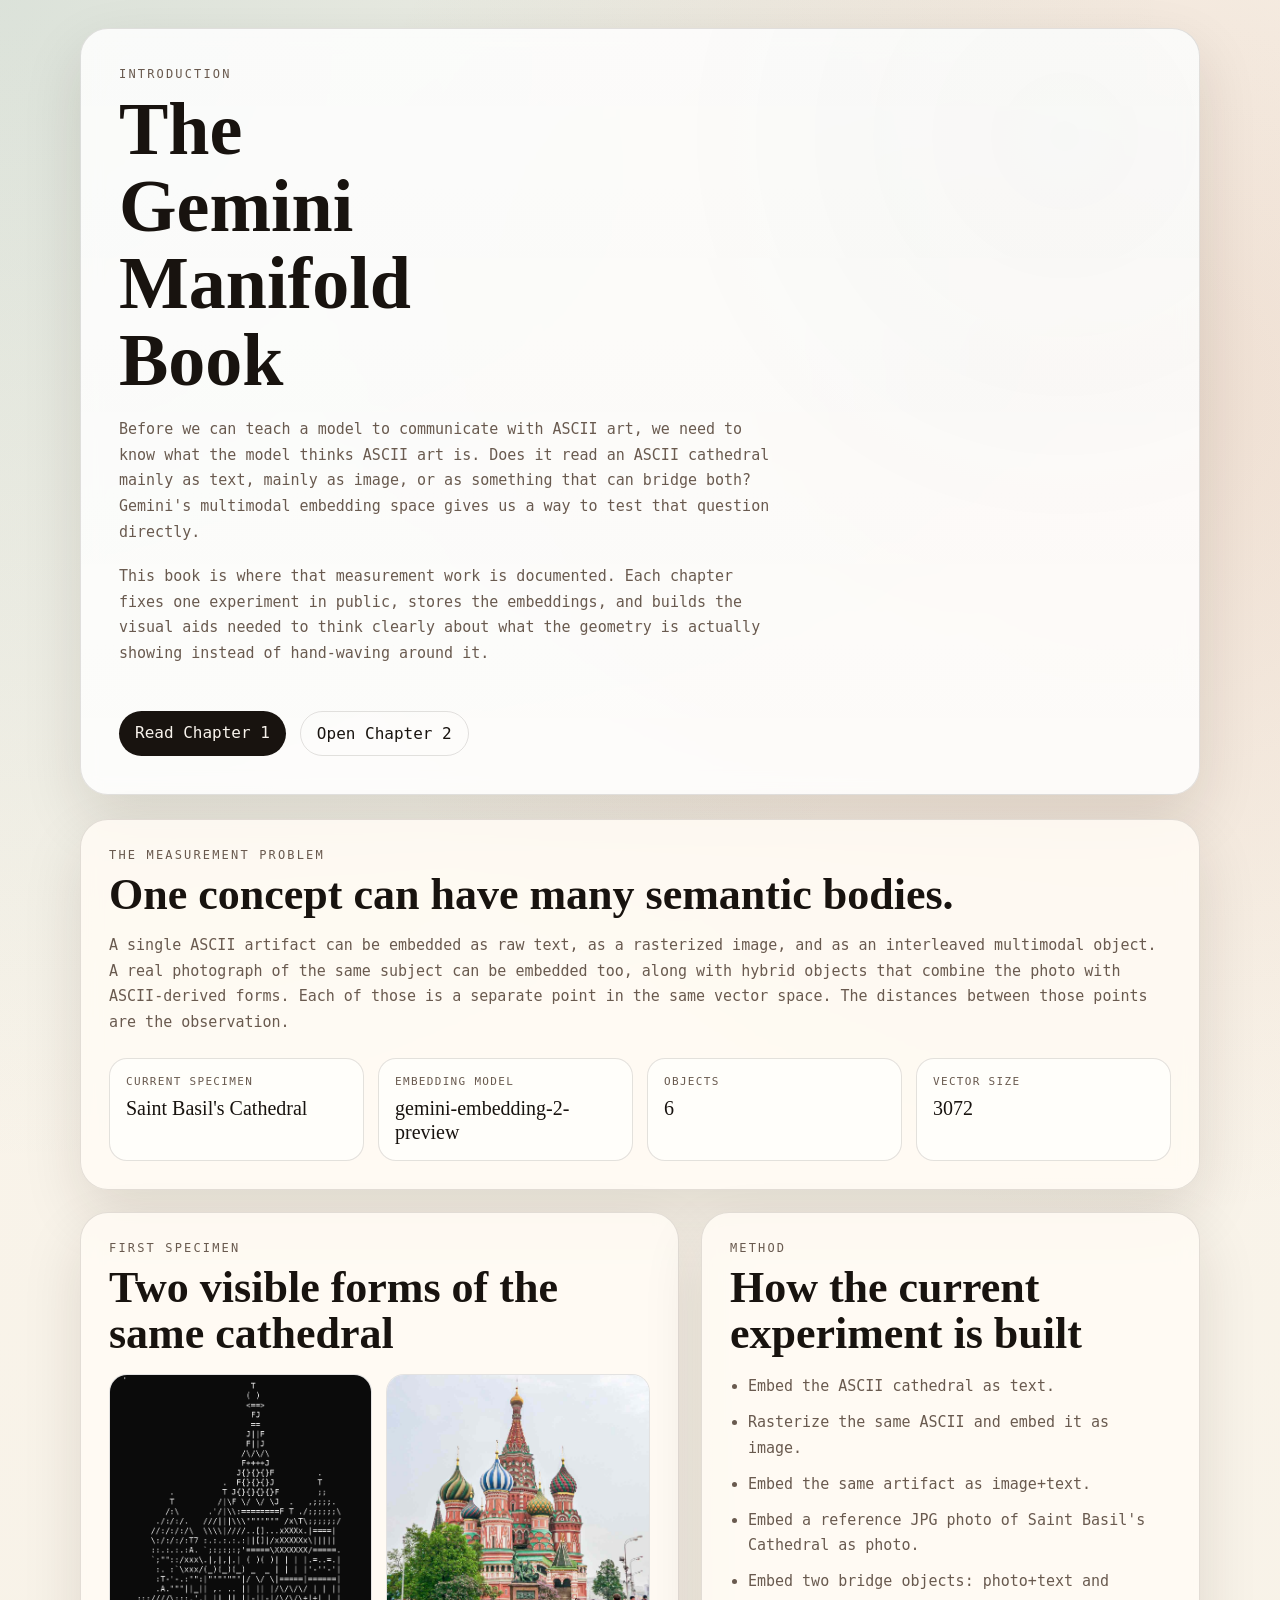
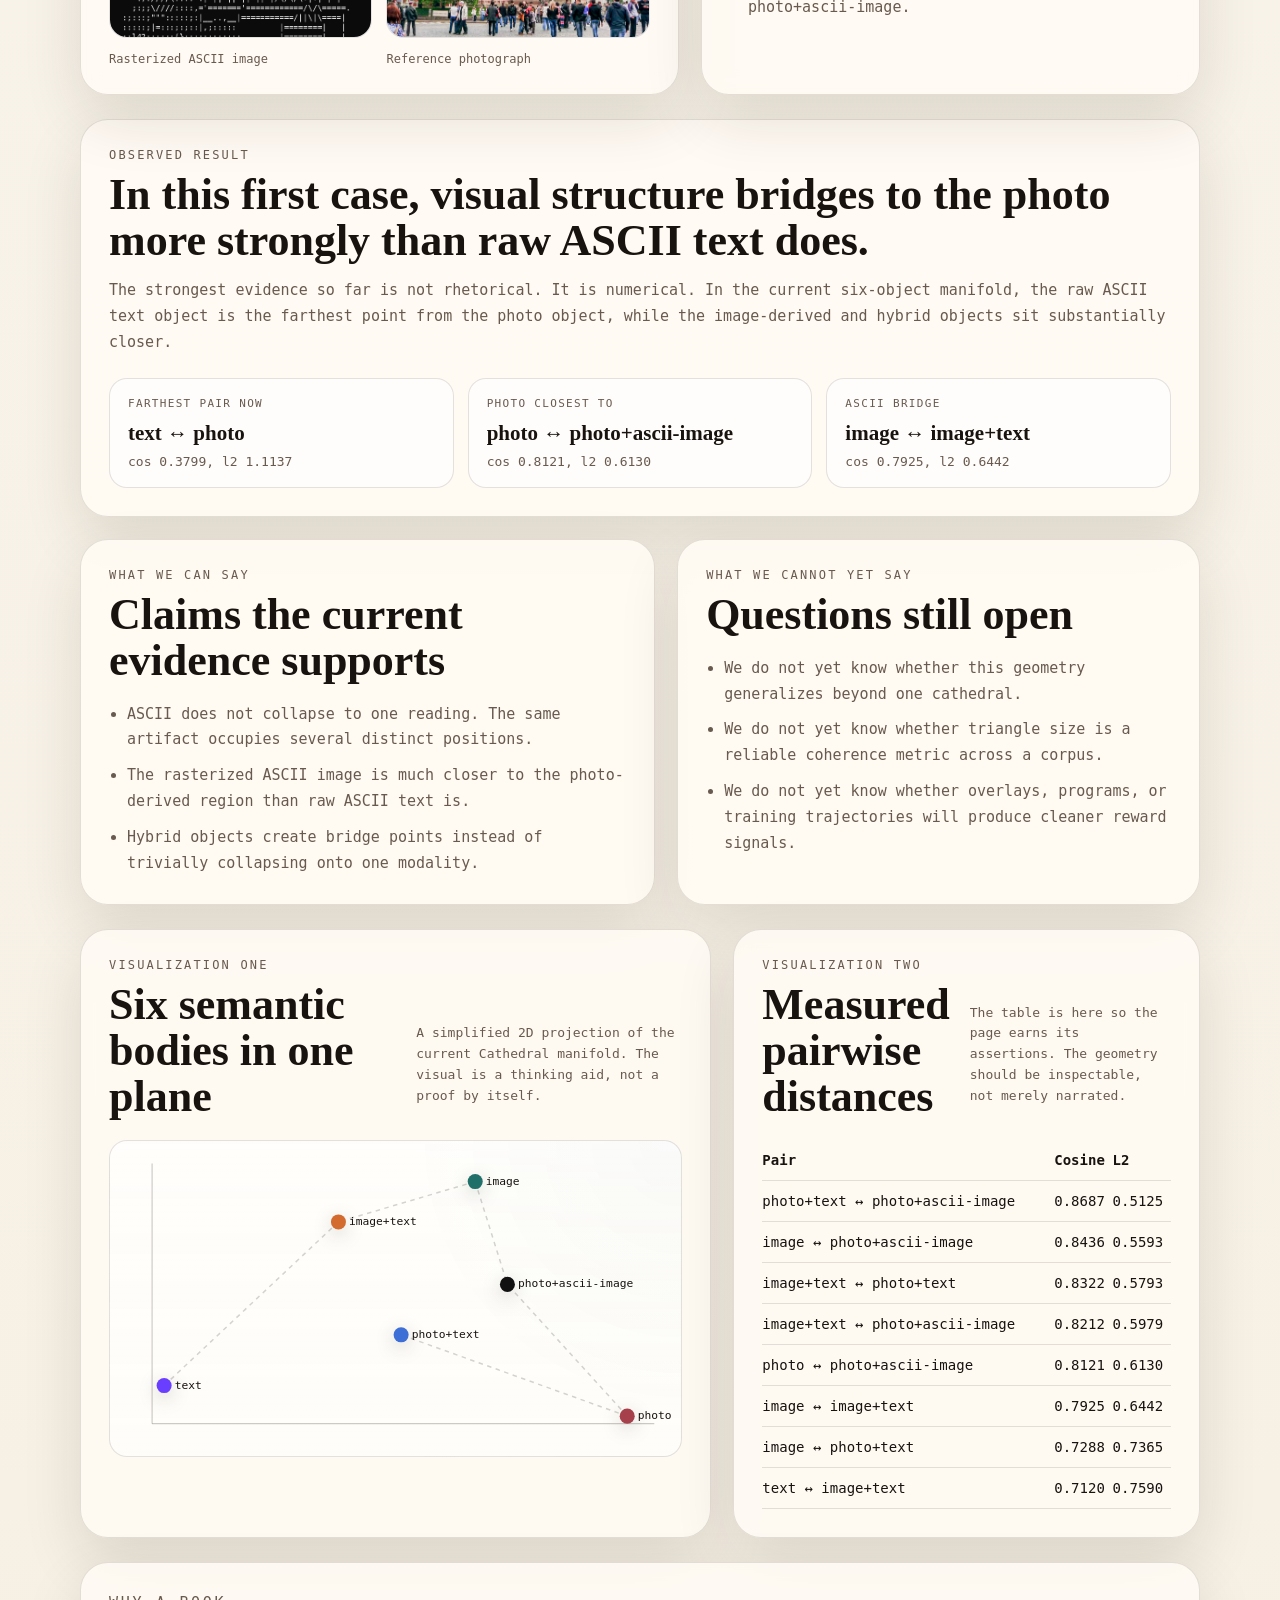
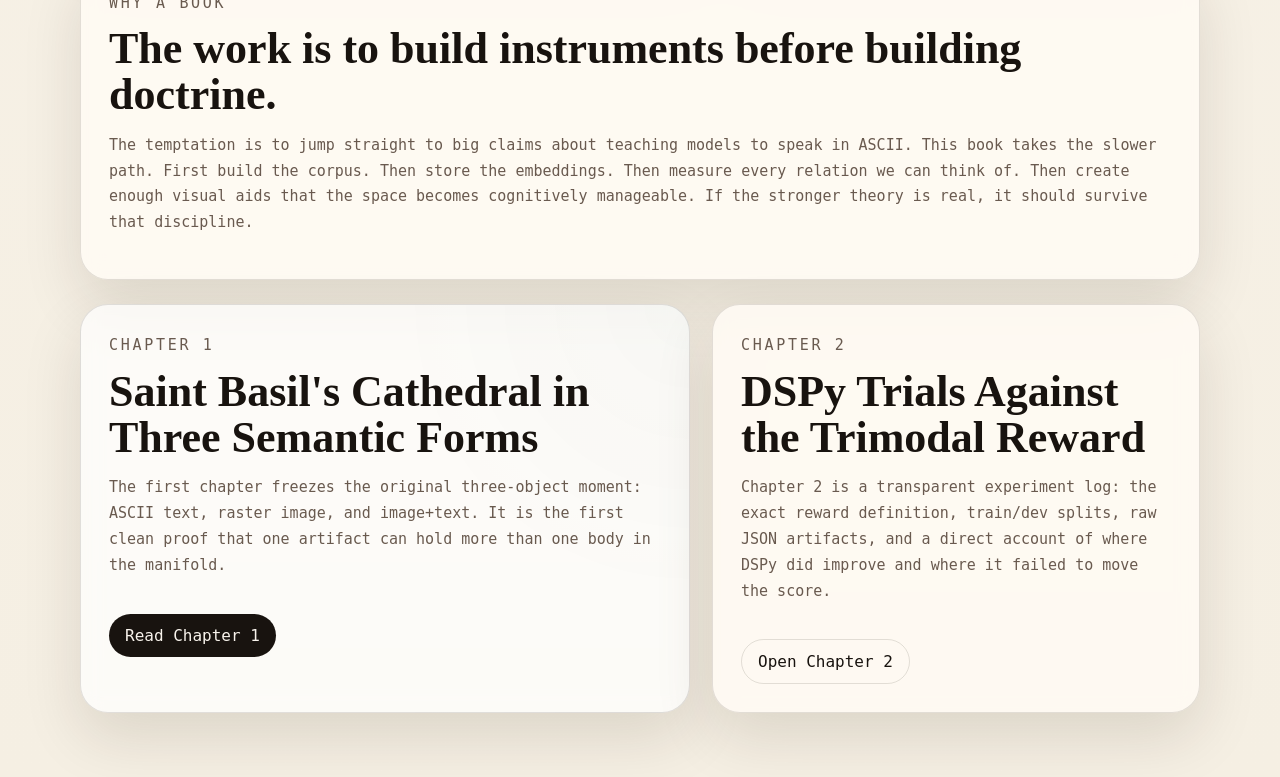
<file: frontend/index.html>
<!DOCTYPE html>
<html lang="en">
<head>
  <meta charset="UTF-8">
  <meta name="viewport" content="width=device-width, initial-scale=1.0">
  <title>The Gemini Manifold Book</title>
  <link rel="stylesheet" href="./book.css">
</head>
<body data-intro="./assets/intro_snapshot.json">
  <main class="page">
    <section class="hero hero-intro">
      <p class="eyebrow">Introduction</p>
      <h1>The Gemini Manifold Book</h1>
      <p class="lede">
        Before we can teach a model to communicate with ASCII art, we need to know what the model thinks ASCII art is. Does it read
        an ASCII cathedral mainly as text, mainly as image, or as something that can bridge both? Gemini's multimodal embedding space
        gives us a way to test that question directly.
      </p>
      <p class="lede">
        This book is where that measurement work is documented. Each chapter fixes one experiment in public, stores the embeddings,
        and builds the visual aids needed to think clearly about what the geometry is actually showing instead of hand-waving around it.
      </p>
      <div class="hero-actions">
        <a class="chapter-link" href="./chapter-1/">Read Chapter 1</a>
        <a class="chapter-link secondary" href="./chapter-2/">Open Chapter 2</a>
      </div>
    </section>

    <section class="instrument-grid">
      <article class="instrument-card wide">
        <p class="eyebrow">The Measurement Problem</p>
        <h2>One concept can have many semantic bodies.</h2>
        <p class="body-copy">
          A single ASCII artifact can be embedded as raw text, as a rasterized image, and as an interleaved multimodal object. A real
          photograph of the same subject can be embedded too, along with hybrid objects that combine the photo with ASCII-derived forms.
          Each of those is a separate point in the same vector space. The distances between those points are the observation.
        </p>
        <div class="metric-row">
          <div class="metric-tile">
            <span class="metric-label">Current Specimen</span>
            <span class="metric-value">Saint Basil's Cathedral</span>
          </div>
          <div class="metric-tile">
            <span class="metric-label">Embedding Model</span>
            <span class="metric-value" id="metric-model">gemini-embedding-2-preview</span>
          </div>
          <div class="metric-tile">
            <span class="metric-label">Objects</span>
            <span class="metric-value" id="metric-objects">6</span>
          </div>
          <div class="metric-tile">
            <span class="metric-label">Vector Size</span>
            <span class="metric-value" id="metric-dims">3072</span>
          </div>
        </div>
      </article>

      <article class="instrument-card">
        <p class="eyebrow">First Specimen</p>
        <h2>Two visible forms of the same cathedral</h2>
        <div class="specimen-grid">
          <figure class="specimen-figure">
            <img src="./assets/saint_basil_cathedral.png" alt="Rasterized ASCII art of Saint Basil's Cathedral">
            <figcaption>Rasterized ASCII image</figcaption>
          </figure>
          <figure class="specimen-figure">
            <img src="./assets/saint_basil_cathedral_reference.jpg" alt="Reference photograph of Saint Basil's Cathedral">
            <figcaption>Reference photograph</figcaption>
          </figure>
        </div>
      </article>

      <article class="instrument-card">
        <p class="eyebrow">Method</p>
        <h2>How the current experiment is built</h2>
        <ul class="idea-list">
          <li>Embed the ASCII cathedral as <code>text</code>.</li>
          <li>Rasterize the same ASCII and embed it as <code>image</code>.</li>
          <li>Embed the same artifact as <code>image+text</code>.</li>
          <li>Embed a reference JPG photo of Saint Basil's Cathedral as <code>photo</code>.</li>
          <li>Embed two bridge objects: <code>photo+text</code> and <code>photo+ascii-image</code>.</li>
        </ul>
      </article>
    </section>

    <section class="evidence-grid">
      <article class="evidence-card wide">
        <p class="eyebrow">Observed Result</p>
        <h2>In this first case, visual structure bridges to the photo more strongly than raw ASCII text does.</h2>
        <p class="body-copy">
          The strongest evidence so far is not rhetorical. It is numerical. In the current six-object manifold, the raw ASCII
          <code>text</code> object is the farthest point from the <code>photo</code> object, while the image-derived and hybrid objects
          sit substantially closer.
        </p>
        <div class="observation-list">
          <div class="observation-item">
            <span class="obs-label">Farthest pair now</span>
            <strong id="obs-farthest-pair">text ↔ photo</strong>
            <span class="obs-meta" id="obs-farthest-meta">cos 0.3799, l2 1.1137</span>
          </div>
          <div class="observation-item">
            <span class="obs-label">Photo closest to</span>
            <strong id="obs-photo-nearest-pair">photo ↔ photo+ascii-image</strong>
            <span class="obs-meta" id="obs-photo-nearest-meta">cos 0.8121, l2 0.6130</span>
          </div>
          <div class="observation-item">
            <span class="obs-label">ASCII bridge</span>
            <strong id="obs-ascii-bridge-pair">image ↔ image+text</strong>
            <span class="obs-meta" id="obs-ascii-bridge-meta">cos 0.7925, l2 0.6442</span>
          </div>
        </div>
      </article>

      <article class="evidence-card">
        <p class="eyebrow">What We Can Say</p>
        <h2>Claims the current evidence supports</h2>
        <ul class="idea-list">
          <li>ASCII does not collapse to one reading. The same artifact occupies several distinct positions.</li>
          <li>The rasterized ASCII image is much closer to the photo-derived region than raw ASCII text is.</li>
          <li>Hybrid objects create bridge points instead of trivially collapsing onto one modality.</li>
        </ul>
      </article>

      <article class="evidence-card">
        <p class="eyebrow">What We Cannot Yet Say</p>
        <h2>Questions still open</h2>
        <ul class="idea-list">
          <li>We do not yet know whether this geometry generalizes beyond one cathedral.</li>
          <li>We do not yet know whether triangle size is a reliable coherence metric across a corpus.</li>
          <li>We do not yet know whether overlays, programs, or training trajectories will produce cleaner reward signals.</li>
        </ul>
      </article>
    </section>

    <section class="viz-grid">
      <article class="viz-card manifold-card">
        <div class="section-head">
          <div>
            <p class="eyebrow">Visualization One</p>
            <h2>Six semantic bodies in one plane</h2>
          </div>
          <p class="caption">A simplified 2D projection of the current Cathedral manifold. The visual is a thinking aid, not a proof by itself.</p>
        </div>
        <svg id="intro-plot" viewBox="0 0 760 420" preserveAspectRatio="xMidYMid meet"></svg>
      </article>

      <article class="viz-card">
        <div class="section-head">
          <div>
            <p class="eyebrow">Visualization Two</p>
            <h2>Measured pairwise distances</h2>
          </div>
          <p class="caption">The table is here so the page earns its assertions. The geometry should be inspectable, not merely narrated.</p>
        </div>
        <div class="pair-table-wrap">
          <table class="pair-table">
            <thead>
              <tr>
                <th>Pair</th>
                <th>Cosine</th>
                <th>L2</th>
              </tr>
            </thead>
            <tbody id="pair-table-body"></tbody>
          </table>
        </div>
      </article>
    </section>

    <section class="manifesto">
      <div class="manifesto-panel">
        <p class="eyebrow">Why A Book</p>
        <h2>The work is to build instruments before building doctrine.</h2>
        <p>
          The temptation is to jump straight to big claims about teaching models to speak in ASCII. This book takes the slower path.
          First build the corpus. Then store the embeddings. Then measure every relation we can think of. Then create enough visual aids
          that the space becomes cognitively manageable. If the stronger theory is real, it should survive that discipline.
        </p>
      </div>
    </section>

    <section class="library">
      <article class="chapter-card featured">
        <p class="eyebrow">Chapter 1</p>
        <h2>Saint Basil's Cathedral in Three Semantic Forms</h2>
        <p>
          The first chapter freezes the original three-object moment: ASCII text, raster image, and <code>image+text</code>. It is the
          first clean proof that one artifact can hold more than one body in the manifold.
        </p>
        <a class="chapter-link" href="./chapter-1/">Read Chapter 1</a>
      </article>

      <article class="chapter-card">
        <p class="eyebrow">Chapter 2</p>
        <h2>DSPy Trials Against the Trimodal Reward</h2>
        <p>
          Chapter 2 is a transparent experiment log: the exact reward definition, train/dev splits, raw JSON artifacts, and a direct
          account of where DSPy did improve and where it failed to move the score.
        </p>
        <a class="chapter-link secondary" href="./chapter-2/">Open Chapter 2</a>
      </article>
    </section>
  </main>

  <script src="./intro.js"></script>
</body>
</html>
</file>
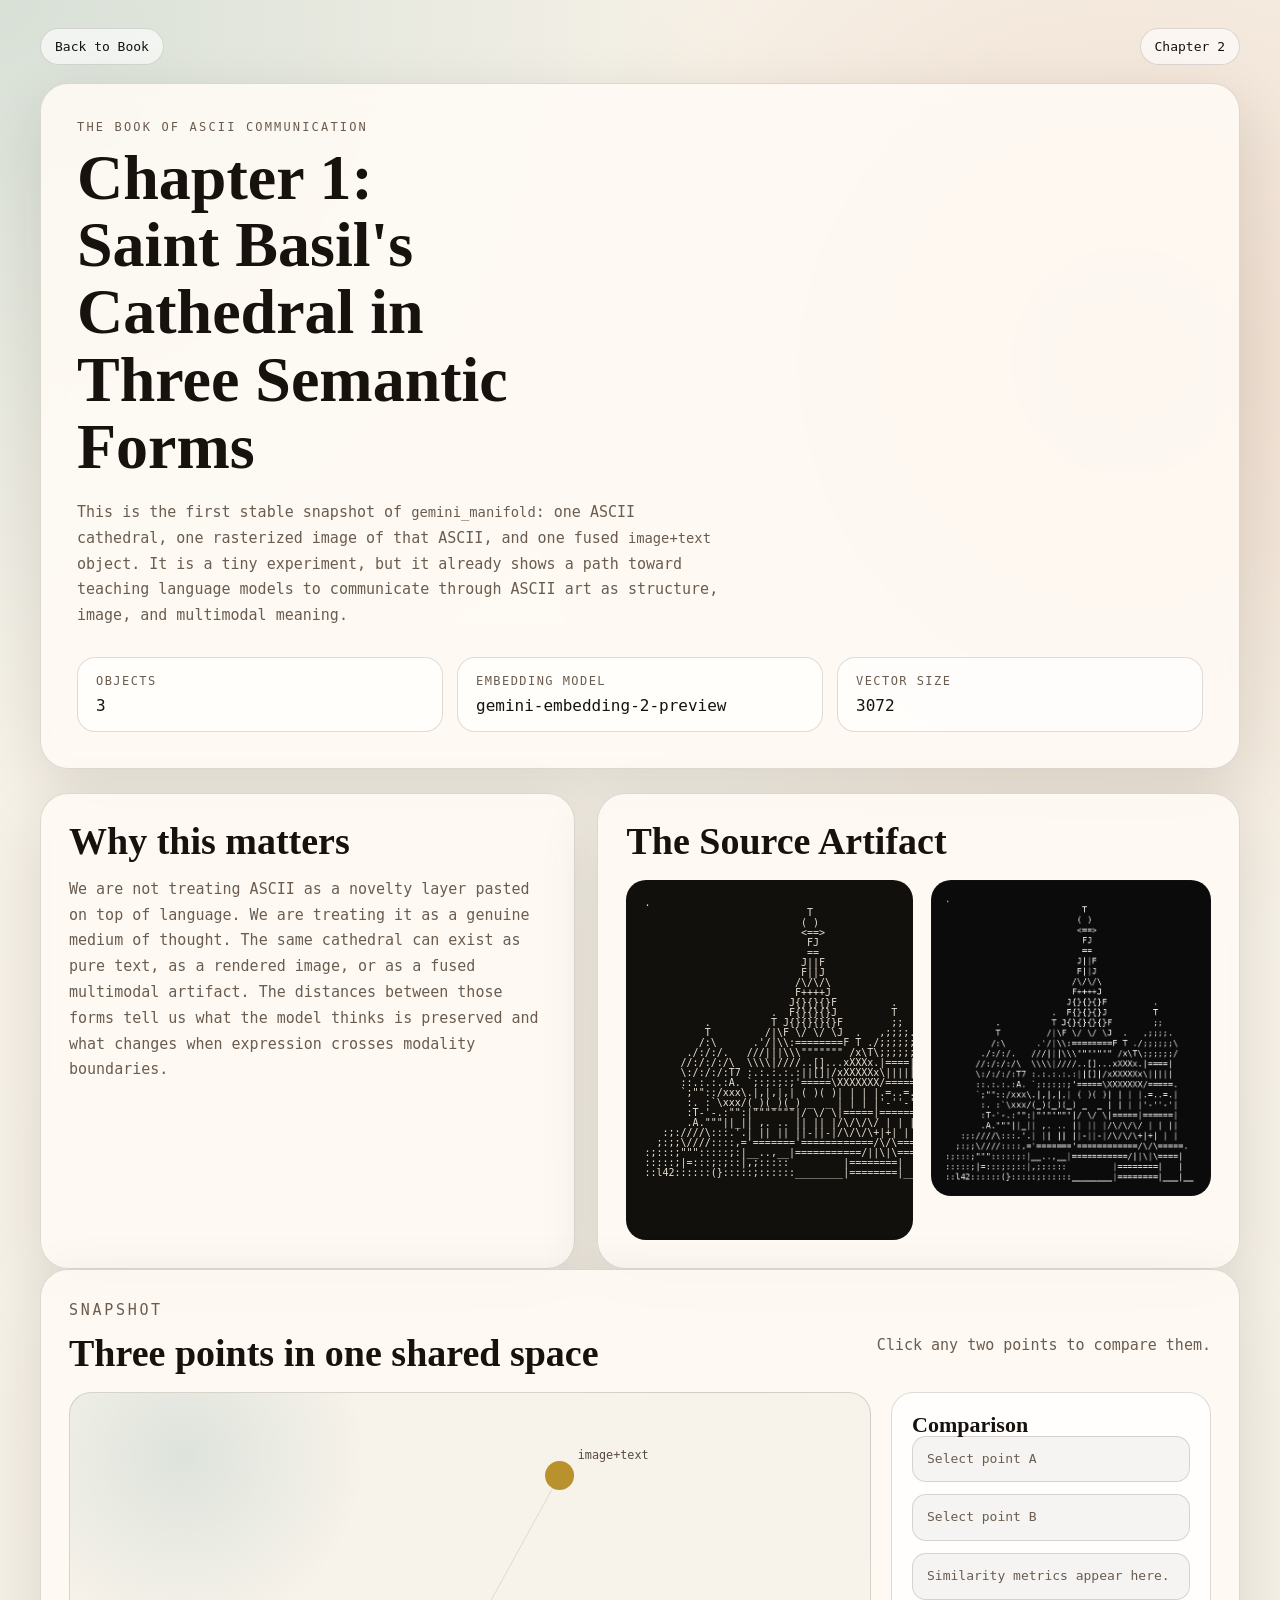
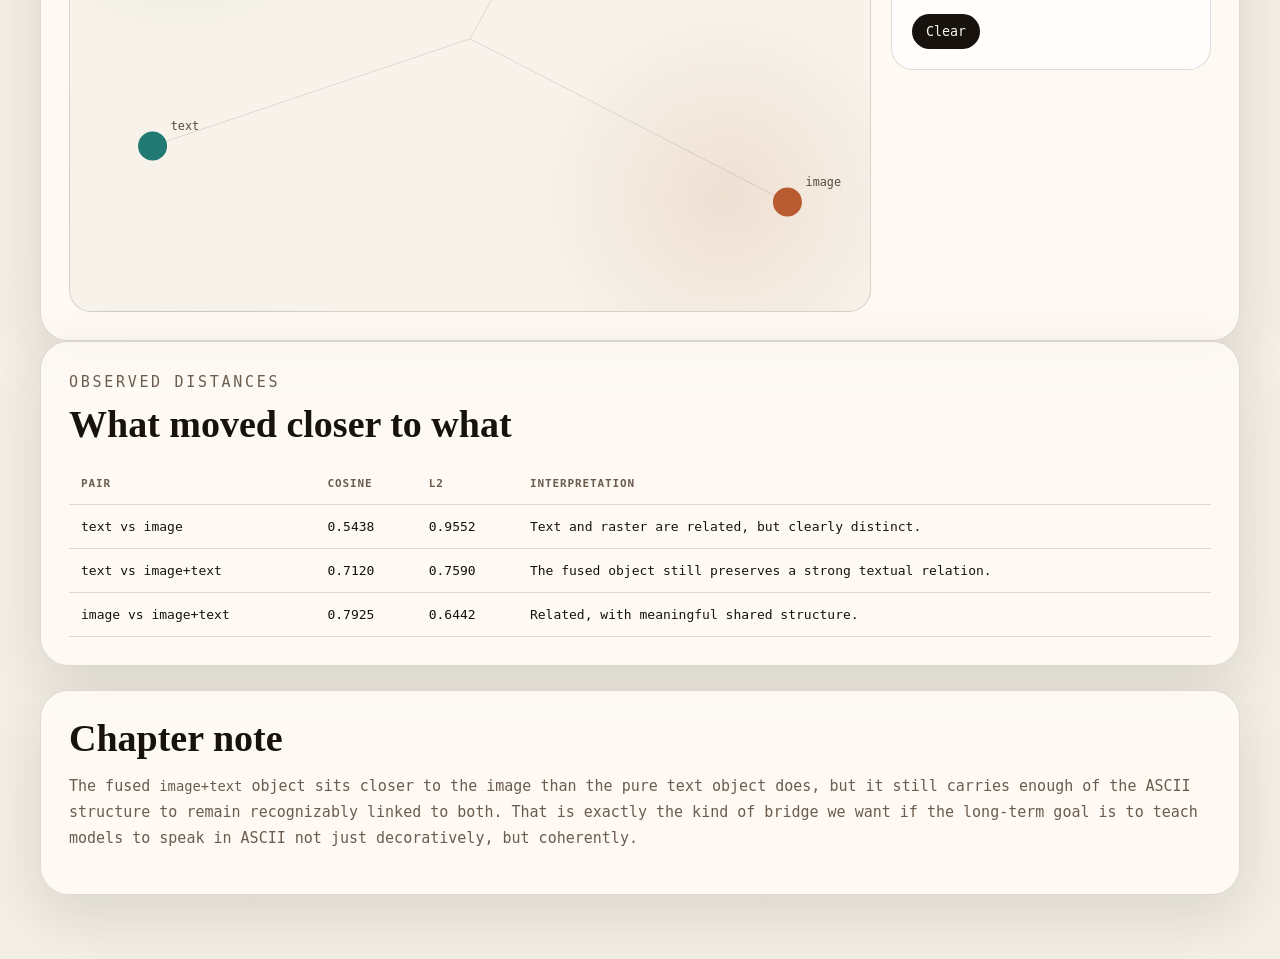
<file: frontend/chapter-1/index.html>
<!DOCTYPE html>
<html lang="en">
<head>
  <meta charset="UTF-8">
  <meta name="viewport" content="width=device-width, initial-scale=1.0">
  <title>Gemini Manifold: Chapter 1</title>
  <link rel="stylesheet" href="../styles.css">
</head>
<body
  data-snapshot="../assets/chapter1_snapshot.json"
  data-image="../assets/saint_basil_cathedral.png"
  data-home="../"
>
  <main class="page">
    <nav class="chapter-nav">
      <a href="../" class="back-link">Back to Book</a>
      <a href="../chapter-2/" class="next-link">Chapter 2</a>
    </nav>

    <section class="hero">
      <p class="eyebrow">The Book of ASCII Communication</p>
      <h1>Chapter 1: Saint Basil's Cathedral in Three Semantic Forms</h1>
      <p class="lede">
        This is the first stable snapshot of <code>gemini_manifold</code>: one ASCII cathedral, one rasterized image of that ASCII,
        and one fused <code>image+text</code> object. It is a tiny experiment, but it already shows a path toward teaching language
        models to communicate through ASCII art as structure, image, and multimodal meaning.
      </p>
      <div class="hero-metrics">
        <div class="metric">
          <span class="metric-label">Objects</span>
          <span class="metric-value" id="metric-count">3</span>
        </div>
        <div class="metric">
          <span class="metric-label">Embedding Model</span>
          <span class="metric-value">gemini-embedding-2-preview</span>
        </div>
        <div class="metric">
          <span class="metric-label">Vector Size</span>
          <span class="metric-value">3072</span>
        </div>
      </div>
    </section>

    <section class="chapter-grid">
      <article class="panel statement">
        <h2>Why this matters</h2>
        <p>
          We are not treating ASCII as a novelty layer pasted on top of language. We are treating it as a genuine medium of thought.
          The same cathedral can exist as pure text, as a rendered image, or as a fused multimodal artifact. The distances between
          those forms tell us what the model thinks is preserved and what changes when expression crosses modality boundaries.
        </p>
      </article>

      <article class="panel artifact">
        <h2>The Source Artifact</h2>
        <div class="artifact-layout">
          <pre id="ascii-art" class="ascii-frame"></pre>
          <img id="artifact-image" src="../assets/saint_basil_cathedral.png" alt="Rasterized Saint Basil's Cathedral ASCII art" class="artifact-image">
        </div>
      </article>
    </section>

    <section class="panel manifold">
      <div class="section-head">
        <div>
          <p class="eyebrow">Snapshot</p>
          <h2>Three points in one shared space</h2>
        </div>
        <p class="hint">Click any two points to compare them.</p>
      </div>

      <div class="manifold-layout">
        <div class="plot-wrap">
          <svg id="plot" viewBox="0 0 860 520" preserveAspectRatio="xMidYMid meet"></svg>
        </div>

        <aside class="compare-card">
          <h3>Comparison</h3>
          <div class="slot" id="slot-a">Select point A</div>
          <div class="slot" id="slot-b">Select point B</div>
          <div class="compare-metrics" id="compare-metrics">Similarity metrics appear here.</div>
          <button id="clear-selection" type="button">Clear</button>
        </aside>
      </div>
    </section>

    <section class="panel findings">
      <div class="section-head">
        <div>
          <p class="eyebrow">Observed Distances</p>
          <h2>What moved closer to what</h2>
        </div>
      </div>
      <div class="table-wrap">
        <table>
          <thead>
            <tr>
              <th>Pair</th>
              <th>Cosine</th>
              <th>L2</th>
              <th>Interpretation</th>
            </tr>
          </thead>
          <tbody id="pair-table"></tbody>
        </table>
      </div>
    </section>

    <section class="panel coda">
      <h2>Chapter note</h2>
      <p>
        The fused <code>image+text</code> object sits closer to the image than the pure text object does, but it still carries enough
        of the ASCII structure to remain recognizably linked to both. That is exactly the kind of bridge we want if the long-term goal
        is to teach models to speak in ASCII not just decoratively, but coherently.
      </p>
    </section>
  </main>

  <script src="../app.js"></script>
</body>
</html>
</file>
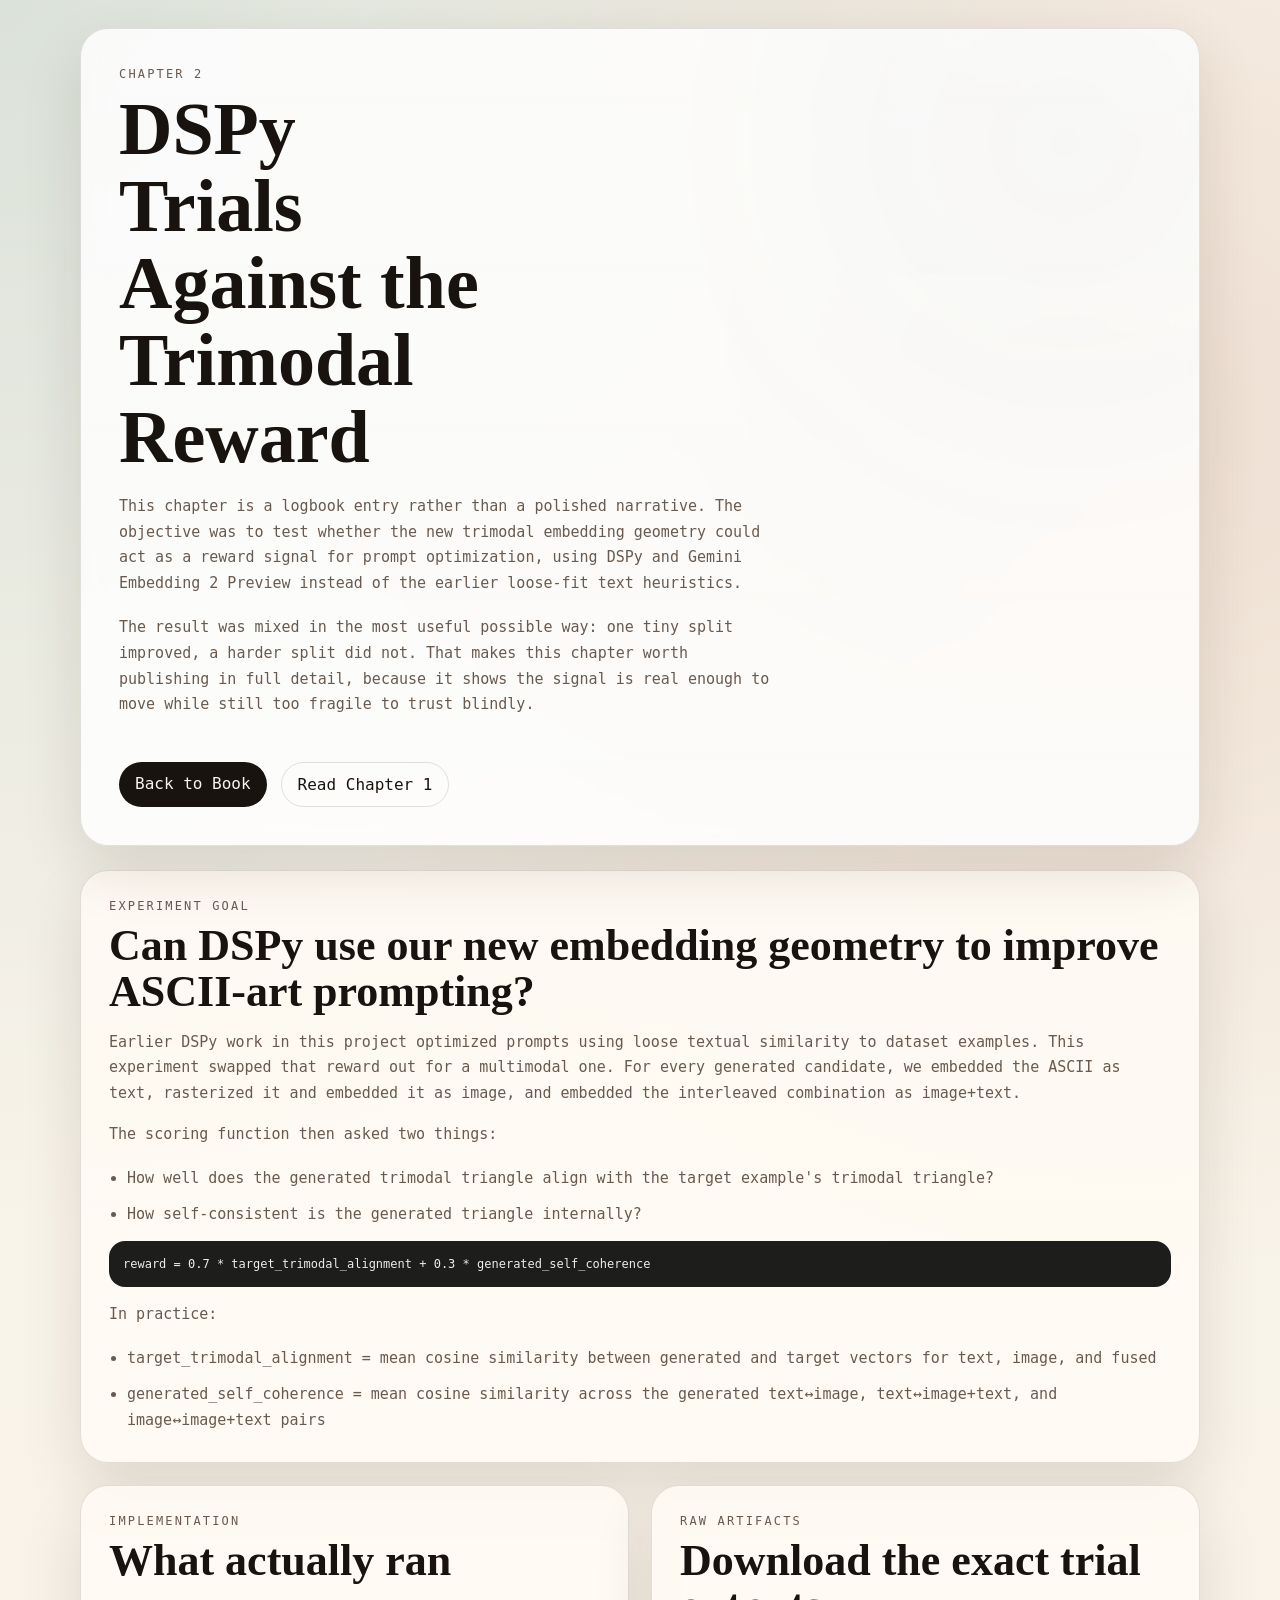
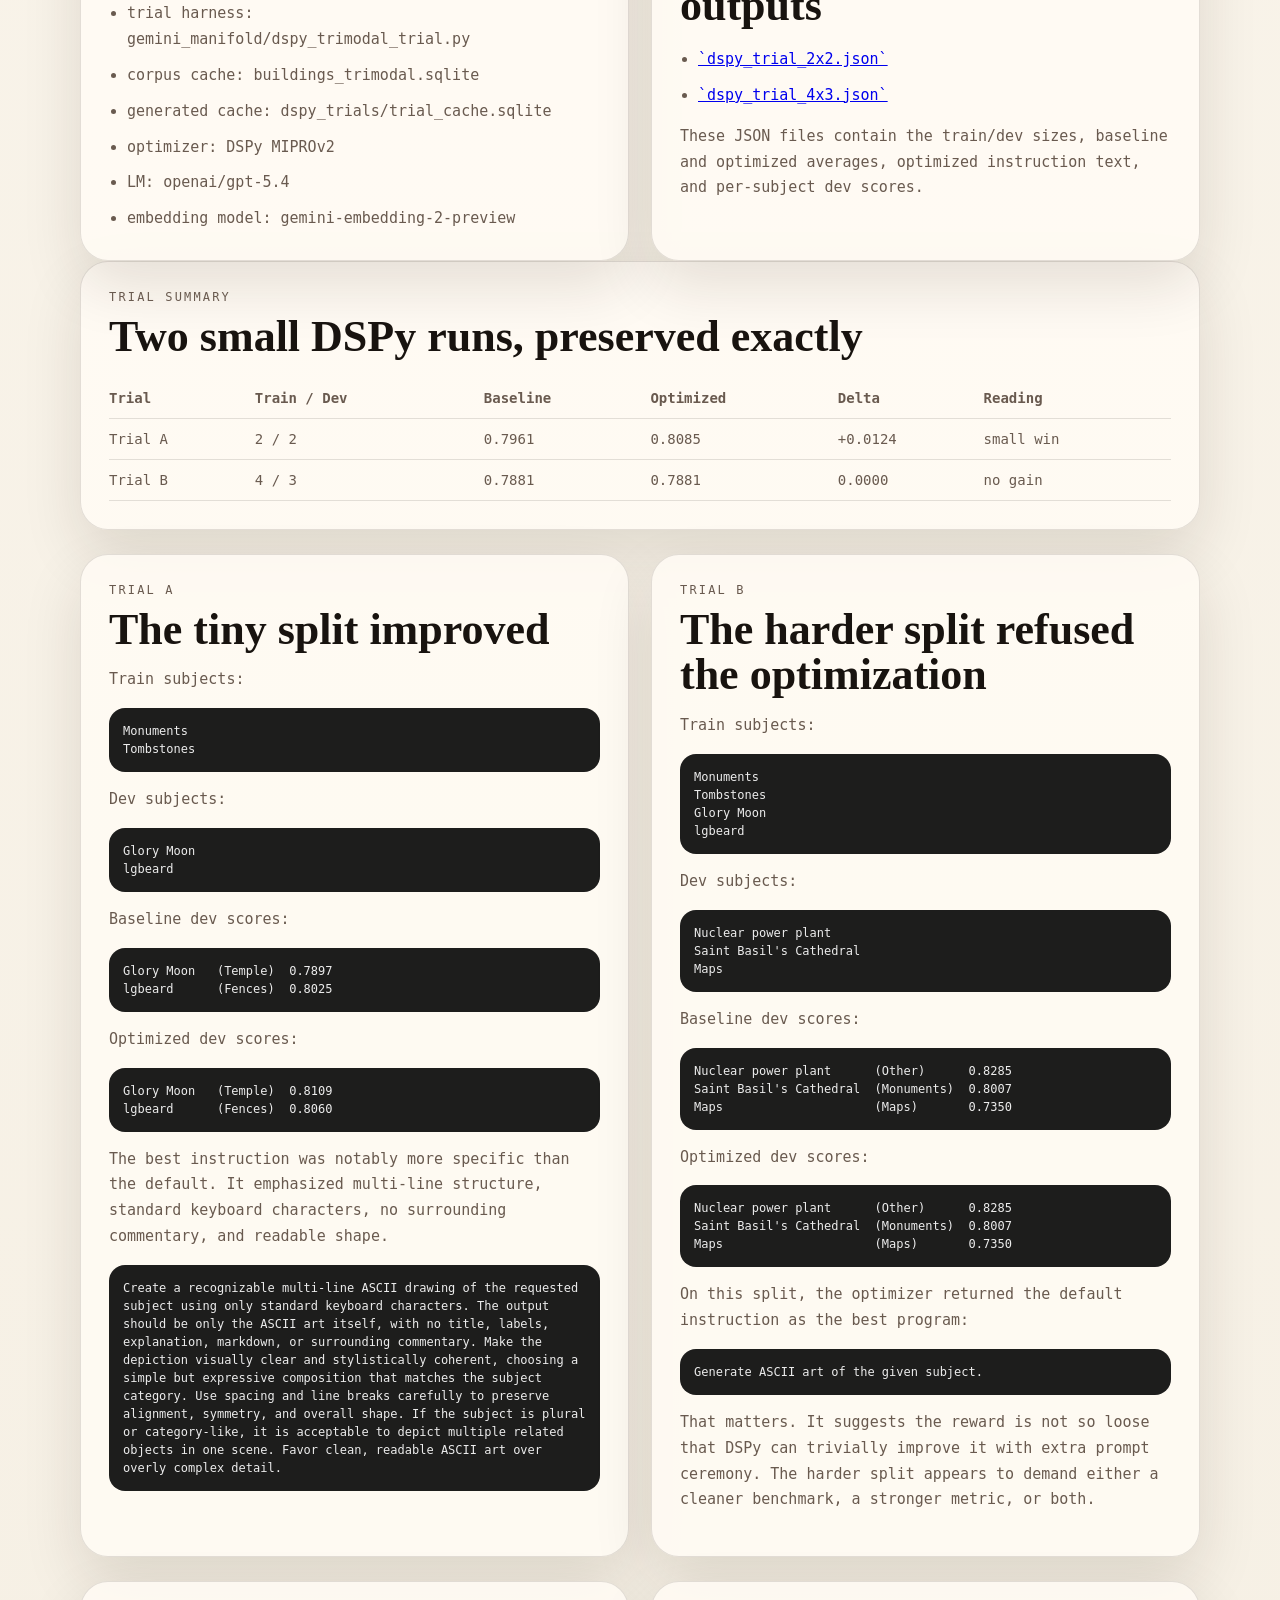
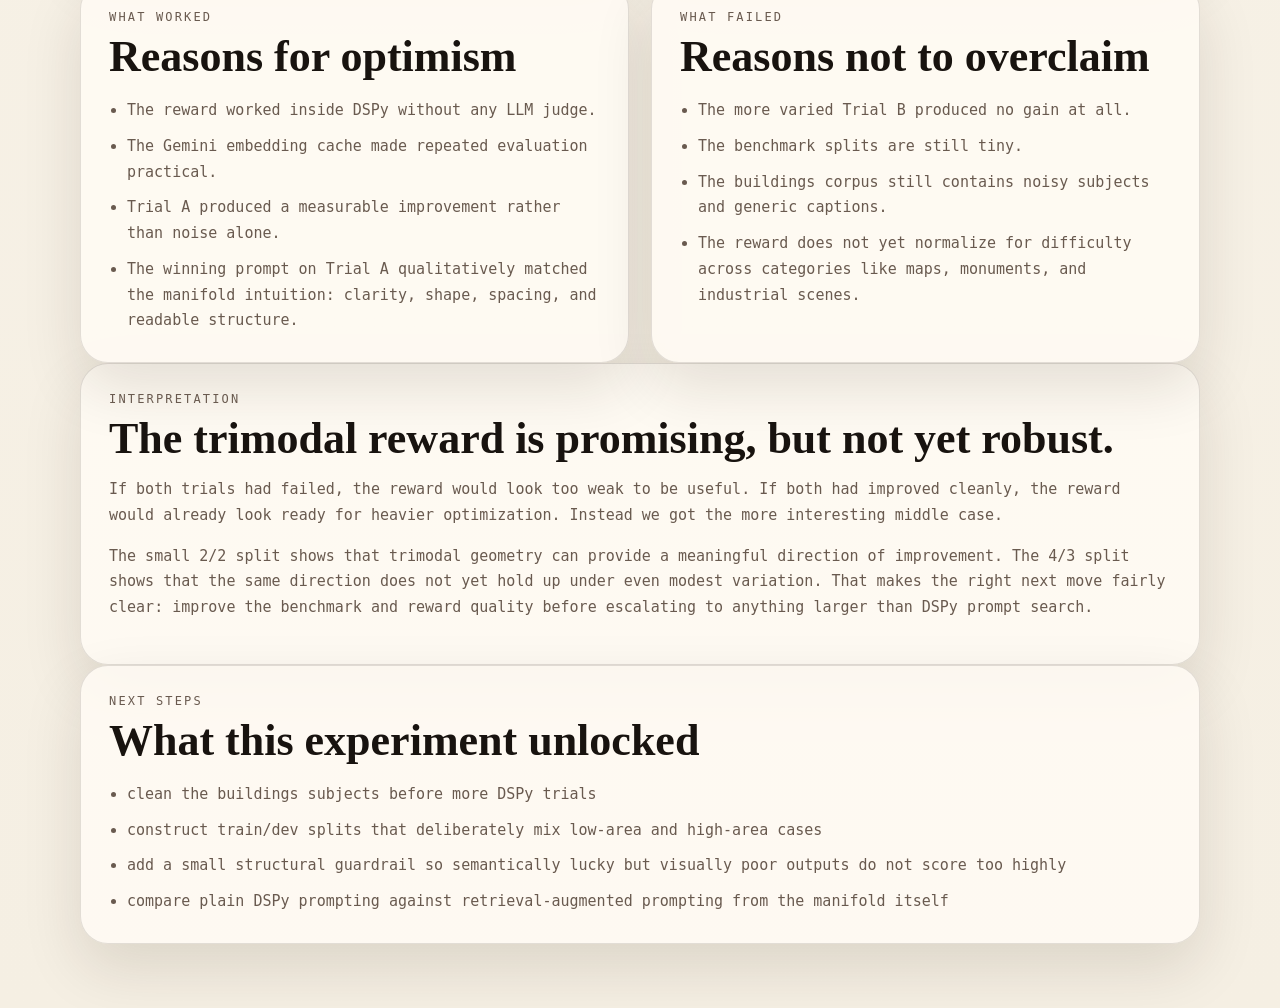
<file: frontend/chapter-2/index.html>
<!DOCTYPE html>
<html lang="en">
<head>
  <meta charset="UTF-8">
  <meta name="viewport" content="width=device-width, initial-scale=1.0">
  <title>The Gemini Manifold Book: Chapter 2</title>
  <link rel="stylesheet" href="../book.css">
</head>
<body>
  <main class="page">
    <section class="hero hero-intro">
      <p class="eyebrow">Chapter 2</p>
      <h1>DSPy Trials Against the Trimodal Reward</h1>
      <p class="lede">
        This chapter is a logbook entry rather than a polished narrative. The objective was to test whether the new trimodal embedding
        geometry could act as a reward signal for prompt optimization, using DSPy and Gemini Embedding 2 Preview instead of the earlier
        loose-fit text heuristics.
      </p>
      <p class="lede">
        The result was mixed in the most useful possible way: one tiny split improved, a harder split did not. That makes this chapter
        worth publishing in full detail, because it shows the signal is real enough to move while still too fragile to trust blindly.
      </p>
      <div class="hero-actions">
        <a href="../index.html" class="chapter-link">Back to Book</a>
        <a href="../chapter-1/index.html" class="chapter-link secondary">Read Chapter 1</a>
      </div>
    </section>

    <section class="log-grid">
      <article class="log-panel wide">
        <p class="eyebrow">Experiment Goal</p>
        <h2>Can DSPy use our new embedding geometry to improve ASCII-art prompting?</h2>
        <p class="body-copy">
          Earlier DSPy work in this project optimized prompts using loose textual similarity to dataset examples. This experiment swapped
          that reward out for a multimodal one. For every generated candidate, we embedded the ASCII as <code>text</code>, rasterized it
          and embedded it as <code>image</code>, and embedded the interleaved combination as <code>image+text</code>.
        </p>
        <p class="body-copy">
          The scoring function then asked two things:
        </p>
        <ul class="idea-list">
          <li>How well does the generated trimodal triangle align with the target example's trimodal triangle?</li>
          <li>How self-consistent is the generated triangle internally?</li>
        </ul>
        <pre class="mono-block">reward = 0.7 * target_trimodal_alignment + 0.3 * generated_self_coherence</pre>
        <p class="body-copy">
          In practice:
        </p>
        <ul class="idea-list">
          <li><code>target_trimodal_alignment</code> = mean cosine similarity between generated and target vectors for text, image, and fused</li>
          <li><code>generated_self_coherence</code> = mean cosine similarity across the generated text↔image, text↔image+text, and image↔image+text pairs</li>
        </ul>
      </article>

      <article class="log-panel">
        <p class="eyebrow">Implementation</p>
        <h2>What actually ran</h2>
        <ul class="idea-list">
          <li>trial harness: <code>gemini_manifold/dspy_trimodal_trial.py</code></li>
          <li>corpus cache: <code>buildings_trimodal.sqlite</code></li>
          <li>generated cache: <code>dspy_trials/trial_cache.sqlite</code></li>
          <li>optimizer: <code>DSPy MIPROv2</code></li>
          <li>LM: <code>openai/gpt-5.4</code></li>
          <li>embedding model: <code>gemini-embedding-2-preview</code></li>
        </ul>
      </article>

      <article class="log-panel">
        <p class="eyebrow">Raw Artifacts</p>
        <h2>Download the exact trial outputs</h2>
        <ul class="idea-list">
          <li><a href="../assets/dspy_trial_2x2.json">`dspy_trial_2x2.json`</a></li>
          <li><a href="../assets/dspy_trial_4x3.json">`dspy_trial_4x3.json`</a></li>
        </ul>
        <p class="body-copy">
          These JSON files contain the train/dev sizes, baseline and optimized averages, optimized instruction text, and per-subject dev scores.
        </p>
      </article>
    </section>

    <section class="log-panel">
      <p class="eyebrow">Trial Summary</p>
      <h2>Two small DSPy runs, preserved exactly</h2>
      <table class="summary-table">
        <thead>
          <tr>
            <th>Trial</th>
            <th>Train / Dev</th>
            <th>Baseline</th>
            <th>Optimized</th>
            <th>Delta</th>
            <th>Reading</th>
          </tr>
        </thead>
        <tbody>
          <tr>
            <td>Trial A</td>
            <td>2 / 2</td>
            <td>0.7961</td>
            <td>0.8085</td>
            <td>+0.0124</td>
            <td>small win</td>
          </tr>
          <tr>
            <td>Trial B</td>
            <td>4 / 3</td>
            <td>0.7881</td>
            <td>0.7881</td>
            <td>0.0000</td>
            <td>no gain</td>
          </tr>
        </tbody>
      </table>
    </section>

    <section class="log-grid">
      <article class="log-panel">
        <p class="eyebrow">Trial A</p>
        <h2>The tiny split improved</h2>
        <p class="body-copy">Train subjects:</p>
        <pre class="mono-block">Monuments
Tombstones</pre>
        <p class="body-copy">Dev subjects:</p>
        <pre class="mono-block">Glory Moon
lgbeard</pre>
        <p class="body-copy">Baseline dev scores:</p>
        <pre class="mono-block">Glory Moon   (Temple)  0.7897
lgbeard      (Fences)  0.8025</pre>
        <p class="body-copy">Optimized dev scores:</p>
        <pre class="mono-block">Glory Moon   (Temple)  0.8109
lgbeard      (Fences)  0.8060</pre>
        <p class="body-copy">
          The best instruction was notably more specific than the default. It emphasized multi-line structure, standard keyboard
          characters, no surrounding commentary, and readable shape.
        </p>
        <pre class="mono-block">Create a recognizable multi-line ASCII drawing of the requested subject using only standard keyboard characters. The output should be only the ASCII art itself, with no title, labels, explanation, markdown, or surrounding commentary. Make the depiction visually clear and stylistically coherent, choosing a simple but expressive composition that matches the subject category. Use spacing and line breaks carefully to preserve alignment, symmetry, and overall shape. If the subject is plural or category-like, it is acceptable to depict multiple related objects in one scene. Favor clean, readable ASCII art over overly complex detail.</pre>
      </article>

      <article class="log-panel">
        <p class="eyebrow">Trial B</p>
        <h2>The harder split refused the optimization</h2>
        <p class="body-copy">Train subjects:</p>
        <pre class="mono-block">Monuments
Tombstones
Glory Moon
lgbeard</pre>
        <p class="body-copy">Dev subjects:</p>
        <pre class="mono-block">Nuclear power plant
Saint Basil's Cathedral
Maps</pre>
        <p class="body-copy">Baseline dev scores:</p>
        <pre class="mono-block">Nuclear power plant      (Other)      0.8285
Saint Basil's Cathedral  (Monuments)  0.8007
Maps                     (Maps)       0.7350</pre>
        <p class="body-copy">Optimized dev scores:</p>
        <pre class="mono-block">Nuclear power plant      (Other)      0.8285
Saint Basil's Cathedral  (Monuments)  0.8007
Maps                     (Maps)       0.7350</pre>
        <p class="body-copy">
          On this split, the optimizer returned the default instruction as the best program:
        </p>
        <pre class="mono-block">Generate ASCII art of the given subject.</pre>
        <p class="body-copy">
          That matters. It suggests the reward is not so loose that DSPy can trivially improve it with extra prompt ceremony. The harder
          split appears to demand either a cleaner benchmark, a stronger metric, or both.
        </p>
      </article>
    </section>

    <section class="log-grid">
      <article class="log-panel">
        <p class="eyebrow">What Worked</p>
        <h2>Reasons for optimism</h2>
        <ul class="idea-list">
          <li>The reward worked inside DSPy without any LLM judge.</li>
          <li>The Gemini embedding cache made repeated evaluation practical.</li>
          <li>Trial A produced a measurable improvement rather than noise alone.</li>
          <li>The winning prompt on Trial A qualitatively matched the manifold intuition: clarity, shape, spacing, and readable structure.</li>
        </ul>
      </article>

      <article class="log-panel">
        <p class="eyebrow">What Failed</p>
        <h2>Reasons not to overclaim</h2>
        <ul class="idea-list">
          <li>The more varied Trial B produced no gain at all.</li>
          <li>The benchmark splits are still tiny.</li>
          <li>The buildings corpus still contains noisy subjects and generic captions.</li>
          <li>The reward does not yet normalize for difficulty across categories like maps, monuments, and industrial scenes.</li>
        </ul>
      </article>
    </section>

    <section class="log-panel">
      <p class="eyebrow">Interpretation</p>
      <h2>The trimodal reward is promising, but not yet robust.</h2>
      <p class="body-copy">
        If both trials had failed, the reward would look too weak to be useful. If both had improved cleanly, the reward would already
        look ready for heavier optimization. Instead we got the more interesting middle case.
      </p>
      <p class="body-copy">
        The small 2/2 split shows that trimodal geometry can provide a meaningful direction of improvement. The 4/3 split shows that the
        same direction does not yet hold up under even modest variation. That makes the right next move fairly clear: improve the benchmark
        and reward quality before escalating to anything larger than DSPy prompt search.
      </p>
    </section>

    <section class="log-panel">
      <p class="eyebrow">Next Steps</p>
      <h2>What this experiment unlocked</h2>
      <ul class="idea-list">
        <li>clean the buildings subjects before more DSPy trials</li>
        <li>construct train/dev splits that deliberately mix low-area and high-area cases</li>
        <li>add a small structural guardrail so semantically lucky but visually poor outputs do not score too highly</li>
        <li>compare plain DSPy prompting against retrieval-augmented prompting from the manifold itself</li>
      </ul>
    </section>
  </main>
</body>
</html>
</file>
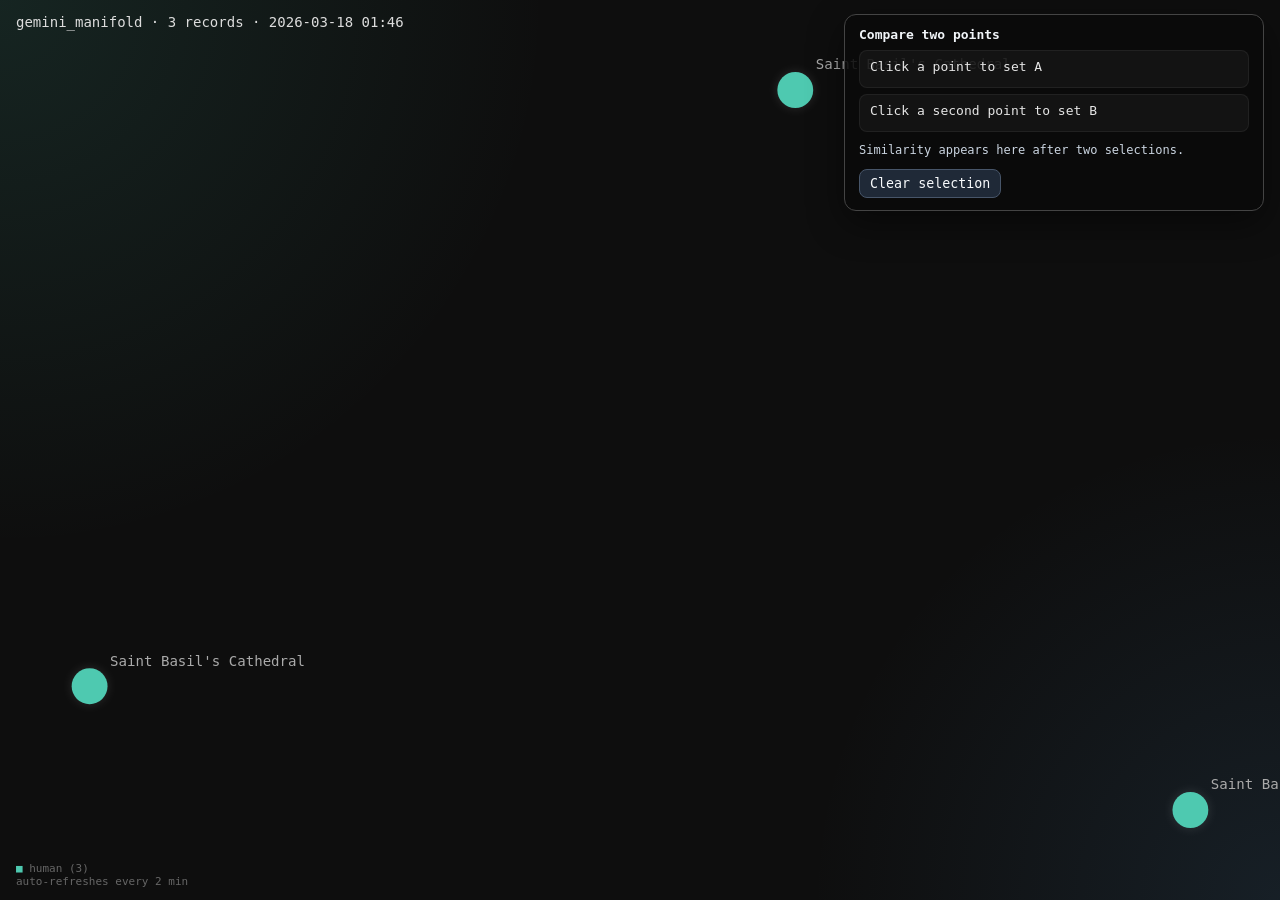
<file: frontend/assets/raw_gallery_snapshot.html>
<!DOCTYPE html>
<html lang="en">
<head>
  <meta charset="UTF-8">
  <meta http-equiv="refresh" content="120">
  <title>gemini_manifold gallery</title>
  <style>
    * { box-sizing: border-box; margin: 0; padding: 0; }
    body {
      background:
        radial-gradient(circle at top left, rgba(78,201,176,0.12), transparent 35%),
        radial-gradient(circle at bottom right, rgba(86,156,214,0.12), transparent 30%),
        #0e0e0e;
      color: #ddd;
      font-family: monospace;
      overflow: hidden;
    }
    #wrap { width: 100vw; height: 100vh; position: relative; }
    #title {
      position: absolute; left: 16px; top: 14px; z-index: 3;
      font-size: 14px; color: #ddd;
    }
    #info {
      position: absolute; left: 16px; bottom: 12px; z-index: 3;
      font-size: 11px; color: #666; max-width: 70vw;
    }
    svg {
      width: 100vw; height: 100vh; display: block;
    }
    .point {
      cursor: pointer;
      filter: drop-shadow(0 0 4px rgba(255,255,255,0.12));
    }
    #tooltip {
      position: fixed;
      z-index: 5;
      display: none;
      pointer-events: none;
      background: rgba(10, 10, 10, 0.96);
      border: 1px solid #444;
      border-radius: 10px;
      padding: 12px 14px;
      color: #eaeaea;
      max-width: min(820px, 92vw);
      max-height: 78vh;
      overflow: auto;
      box-shadow: 0 12px 36px rgba(0,0,0,0.55);
    }
    #tooltip pre {
      font-family: monospace;
      font-size: 10px;
      line-height: 1.0;
      white-space: pre;
      margin-top: 8px;
    }
    .label {
      font-size: 11px;
      fill: #aaa;
    }
    #compare {
      position: absolute;
      right: 16px;
      top: 14px;
      z-index: 4;
      width: min(420px, 34vw);
      background: rgba(10, 10, 10, 0.88);
      border: 1px solid #444;
      border-radius: 12px;
      padding: 12px 14px;
      color: #e6e6e6;
      box-shadow: 0 12px 36px rgba(0,0,0,0.45);
    }
    #compare h2 {
      font-size: 13px;
      margin-bottom: 8px;
      color: #f1f5f9;
    }
    .slot {
      margin-top: 6px;
      padding: 8px 10px;
      border-radius: 8px;
      background: rgba(255,255,255,0.04);
      border: 1px solid rgba(255,255,255,0.06);
      min-height: 38px;
    }
    .slot b {
      display: block;
      margin-bottom: 2px;
    }
    #metrics {
      margin-top: 10px;
      font-size: 12px;
      line-height: 1.45;
      color: #cbd5e1;
    }
    #clearBtn {
      margin-top: 10px;
      background: #1f2937;
      color: #f8fafc;
      border: 1px solid #475569;
      border-radius: 8px;
      padding: 6px 10px;
      cursor: pointer;
      font-family: monospace;
    }
  </style>
</head>
<body>
  <div id="wrap">
    <div id="title">gemini_manifold · 3 records · 2026-03-18 01:46</div>
    <svg id="svg" viewBox="0 0 1000 700" preserveAspectRatio="none"></svg>
    <div id="compare">
      <h2>Compare two points</h2>
      <div class="slot" id="slotA">Click a point to set A</div>
      <div class="slot" id="slotB">Click a second point to set B</div>
      <div id="metrics">Similarity appears here after two selections.</div>
      <button id="clearBtn">Clear selection</button>
    </div>
    <div id="tooltip"></div>
    <div id="info"><span style="color:#4ec9b0">■</span> human (3)&nbsp;&nbsp; <br>auto-refreshes every 2 min</div>
  </div>
  <script>
    const points = [{"id": "15c74fe5100d15db25caef0b", "subject": "Saint Basil's Cathedral", "style": "hand-drawn ascii art", "source": "apehex", "provenance": "human", "kind": "text", "art": ".\n                           T\n                          ( )\n                          <==>\n                           FJ\n                           ==\n                          J||F\n                          F||J\n                         /\\/\\/\\\n                         F++++J\n                        J{}{}{}F         .\n                     .  F{}{}{}J         T\n          .          T J{}{}{}{}F        ;;\n          T         /|\\F \\/ \\/ \\J  .   ,;;;;.\n         /:\\      .'/|\\\\:========F T ./;;;;;;\\\n       ./:/:/.   ///|||\\\\\\\"\"\"\"\"\"\" /x\\T\\;;;;;;/\n      //:/:/:/\\  \\\\\\\\|////..[]...xXXXx.|====|\n      \\:/:/:/:T7 :.:.:.:.:||[]|/xXXXXXx\\|||||\n      ::.:.:.:A. `;:;:;:;'=====\\XXXXXXX/=====.\n      `;\"\"::/xxx\\.|,|,|,| ( )( )| | | |.=..=.|\n       :. :`\\xxx/(_)(_)(_) _  _ | | | |'-''-'|\n       :T-'-.:\"\":|\"\"\"\"\"\"\"|/ \\/ \\|=====|======|\n       .A.\"\"\"||_|| ,. .. || || |/\\/\\/\\/ | | ||\n   :;:////\\:::.'.| || || ||-||-|/\\/\\/\\+|+| | |\n  ;:;;\\////::::,='======='============/\\/\\=====.\n:;:::;\"\"\":::::;:|__..,__|===========/||\\|\\====|\n:::::;|=:::;:;::|,;:::::         |========|   |\n::l42::::::(}:::::;::::::________|========|___|__", "embedding": [-0.013484255410730839, 0.00999950710684061, 0.014599310234189034, -0.009914996102452278, 0.0061110141687095165, 0.006906663067638874, 0.018603039905428886, -0.012179508805274963, 0.00309168198145926, -0.05701673775911331, 0.007564967963844538, 0.021759403869509697, 0.012315891683101654, 0.021957790479063988, 0.0015893501695245504, -0.0065607731230556965, 0.013835147023200989, -0.010701145976781845, 0.0018573937704786658, 0.029590291902422905, -0.00960248801857233, -0.031761858612298965, -0.007026113104075193, -0.006545401178300381, -0.014643633738160133, 0.01368769071996212, -0.0006057698628865182, -0.011521353386342525, -0.0015644931700080633, 0.11638875305652618, -0.0050369007512927055, 0.01603173092007637, 0.01574815809726715, -0.01357546541839838, 0.023892978206276894, -0.015279070474207401, -0.007688619662076235, -0.029669808223843575, 0.0141231594607234, -0.03871778026223183, 0.039621539413928986, 0.014503161422908306, 0.007813353091478348, -0.012580817565321922, 0.008441150188446045, 4.465748861548491e-05, -0.020864490419626236, -0.003800648031756282, 0.022930501028895378, -0.010760505683720112, 0.0076460749842226505, -0.019359571859240532, -0.0064975908026099205, -0.007342599797993898, -0.003362104995176196, -0.0008151608053594828, 0.020905787125229836, -0.026681967079639435, 0.003492069197818637, 0.0065792398527264595, -0.006904678884893656, -0.005782729480415583, 0.006000209134072065, 0.02003432624042034, 0.025537941604852676, 0.017498772591352463, 0.012766404077410698, 0.011271164752542973, 0.01161004789173603, -0.012317512184381485, 0.0034631062299013138, -0.02145361714065075, -0.015093031339347363, 0.010402359068393707, -0.0004954180330969393, -0.011676250956952572, -0.05220390483736992, -0.015061723999679089, -0.012065926566720009, 0.014475362375378609, 0.018131159245967865, 0.016144413501024246, -0.01144265104085207, 0.00014622964954469353, 0.00911303423345089, -0.012357230298221111, -0.0006050125230103731, -0.004223405383527279, -0.010964515618979931, -0.0018515287665650249, 0.009726469404995441, -0.0006551895057782531, -0.0005572726367972791, 0.019991466775536537, -0.004108150955289602, 0.01994691602885723, -0.015994999557733536, 0.022268244996666908, 0.005255142692476511, 0.027171775698661804, -0.0396602638065815, -0.006163983605802059, 0.011965107172727585, -0.0031999757047742605, 0.013041092082858086, -0.01063559576869011, -0.012011365965008736, -0.012750566937029362, 0.005728771444410086, -0.00239553302526474, 0.007675143890082836, -0.1781638264656067, -0.02974785678088665, 0.001387237454764545, 0.000797111657448113, -0.04217347130179405, -0.015974493697285652, -0.008047234266996384, 0.013378486968576908, 0.026447724550962448, 0.013558091595768929, 0.02225620672106743, -0.010790702886879444, -0.01930267922580242, 0.0071236127987504005, 0.008719426579773426, 0.015088542364537716, 0.007320119999349117, -0.009042605757713318, 0.007986166514456272, 0.03682897239923477, -0.0021695075556635857, 0.017277663573622704, -0.011524100787937641, 0.004272837191820145, 0.001574627123773098, -0.033815883100032806, -0.0008331205463036895, 0.007829240523278713, -0.01839098520576954, -0.008828354999423027, 0.02589520625770092, 0.01425815187394619, -0.00827978365123272, 0.0016258263494819403, 0.026815785095095634, 0.01613704301416874, -0.012333320453763008, 0.0040964400395751, 0.010442972183227539, -0.01876717619597912, -0.011706585064530373, -0.0007831056136637926, -0.0027452996000647545, -0.0013205657014623284, -0.00430731987580657, 0.0019481672206893563, -0.013752377592027187, -0.03157971799373627, 0.00891802553087473, -0.010709904134273529, -0.0059900484047830105, -0.003482215339317918, -0.005044098012149334, -0.0019242552807554603, 0.010042988695204258, -0.02091072127223015, 0.009726885706186295, -0.012990252114832401, -0.003183903871104121, -0.02272742986679077, -0.016525616869330406, -0.0005800979561172426, -0.0038125822320580482, -0.001840345561504364, 0.0011246409267187119, 0.010334334336221218, 0.008697767741978168, 0.020092759281396866, -0.007522133179008961, -0.026037562638521194, -0.022338032722473145, 0.00851686205714941, 0.018725279718637466, -0.022280244156718254, 0.007420837879180908, -0.01853552833199501, -0.01968197338283062, 0.02844974398612976, 0.017958560958504677, 0.012677372433245182, -0.02242881990969181, 0.01646231859922409, 0.015563840977847576, 0.02040393091738224, 0.008250467479228973, -0.003931716084480286, -0.005699468310922384, 0.005338274873793125, -0.005005961284041405, -0.015045379288494587, 0.020704049617052078, 0.016385329887270927, -0.02495058998465538, -0.02000303938984871, 0.002877369988709688, 0.016903210431337357, 0.007718295324593782, 0.0013974052853882313, -0.002700990065932274, 0.009867019020020962, -0.006962623447179794, 0.007626055274158716, 0.0042035202495753765, -0.003652835264801979, -0.013985011726617813, 0.009839965030550957, 0.038001514971256256, -0.019691037014126778, 0.010564828291535378, 0.023511113598942757, 0.01371640246361494, 0.02101755328476429, 0.010630226694047451, -0.017660435289144516, 0.01715066470205784, 0.007842207327485085, -0.009825588203966618, 0.012105387635529041, -0.0025191372260451317, 0.0036627142690122128, -0.00038307206705212593, 0.008649797178804874, -0.015064144507050514, -0.01700192503631115, 0.004178545903414488, 0.014708242379128933, 0.007420350797474384, 0.001388146192766726, 0.004833873361349106, -0.009238322265446186, -0.014646265655755997, 0.008810902945697308, -0.005456059705466032, 0.013795586302876472, -0.0036173497792333364, -0.010328802280128002, 0.009375257417559624, 0.001860024523921311, -0.004530129488557577, 0.007797715719789267, -0.024613676592707634, -0.003335190936923027, -0.020666813477873802, -0.007108651101589203, -0.0034649670124053955, 0.0012376486556604505, 0.011568605899810791, 0.006167352199554443, 0.0158640518784523, -0.030209971591830254, 0.020907176658511162, 0.01223328709602356, -0.023039788007736206, 0.015327183529734612, -0.005101993214339018, -0.007441068068146706, -0.039110805839300156, -0.010939916595816612, 0.0259668231010437, -0.00012118920858483762, -0.001643856754526496, 0.022954383864998817, -0.012599078007042408, -0.0019385665655136108, 0.037024322897195816, -0.006732728332281113, -0.014222967438399792, -0.010735501535236835, 0.0037009036168456078, -0.00936133973300457, -0.013648848049342632, 0.0016061856877058744, 0.011753542348742485, -0.00020822774968110025, 0.02238498441874981, 0.00026440032524988055, -0.020469725131988525, 0.02167886309325695, 0.00956664327532053, 0.012692713178694248, 0.016973111778497696, -0.009773886762559414, -9.957041766028851e-05, 0.00042899660184048116, 0.019177675247192383, 0.006190288811922073, 0.005178140476346016, 0.0249525997787714, -0.03737393394112587, -0.026999345049262047, 0.023318316787481308, -0.014096503145992756, -0.018193107098340988, 0.01745893806219101, 0.016735950484871864, -0.0022508534602820873, 0.000689169333782047, 0.0066737281158566475, 0.001907105790451169, -0.021553294733166695, 0.0006311308243311942, -0.03770049661397934, 0.008601847104728222, -0.013717117719352245, -0.003931636922061443, 0.002903107786551118, -0.014328057877719402, 0.0030660268384963274, -0.12065951526165009, 0.014274004846811295, -0.0038442304357886314, -0.009465323761105537, -0.015300723724067211, -0.008333898149430752, 0.008183750323951244, -0.0004872948338743299, -0.019662855193018913, 0.0040260073728859425, 0.004141077399253845, 0.0008295390871353447, -0.021867217496037483, 0.007982920855283737, 0.005485261790454388, -0.0016173700569197536, -0.012240719050168991, -0.012015010230243206, -0.0048293075524270535, -0.0025944828521460295, 0.0005616002599708736, -0.014878422021865845, -0.19426852464675903, 0.018793907016515732, 0.0034480951726436615, -0.0026398105546832085, 0.010263917036354542, 0.004141822922974825, -0.005805720575153828, -0.0017071474576368928, -0.006504572927951813, 0.0041344380006194115, 0.0190884992480278, -0.0061090728268027306, 0.00939205102622509, -0.01440596953034401, 0.004657946992665529, 0.022345928475260735, 0.00565190427005291, 0.021914947777986526, -0.008093147538602352, -0.027020886540412903, 0.002474818378686905, -0.013390353880822659, 0.0274040587246418, 0.021542074158787727, 0.0003247050626669079, -0.008497587405145168, -0.001776877441443503, 0.028322098776698112, 0.0013818192528560758, 0.00017989196931011975, 0.008100944571197033, 0.011132609099149704, 0.005494837183505297, 0.0007363111362792552, 0.020067360252141953, 0.007311603054404259, 0.01870482601225376, 0.007353177294135094, -0.006517187692224979, 0.014052819460630417, -0.006246313452720642, 0.004540865775197744, 0.014995104633271694, 0.0286095067858696, -0.008255359716713428, 0.0025881407782435417, -0.031268563121557236, 0.021984023973345757, 0.008139015175402164, 0.007891320623457432, 0.049704957753419876, 0.006996939890086651, 0.004884748253971338, 0.027937540784478188, 0.011955327354371548, 0.004532883875072002, -0.012779013253748417, 0.028223108500242233, -0.004594632890075445, -0.0015349332243204117, 0.023849455639719963, -0.0004631007323041558, -0.017220932990312576, 0.0006960729951970279, -0.0006135445437394083, 0.007106838747859001, -0.0018127415096387267, -0.017516834661364555, -0.021499058231711388, -0.0025065967347472906, 0.009371014311909676, 0.03317422419786453, 0.014692854136228561, -0.004150358494371176, -0.02359159290790558, -0.008850312791764736, 0.0007114080945029855, -0.012146788649260998, 0.012453973293304443, -0.02802986092865467, -0.007404041942209005, 0.01475188136100769, 0.0074764215387403965, -0.02016710862517357, -0.0068146707490086555, 0.011341942474246025, 0.001665706280618906, -0.005267732311040163, 0.02802940644323826, -0.0062373485416173935, -0.0021620863117277622, -0.01888931915163994, 0.03395026922225952, -0.004455700516700745, -0.006479538045823574, 0.0028270119801163673, -0.013006662018597126, -0.020779987797141075, 0.0011790036223828793, -0.013695177622139454, -0.009820709004998207, 0.017511975020170212, -0.02465972863137722, -0.009726956486701965, 0.011015444062650204, -0.0035495294723659754, -0.0029401027131825686, 0.010173803195357323, 0.018773196265101433, 0.0013389767846092582, 0.001830524648539722, 0.000896720914170146, 0.021339602768421173, -0.00146675540599972, -0.0026432634331285954, 0.0027411857154220343, 0.011345276609063148, -0.014874915592372417, 0.009440994821488857, -0.012112613767385483, -0.006460570264607668, 0.01379473228007555, 0.012246676720678806, 0.03735474497079849, 0.0007809954695403576, -0.013262232765555382, -0.010662375949323177, 0.0069447411224246025, -0.004579215310513973, -0.02122250199317932, 0.005882386118173599, 0.006266387179493904, -0.008652589283883572, 0.004163275472819805, 0.015569187700748444, -0.02198508195579052, 0.015072410926222801, -0.019680628553032875, 0.01043175533413887, 0.028574643656611443, -0.011747266165912151, 0.014460572972893715, -0.002883801469579339, 0.009830549359321594, -0.02120780013501644, -0.0011266965884715319, -0.007295388262718916, 0.005378801841288805, -0.01064218394458294, 0.014293808490037918, 0.016793783754110336, -0.0014410994481295347, -0.014028685167431831, -0.005646484903991222, -0.011217005550861359, -0.026298023760318756, -0.0063644819892942905, -0.017605211585760117, 0.003882498014718294, -0.0017466366989538074, -0.02037590555846691, 0.007268061861395836, 0.01760864444077015, 0.0053763254545629025, -0.021444348618388176, -0.012050364166498184, -0.19411097466945648, 0.013347437605261803, 0.012816578149795532, 0.007173443678766489, -0.0011162010487169027, -0.017222100868821144, -0.007484634406864643, 0.0322238951921463, -0.004309231415390968, -0.02767414227128029, -0.010765031911432743, 0.016894664615392685, -0.00022068766702432185, 0.0026068566367030144, 0.02905147895216942, 0.02705714851617813, 0.023432066664099693, -0.027053143829107285, -0.0010391331743448973, -0.01263058464974165, -0.002555680926889181, -0.004171848297119141, -0.025107448920607567, -0.01442139595746994, -0.0175896305590868, 0.00618378771468997, -0.01341797225177288, -0.027682006359100342, 0.027377547696232796, -0.013151885941624641, -0.014895445667207241, 0.004283190704882145, -0.02043273113667965, 0.01466839574277401, -0.007859019562602043, 0.03261999785900116, 0.015839556232094765, 0.0022309382911771536, 0.02951984293758869, 0.010982759296894073, 0.016587648540735245, 0.023627273738384247, 0.0008211872773244977, -0.004995028022676706, -0.01770196482539177, -0.010271944105625153, 0.01948060281574726, -0.05019227787852287, 0.02185705490410328, 0.008910521864891052, 0.000885733577888459, -0.0023857210762798786, 0.016285622492432594, 0.01734146848320961, -0.021487031131982803, 0.0019024653593078256, -0.021460315212607384, -0.016801072284579277, 0.024214332923293114, -0.011683898977935314, 0.02935059927403927, -0.015384125523269176, -0.0141016636043787, 0.008390484377741814, 0.031413886696100235, -0.00604160176590085, -0.013387451879680157, 0.11348573118448257, 0.012610179372131824, 0.015985433012247086, -0.024116870015859604, -0.002607732778415084, 0.01443835161626339, 0.013329618610441685, 0.017233647406101227, 0.010156676173210144, -0.019162215292453766, 0.012526649981737137, -0.0002175323461415246, -0.015144236385822296, 0.008151564747095108, 0.00724179157987237, 7.221679697977379e-05, -0.012747666798532009, 0.014673451893031597, 0.012256954796612263, 0.003802970750257373, -0.0032454177271574736, -9.972048428608105e-05, 0.012784723192453384, 0.00977020151913166, 0.0021074467804282904, -0.01100336667150259, 0.0022369734942913055, 0.0033023979049175978, 0.022199517115950584, -0.005900765303522348, -0.002985626459121704, -0.01795181632041931, -0.001468034228309989, -0.008817741647362709, 0.009310290217399597, 0.003577856346964836, -0.017599595710635185, 0.008323234505951405, 0.010189476422965527, 0.03488553315401077, 0.008018170483410358, 0.008059363812208176, -0.01518586277961731, 0.007176280952990055, 0.018618177622556686, -0.0229046568274498, 0.005819466430693865, 0.009902174584567547, 0.027769234031438828, -0.0003674598701763898, 0.010118687525391579, 0.02736816182732582, -0.0006120704347267747, 0.0012947458308190107, -0.007063950411975384, 0.001978951506316662, -0.03248274326324463, 0.011345947161316872, -0.012460188940167427, -0.008621381595730782, 0.01507119182497263, -0.03138817846775055, 0.0018887013429775834, 0.0038472777232527733, -0.014321616850793362, 0.0018506258493289351, 0.00894580315798521, -0.00827670656144619, -0.001559062278829515, 0.012293056584894657, 0.008363592438399792, -0.027036884799599648, -0.020335597917437553, -0.0039347438141703606, 0.008067947812378407, -0.0014856072375550866, 0.0019785165786743164, -0.002788512734696269, -0.01348920352756977, -0.013069468550384045, 0.025354180485010147, -0.01972549967467785, 0.01157708652317524, 0.0070182159543037415, -0.010441112332046032, -0.021580148488283157, -0.003075395245105028, 0.012956086546182632, -0.006839290726929903, 0.004272642079740763, 0.0270024836063385, -0.0038325409404933453, 0.014051659032702446, -0.019418887794017792, 0.010352687910199165, 0.007056648842990398, 0.011128836311399937, -0.002568278694525361, -0.007708908058702946, -0.007924037985503674, 0.016311734914779663, -0.005984362680464983, 0.020187530666589737, -0.010003989562392235, 0.00907882209867239, 0.0035615914966911077, 0.00724813574925065, 6.959214806556702e-05, 0.008939274586737156, -0.0067478688433766365, -0.020967144519090652, -0.009163208305835724, 0.033731747418642044, 0.005520977079868317, 0.007269201334565878, 0.01706366427242756, -0.028826303780078888, 0.0045720417983829975, -0.020710725337266922, 0.0010780132142826915, 0.00553558673709631, 0.01590808294713497, 0.02622838318347931, -0.013472780585289001, 0.01907610148191452, 0.0007336482522077858, 0.029338499531149864, 0.01662733405828476, -0.017331622540950775, 0.0007954634493216872, -0.006947444286197424, 0.016546059399843216, 0.016530729830265045, -0.003964390140026808, -0.0002694137510843575, 0.011965397745370865, -0.007550442591309547, 0.004225028678774834, -0.009995964355766773, -0.013444208540022373, 0.011500002816319466, -0.020256785675883293, -0.0024403694551438093, 0.011983182281255722, -0.007223236840218306, 0.014357784762978554, -0.0037252027541399, 0.007670314516872168, 0.007223315071314573, 0.022789224982261658, -0.0013446516823023558, -0.004731376655399799, -0.0017563073197379708, -0.005027928855270147, -0.026616692543029785, 0.018231388181447983, -8.194798283511773e-05, -0.020124241709709167, 0.04852787405252457, 0.026418417692184448, 0.005528345238417387, 0.02054489217698574, 0.009853415191173553, -0.012105767615139484, 0.018504628911614418, -0.01247945986688137, -0.02527514286339283, 0.008070401847362518, 0.015465921722352505, -0.007547952234745026, -0.003995033912360668, 0.006614442449063063, 0.010529500432312489, -0.01607237011194229, -0.03733781725168228, -0.006230657920241356, 0.005458719562739134, 0.009538824670016766, -0.008908870629966259, -0.0009683005628176033, 0.009121142327785492, 0.018471870571374893, 0.0006778144743293524, -0.0018568910891190171, 0.012251983396708965, 0.009159890003502369, -0.004801400471478701, -0.0009479282889515162, 0.008407549932599068, 0.004987976513803005, 0.0043329219333827496, 0.004574441816657782, 0.008689871989190578, 0.022945022210478783, 0.014223313890397549, 0.006203948520123959, -0.01871548593044281, 0.015949778258800507, 0.004621986765414476, -0.009246258065104485, -0.0007243158179335296, -0.022144656628370285, -0.003996713552623987, 0.005611884873360395, -0.0029619147535413504, 0.006287448573857546, -0.00046769986511208117, 0.0058769225142896175, -0.006705084349960089, 0.019895073026418686, -0.018770720809698105, 0.00724852504208684, -0.003591393120586872, 0.015261033549904823, 0.007932620123028755, 0.01103078480809927, -0.0009221214568242431, -0.008466068655252457, 0.005217277444899082, 0.002802300499752164, -0.005192122887820005, -0.0016695635858923197, -0.0013116528280079365, -0.009926563128829002, 0.021213101223111153, 0.007431054953485727, -0.011849603615701199, -0.015168254263699055, 0.0025294700171798468, 0.009908601641654968, -0.007939746603369713, -0.007869216613471508, -0.0017143390141427517, 0.004513252526521683, 0.008064080961048603, -0.0001672874204814434, 0.007717061787843704, -0.011010889895260334, 0.0033955341205000877, -0.00980038195848465, 0.003257573815062642, -0.018437813967466354, 0.013590251095592976, 0.012170209549367428, -0.005282633472234011, -0.006045299116522074, -0.0028679673559963703, -0.003836353775113821, -0.0036264790687710047, 0.007287238258868456, 0.004903379362076521, 0.0035289167426526546, 0.003833815222606063, 0.004845230840146542, -0.005015082191675901, -0.011369213461875916, -0.001519191893748939, -0.004397851414978504, -0.0001269511558348313, 0.008324009366333485, 0.006841666996479034, 0.000403187790652737, 0.01448738668113947, 0.01602199859917164, 0.045684099197387695, 0.012166117317974567, -0.0090635409578681, 0.007039687130600214, 0.023856032639741898, 0.00941586121916771, 0.007209455594420433, -0.005001486744731665, -0.010180636309087276, 0.0026551522314548492, 0.01845235750079155, 0.01479472778737545, 0.0177337434142828, -0.018745942041277885, -0.00919497013092041, 0.006286488845944405, 0.009443727321922779, 0.002638373291119933, -0.010972468182444572, 7.834259304217994e-05, -0.005301389843225479, -0.004252890590578318, 0.01917950250208378, -0.005681599024683237, 0.0020282724872231483, 0.14650890231132507, -0.00875785481184721, 0.023105403408408165, -0.014670888893306255, 0.026024846360087395, 0.018327662721276283, -0.009439724497497082, -0.017739439383149147, 0.007437188643962145, -0.007192963268607855, 0.02899763733148575, -0.011213615536689758, 0.0024006045423448086, -0.00038821905036456883, -0.0038187254685908556, -0.005983981769531965, -0.0037951923441141844, 8.030646131373942e-05, -0.01305854320526123, 0.004701526835560799, -0.001961022149771452, -0.006016895174980164, -0.008271325379610062, -0.0014379967469722033, 0.004132318310439587, 0.012941500172019005, -0.003585251048207283, -0.008570229634642601, 0.003471723757684231, 0.008610880933701992, -0.021855929866433144, 0.013207228854298592, 0.006833456456661224, 0.008604523725807667, 0.002752386499196291, -0.012142490595579147, 0.0008973304065875709, -0.006422407925128937, 0.007548927795141935, -0.0001271230139536783, 0.007694439962506294, -0.021834012120962143, 0.030940165743231773, -0.014851453714072704, 0.0053993165493011475, -0.008572002872824669, -0.000294904806651175, 0.003777191275730729, -0.0006450389046221972, 0.015184115618467331, 0.010284983552992344, 0.02501746267080307, 0.011698033660650253, 0.021866293624043465, -0.002939663827419281, -0.0018195585580542684, -0.013315820135176182, -0.009980868548154831, 0.013500765897333622, -0.022057419642806053, -0.12640081346035004, -0.002402988728135824, -0.006048618350178003, -0.0008752288413234055, 0.0018063185270875692, 0.006621691398322582, -0.009072309359908104, -0.0007167278090491891, -0.00395017908886075, -0.0060232519172132015, -0.008387139067053795, -0.00782040972262621, 0.021083230152726173, 0.016783468425273895, 0.008073335513472557, -0.052469659596681595, -0.0037328561302274466, -0.011019444093108177, -0.010387756861746311, -0.0014816838083788753, 0.004989635664969683, 0.0071273548528552055, -0.0018457826226949692, 0.022056734189391136, 0.007208609953522682, -0.004679657518863678, -0.0011593069648370147, 0.0110807865858078, -0.011407504789531231, 0.005141446366906166, -0.005861212499439716, -0.009946226142346859, -0.011944476515054703, -0.011874894611537457, 0.010273798368871212, 0.017205163836479187, 0.0016383819747716188, -0.009085755795240402, 0.013187851756811142, -0.0016883634962141514, -3.279168231529184e-05, -0.01940258964896202, 0.0175189096480608, -0.008984721265733242, 0.004011514130979776, 0.014686645939946175, -0.021237481385469437, -0.0021800559479743242, -0.04270554706454277, 0.003417874686419964, -0.0014319764450192451, -0.003140644636005163, 0.0019911814015358686, -0.0031460353638976812, -0.011762522161006927, 0.010593082755804062, -0.01652216911315918, 0.02836739458143711, 0.0084587587043643, 0.022425401955842972, 0.12143737077713013, 0.00769001804292202, -0.021745970472693443, 0.01881106197834015, -0.012947270646691322, -0.0030624503269791603, -0.0034020165912806988, 0.014821480959653854, 0.0013164555421099067, -0.014767450280487537, -0.017084306105971336, -0.021245913580060005, 0.01199244987219572, -0.01090923510491848, 0.011386225931346416, 0.013297350145876408, -0.026082158088684082, 0.006068676244467497, 0.006119279190897942, -0.014463513158261776, -0.006493696477264166, 0.007721450179815292, -0.06588152050971985, 0.00021943934552837163, 0.01985180750489235, 0.021192317828536034, 0.006822250783443451, -0.0009849093621596694, 0.009639435447752476, -0.005061487667262554, -0.006002439185976982, 0.005616103298962116, 0.016820281744003296, -0.009668690152466297, 0.009790981188416481, -0.014389444142580032, 0.00040463818004354835, 0.00479300320148468, 0.005770504474639893, -0.012245982885360718, -0.0027462199795991182, -0.014492363668978214, 0.0024541066959500313, 0.017001774162054062, -0.0006235912442207336, -0.00076135597191751, -0.01207729708403349, 0.009214960969984531, 0.0005841458914801478, 0.0043094465509057045, -0.034664053469896317, 0.0312746986746788, 0.010099271312355995, -0.015919195488095284, 0.007509391754865646, 0.012740222737193108, -0.006802910938858986, -0.0002683154889382422, -0.005574716255068779, -0.005143179092556238, 0.006341110449284315, -0.0009069193620234728, -0.00967519823461771, -0.02599192038178444, -0.0007392395636998117, -0.0037391006480902433, 0.022252103313803673, -0.0026634912937879562, -0.01841166242957115, -0.016408191993832588, -0.009408874437212944, 0.003714498830959201, 0.0030275629833340645, -0.005526184104382992, 0.02166854590177536, 0.0003664338437374681, -0.019768161699175835, -0.02081502042710781, 0.0060014850459992886, 0.018595952540636063, -0.0030394294299185276, 0.004324736073613167, 0.011170239187777042, -0.0036226322408765554, 0.007497267331928015, -0.011260522529482841, 0.01232919655740261, 0.0025114219170063734, 0.017757222056388855, -0.026196038350462914, -0.013922955840826035, -0.006160720717161894, 0.0044210259802639484, 0.02019873633980751, -0.006353915203362703, 0.1193746030330658, -0.014425874687731266, -0.014518610201776028, 0.004676733165979385, 0.014667707495391369, -0.01247398927807808, -0.007679881993681192, -0.004650989547371864, -0.01795424148440361, -0.023271067067980766, 0.000601538922637701, 0.004317451734095812, -0.02304878644645214, 0.009594387374818325, 0.0071251546032726765, 0.005060269497334957, 0.008128214627504349, -0.009679843671619892, 0.005213672295212746, -0.0020131554920226336, -0.012850810773670673, -0.006815494503825903, -0.005766959860920906, 0.02584630437195301, -0.018164174631237984, 0.00971672311425209, 0.009583272971212864, 0.007007607724517584, -0.0022392317187041044, 0.00021708857093472034, -0.007391081657260656, 0.02660864032804966, -0.01560523733496666, 0.018504714593291283, 0.0034169990103691816, -0.003777898848056793, -0.015302338637411594, 0.008029738441109657, 0.0034624754916876554, 0.004221014212816954, 0.00742958951741457, -0.010767847299575806, 0.01781998760998249, 0.0026499328669160604, -0.011900871060788631, -0.012164396233856678, -0.013427850790321827, 0.0063684550113976, -0.02667880430817604, -0.019302817061543465, 0.01632729358971119, -0.000561633612960577, 0.011541797779500484, 0.0020488298032432795, 0.022551650181412697, 0.0033436419907957315, -0.00715234549716115, 0.008862474001944065, 0.0029250739607959986, -0.007244579493999481, 0.016132542863488197, 0.00924819614738226, 0.005267017520964146, 0.02012237161397934, 0.011247172020375729, 0.01159025076776743, -0.0032376961316913366, 0.025022955611348152, 0.006892457138746977, -0.008442345075309277, -0.028236310929059982, 0.002889861585572362, -0.016129054129123688, -0.013358613476157188, 0.004957682453095913, -0.006545555777847767, 0.005405539646744728, 0.0032250741496682167, -0.011976282112300396, -0.0029684673063457012, 0.011941398493945599, -0.016978701576590538, -0.009164107032120228, 0.006171631161123514, -0.03894588723778725, -0.013800335116684437, 0.004098390694707632, 0.007448764983564615, 0.016951043158769608, 0.00678330147638917, 0.015163588337600231, -0.006799029186367989, -0.012455597519874573, -0.009117522276937962, -0.0020080236718058586, -0.0002882562985178083, 0.0006074169650673866, 0.0012588679092004895, 0.0034662848338484764, 0.0059769852086901665, 0.006725219078361988, 0.017584944143891335, 0.011260411702096462, 0.0030275280587375164, -0.002101446036249399, 0.0023990485351532698, -0.0102459155023098, -0.01791958324611187, -0.014058868400752544, 0.0040998938493430614, -0.01734875701367855, -0.0012012121733278036, -0.012431202456355095, -0.017386334016919136, 0.008661797270178795, -0.006756781600415707, -0.006060515996068716, 0.011724554002285004, -0.0010011887643486261, 0.016962135210633278, 0.021639427170157433, -0.016273582354187965, -0.010700088925659657, 0.014908735640347004, 0.050647106021642685, 0.015527335926890373, 0.0012975503923371434, -0.010599924251437187, -0.017067676410079002, 0.0065861535258591175, 0.0044822306372225285, -0.009983927011489868, -0.0006207279511727393, -0.006674353498965502, 0.00062591239111498, 0.001345873810350895, 0.006260409485548735, -0.003901582909747958, 0.015720410272479057, 0.01055193692445755, -0.01196049340069294, 0.004745622165501118, -0.004532903432846069, -0.017913775518536568, -0.01628527045249939, -0.003773982170969248, -4.5505214075092226e-05, -0.0068146283738315105, 0.014139177277684212, 0.012955435551702976, 0.015196767635643482, 0.009577073156833649, 0.004909441340714693, -0.0024740586522966623, -0.002437552670016885, 0.010468007065355778, 0.01401438657194376, -0.013481803238391876, 0.001304852426983416, -0.01344285998493433, -0.007344032172113657, 0.0030873322393745184, -0.005240276455879211, 0.005333854351192713, 0.012653828598558903, -0.017021942883729935, -0.002055201679468155, -0.0023779424373060465, 0.010997063480317593, 0.007837961427867413, 0.007718846667557955, 0.008761141449213028, 0.01805327646434307, -0.018608182668685913, -0.012482652440667152, -0.008523914963006973, -0.0036643045023083687, 0.015694523230195045, 0.01030875276774168, 0.006635771133005619, -0.007058009970933199, 0.0018243473023176193, -0.0010882876813411713, -0.006015333812683821, 0.02563808485865593, -0.010203731246292591, -0.023027919232845306, -0.0017660275334492326, 0.004316610749810934, -0.0020958976820111275, -0.0005617738352157176, -0.0014543478609994054, 0.01593002676963806, 0.0036239433102309704, -0.006731302477419376, 0.0056064254604279995, -0.002101037884131074, 0.013657825998961926, 0.01308034174144268, 0.02053694613277912, 0.00016002997290343046, -0.004584143403917551, -0.0024157948791980743, -0.00023203327145893127, 0.006904285401105881, -0.006653383374214172, 0.00732478778809309, 0.01075226254761219, -0.010289443656802177, 0.013801653869450092, 0.013236846774816513, 0.005789609160274267, 0.0003557329473551363, 0.016761336475610733, 0.0028341130819171667, -0.006990736350417137, -0.007643162738531828, -0.027857866138219833, 0.016645338386297226, -0.003223128616809845, 0.016948292031884193, 0.009068825282156467, -0.008805218152701855, 0.0023608822375535965, -0.00034532661084085703, -0.004347707610577345, 0.023659683763980865, 0.009073719382286072, 0.004150524735450745, 0.011626491323113441, 0.004936140030622482, -0.0021811332553625107, 0.021269580349326134, 0.0056876325979828835, 0.059967655688524246, -0.02067924104630947, -0.01429112907499075, -0.008308610878884792, 0.01011608075350523, -0.024610349908471107, 0.009716634638607502, 0.011948008090257645, -0.02290034294128418, 0.005081538110971451, -0.015888642519712448, -0.02167123556137085, -0.004408322274684906, 0.04346485063433647, 0.0011065712897107005, -0.00023623515153303742, -0.010311574675142765, -0.00783338863402605, 0.008422693237662315, -0.004816003143787384, -0.00615141075104475, 0.007260520476847887, 0.032364506274461746, 0.0016049275873228908, 0.0004319034924264997, 0.0038627455942332745, 0.0017410744912922382, -0.0018326622666791081, -0.004144716542214155, 0.02119559794664383, 0.006662892177700996, 0.017968561500310898, 0.01324631366878748, -0.006670380011200905, 0.0049327970482409, 0.007141521200537682, 0.021072080358862877, 0.016660358756780624, -0.00842041801661253, 0.0007033896981738508, 0.0006304225535131991, 0.0026859845966100693, 0.019334496930241585, -0.025819892063736916, 0.0008338458719663322, 0.0024498384445905685, 0.012255535461008549, -0.019709035754203796, -0.009116347879171371, -0.000531126803252846, 0.012037191540002823, -0.015929365530610085, 0.006855758372694254, -0.016700327396392822, -0.011738224886357784, 0.01907196268439293, 0.07732126861810684, 0.004417841322720051, -0.0015352695481851697, -0.005818490404635668, 0.0018318523652851582, 0.0004384547646623105, -0.029251348227262497, 0.00024563854094594717, 0.007733354810625315, 0.01309137511998415, 0.006220627576112747, -0.007583878003060818, 0.002782263793051243, 0.007029650267213583, -0.012044663541018963, -0.013575869612395763, 0.0006898372084833682, -0.014905495569109917, -0.007209859322756529, 0.01186706218868494, -0.00265059107914567, -0.0007536865887232125, 0.006015022285282612, -0.007037213072180748, 0.028285522013902664, 0.02094576507806778, 0.012939106673002243, 0.005825886037200689, 0.009125159122049809, 0.000632472918368876, -0.017551405355334282, -0.0018352643819525838, 0.032950349152088165, 0.027522673830389977, -0.00012912056990899146, 0.01824617199599743, 0.02460336498916149, -0.003992096520960331, -0.020869441330432892, -0.013870516791939735, -0.006067782174795866, 0.004796159919351339, -0.010009721852838993, 0.012223146855831146, 0.014325566589832306, 0.004429945722222328, 0.0032829639967530966, -0.002265659626573324, 0.01645427569746971, -0.01020091399550438, 0.006319067440927029, -0.004324860870838165, 0.02299662120640278, 0.0053545706905424595, -0.004758047871291637, 0.011785315349698067, -0.005653083324432373, 0.014577321708202362, 0.12816482782363892, -0.01471446081995964, 0.013859810307621956, -0.0029122449923306704, 0.015341767109930515, 0.009106197394430637, -0.005248712375760078, -0.002097724238410592, 0.0013442629715427756, -0.013980025425553322, 0.0020080055110156536, 0.0110819386318326, -0.029065797105431557, -0.02599339932203293, 0.019572848454117775, 0.0170474573969841, -0.011357277631759644, 0.007535127457231283, 0.0015843786532059312, -0.002294199774041772, -0.01018221490085125, 0.013583940453827381, -0.008252705447375774, -0.0005227454239502549, 0.014310067519545555, 0.0054458267986774445, -0.006862584035843611, 0.0013520974898710847, -0.008940738625824451, 0.012382376939058304, 0.0032494859769940376, 0.009902983903884888, -0.0039062260184437037, -0.00402918690815568, 0.004396219737827778, -0.00806985143572092, 0.01045022439211607, -0.007219927851110697, 0.0018335797358304262, 0.01968030072748661, -0.004950076807290316, 0.005467952229082584, 0.004812340252101421, -0.030689241364598274, -0.006634965538978577, 0.0075788251124322414, -0.0007510194554924965, -0.012568923644721508, 0.004144881386309862, -0.0016030160477384925, 0.008153249509632587, -0.012120096012949944, -0.010058327578008175, -0.014232541434466839, 0.032945360988378525, 0.008534589782357216, 0.01281522586941719, -0.005782333668321371, -0.004711376037448645, -0.014028757810592651, 0.010380526073276997, -0.0032409518025815487, -0.01647900976240635, 0.006161311641335487, -0.010856013745069504, 0.0046784053556621075, 0.023958636447787285, 0.015718914568424225, -0.010703561827540398, 0.01996931992471218, -0.007673619315028191, -0.012201939709484577, 0.0022175502963364124, -0.01823137141764164, -0.000923020183108747, 0.017527535557746887, -2.6173487640335225e-05, 0.014495540410280228, -0.005520321894437075, 0.004470073152333498, -0.004642690997570753, -0.011969461105763912, 0.011006913147866726, -0.007565845735371113, 0.005942596588283777, 0.01190796960145235, -0.00033144999179057777, -0.0025925321970134974, 0.0009218475897796452, 0.007887030951678753, -0.005314704496413469, -0.015391845256090164, 0.0016650821780785918, 0.0028244827408343554, 0.00043440546141937375, -0.0020695540588349104, -0.02602691389620304, -0.016819125041365623, -0.017346316948533058, 0.001695557963103056, -0.012386403977870941, 0.008861484937369823, 0.021099554374814034, 0.012449301779270172, 0.0006786400335840881, 0.012658371590077877, 0.00512494845315814, -0.0012862408766523004, 0.015026066452264786, 0.0029642381705343723, -0.002988328691571951, 0.00780097721144557, 0.00013240164844319224, 0.1624610275030136, -0.01256170216947794, -0.01738898828625679, 0.129163920879364, 0.017095785588026047, -0.006660521030426025, -0.009877168573439121, 0.0041465456597507, -0.008919531479477882, 0.023968160152435303, -0.014029772952198982, -0.023194899782538414, -0.006169386673718691, -0.018649518489837646, 0.00361769855953753, 0.011322294361889362, 0.006242434959858656, -0.013468381948769093, -0.006234632804989815, 0.007319267373532057, -0.008765912614762783, 0.03863556683063507, -0.0007304929313249886, -0.007689403370022774, -0.008617667481303215, 0.00791723933070898, 0.02160332165658474, -0.008723614737391472, -0.017152659595012665, -0.013394566252827644, 0.00019703444559127092, 0.008878782391548157, 0.011718349531292915, -0.021316898986697197, -0.10871970653533936, 0.005511858966201544, -0.01422928087413311, -0.002374615054577589, 0.0018358709057793021, 0.009414256550371647, -0.0033123623579740524, 0.01120720710605383, 0.0013649057364091277, -0.006332996767014265, -0.004191726911813021, 0.015399431809782982, 0.005420451518148184, 0.01796875149011612, -0.022080836817622185, 0.0023854870814830065, -0.018755480647087097, 0.004105919040739536, 0.029936661943793297, 0.020042089745402336, -0.01355280913412571, 0.05923812836408615, -0.03812042623758316, -0.01010365504771471, 0.020571358501911163, -0.005725551396608353, -0.026082325726747513, -0.03128013387322426, -0.00513833062723279, 0.022817743942141533, 0.01190178096294403, -0.004591701086610556, -0.0012139625614508986, 0.0031382162123918533, -0.004941967781633139, -0.01112343929708004, 0.0065106903202831745, 0.0004982553655281663, -0.008914102800190449, -0.0031365675386041403, 0.0024402255658060312, 0.011838891543447971, -0.007998107001185417, -0.003683229675516486, 0.022825738415122032, -0.0022357171401381493, 0.0068588415160775185, 0.004016301594674587, -0.004818740766495466, -0.01450363826006651, 0.012456005439162254, 9.055408008862287e-05, 0.012255608104169369, -0.004622932989150286, 0.016412833705544472, -0.014598125591874123, 0.011159541085362434, -0.0018128454685211182, 0.011458145454525948, -0.029610812664031982, 0.006248814053833485, -0.004278416279703379, -0.006084168329834938, -0.02094452828168869, -0.014307054691016674, -0.003703161608427763, 0.006584419868886471, -0.0009405944147147238, -0.014004761353135109, -0.009871522895991802, -0.027722882106900215, -0.01130213774740696, -0.014394350349903107, -0.009448644705116749, -0.006003214977681637, -0.0066554006189107895, 0.0021757723297923803, 0.01740734837949276, 0.017468968406319618, -0.005485128611326218, -0.00419145030900836, 0.015320563688874245, -0.0015595940640196204, -0.0006989865796640515, 0.0006177501054480672, 0.0019123114179819822, -0.009744767099618912, -0.01322965044528246, -0.012494554743170738, 0.006404906511306763, 0.0027571816463023424, 0.012226102873682976, -0.013483649119734764, -0.016407299786806107, -0.0050149462185800076, -0.008436497300863266, 0.019084570929408073, -0.007194895762950182, -0.009898367337882519, 0.009269976057112217, -0.048675619065761566, -0.005872061476111412, 0.018597882241010666, 0.016071990132331848, -0.003213741583749652, 0.0031830717343837023, 0.01835835538804531, 0.017636053264141083, 0.022328639402985573, 0.04300972819328308, -0.007534489035606384, -0.0022264900617301464, -0.016600651666522026, 0.001337208435870707, -0.0033260181080549955, 0.0007153970072977245, -0.004304046742618084, -0.009821953251957893, -0.025609293952584267, -0.009464570321142673, 0.010379340499639511, 0.008113465271890163, 0.0193320345133543, -0.019753707572817802, 0.026508700102567673, 0.0004685971944127232, 0.005208173766732216, 0.0013548192800953984, -0.18980664014816284, -0.007600833661854267, -0.02386092022061348, -0.013217351399362087, 0.011386195197701454, -0.00643018027767539, 0.0046164002269506454, 0.009251105599105358, -0.014979704283177853, 0.005246645305305719, -0.006485992111265659, -0.017187975347042084, -0.012892619706690311, 0.019412821158766747, -0.02884048968553543, 0.012469351291656494, 0.004896311555057764, 0.01119979191571474, -0.009914994239807129, -0.025110656395554543, -0.013443429954349995, 0.03093443438410759, 0.007882772944867611, 0.013696137815713882, 0.014384429901838303, 0.0009379911352880299, -0.004009706433862448, 0.00601215660572052, -0.006758032366633415, -0.0070376647636294365, -0.005300804506987333, -0.007687226869165897, 0.020293090492486954, 0.008746094070374966, 0.024341687560081482, -0.01559288240969181, -0.0009979668539017439, 0.008127638138830662, 0.0028668129816651344, -0.010671781376004219, 0.006807961501181126, -0.024542612954974174, 0.01824619062244892, -0.0021746796555817127, -0.008340945467352867, 0.01945497654378414, 0.004383321851491928, 0.0007558146025985479, 0.005751211196184158, 0.020503198727965355, 0.003920003306120634, -0.0016526151448488235, 0.010342110879719257, 0.0034179952926933765, -0.01680334284901619, -0.037226177752017975, -0.01584249548614025, -0.0011830403236672282, -0.004644943401217461, -0.009824976325035095, 0.0057163299061357975, 0.015818212181329727, 0.00623225187882781, 0.008607466705143452, 0.013889897614717484, -0.019235551357269287, -0.009687461890280247, -0.0026749377138912678, 0.005625577177852392, 0.005519947502762079, -0.005910213105380535, 0.021234462037682533, 0.010562995448708534, -0.01781737059354782, -0.00045709358528256416, -0.0014655006816610694, -0.0008158007985912263, 0.019391639158129692, 0.009417876601219177, -0.009651217609643936, -0.014975293539464474, -0.012345490045845509, 0.015608021058142185, 0.009073787368834019, -0.004729252774268389, 0.008429295383393764, 0.024448946118354797, 0.023979654535651207, -0.002558039501309395, 0.018418708816170692, -0.003545129671692848, -0.010458400472998619, -0.010506551712751389, 0.002009247662499547, -0.015505140647292137, 0.0005246431683190167, 0.01849527843296528, 0.0035175327211618423, 0.001164361834526062, 0.012649919837713242, 0.0021842436399310827, 0.005616608075797558, -0.00046833508531562984, 0.016476957127451897, -0.005843866150826216, -0.009691720828413963, 0.00047650732449255884, 0.026906033977866173, -0.008162248879671097, -0.015310298651456833, 0.00130075728520751, -0.007734513375908136, -0.006138985976576805, -0.008882462978363037, 0.008059374988079071, -0.0229184590280056, -0.006334169767796993, -0.006556706037372351, -0.009799457155168056, -0.008236676454544067, 0.0008497284143231809, 0.010933754034340382, -0.005257796496152878, 0.019356394186615944, -0.013968230225145817, 0.019860614091157913, 0.0063022407703101635, -0.013529614545404911, 0.013143151998519897, 0.006650172173976898, -0.013535049743950367, -0.001453415141440928, -0.000875272206030786, -0.005208415444940329, -0.007132476661354303, 0.008868278935551643, 0.0026074049528688192, -0.005687534809112549, -0.018098577857017517, 0.011153096333146095, 0.0014268701197579503, -0.006959862541407347, 0.005537308752536774, -0.0013096494367346168, 0.014197874814271927, 0.001647591358050704, -0.01779874600470066, -0.012667358852922916, -8.274400897789747e-05, 0.00768029922619462, -0.003793247975409031, -0.010358493775129318, 0.006102798972278833, 0.0036248236428946257, 0.002742320066317916, -0.017547858878970146, -0.014173093251883984, -0.004071312956511974, 0.009936285205185413, -0.008013761602342129, -0.003264740575104952, 0.01006852462887764, -0.001757891266606748, 0.0007631301996298134, -0.00929227750748396, -0.0015022875741124153, -0.01938469707965851, 0.021551789715886116, -0.0075749680399894714, 0.007364946883171797, -0.0027418320532888174, 0.002870711963623762, 0.005735462065786123, -0.018601812422275543, -0.019046299159526825, 0.014311232604086399, -0.01726478897035122, -0.00035190218477509916, 0.02124263346195221, -0.004833979066461325, 0.0045521454885602, -0.0013118898496031761, -0.002405650680884719, -0.003584679216146469, -0.012214678339660168, 0.004655773285776377, 0.005230604205280542, -0.005765903741121292, -0.018498029559850693, 0.019600555300712585, 0.006370343267917633, 0.03362546116113663, 0.0018487286288291216, 0.021930357441306114, 0.014133209362626076, -0.01156617235392332, -0.02196095697581768, 0.012054258957505226, 0.005222154315561056, 0.004498511552810669, 0.004217036999762058, 0.005883222911506891, -0.01638673059642315, -0.0024454386439174414, 0.009227589704096317, 0.017199300229549408, -0.01319820061326027, -0.0023832700680941343, -0.004963730927556753, 0.0155048668384552, 0.010928003117442131, -0.009889557957649231, -0.01367095671594143, 0.000361882644938305, -0.00768238864839077, 0.002728492021560669, -0.004957974888384342, -0.004808793775737286, -0.026323366910219193, -0.005615119822323322, 0.014421635307371616, -0.005918735638260841, 0.010676650330424309, 0.00017839325300883502, -0.011480096727609634, -0.01017941813915968, 0.008254044689238071, -0.008494559675455093, 0.020384516566991806, 0.021037165075540543, -0.006216148380190134, 0.007103994023054838, -0.010481245815753937, -0.016944609582424164, -0.013716797344386578, -0.030847227200865746, -0.018666140735149384, -0.01963203027844429, -0.010185454972088337, -0.002905404893681407, 0.011980867944657803, 0.01784198172390461, 0.002694574184715748, -0.004138150252401829, 0.007679231930524111, -0.003456142032518983, -0.008109861984848976, 0.0001611863699508831, -0.0019075777381658554, -0.019200608134269714, -0.01128996629267931, -0.00052106031216681, 0.002751969499513507, -0.00977453775703907, -0.026142273098230362, 0.0008188256178982556, 0.009206587448716164, -0.006694941781461239, 0.0007816717843525112, 0.015410888940095901, -0.008565203286707401, -0.007067359983921051, -0.00012880953727290034, 0.008946274407207966, -0.010484365746378899, -0.0056783342733979225, 0.019434988498687744, 0.009970702230930328, 0.0008137705153785646, 0.014227565377950668, 0.016451334580779076, 0.010453450493514538, 0.011355078779160976, 0.003655229462310672, -0.0034597578924149275, 0.016654517501592636, 0.0073689427226781845, 0.0017514143837615848, -0.0048377858474850655, 0.01959088444709778, -0.026102423667907715, 0.006319801788777113, -0.02081839181482792, 0.0095142163336277, -0.009590541012585163, 0.0026546407025307417, 0.01107728946954012, -0.0013382325414568186, 0.01314927265048027, -0.004380302969366312, -0.011197042651474476, -0.015725361183285713, -0.00017836432380136102, -0.006375272758305073, 0.01961660012602806, 0.01872415654361248, 0.016614673659205437, -0.0016209727618843317, -0.0009618697222322226, 0.026536785066127777, -0.0010065414244309068, 0.01717984676361084, -0.020285626873373985, -0.005120603367686272, -0.007564263418316841, 0.01254034973680973, -0.019215982407331467, -0.006047022063285112, 0.005216716323047876, -0.02707829885184765, -0.019266396760940552, 0.009236969985067844, -0.0071495105512440205, -0.004080403130501509, 0.00736992247402668, 0.007412388455122709, -0.01886310987174511, -0.022753119468688965, 0.00671020383015275, 0.007824355736374855, 0.005812929477542639, 0.006738184951245785, 0.0011855551274493337, -0.012212841771543026, 0.014957785606384277, -0.021167879924178123, 0.0033699364867061377, 0.027269355952739716, -0.03203689306974411, -0.01453201100230217, -0.0020566117018461227, -0.010646749287843704, -0.004195414949208498, -0.0024547544308006763, -0.010074365884065628, 0.0014051295584067702, -0.0004636725061573088, 0.014437530189752579, 0.0021582769695669413, 0.009891942143440247, 0.020808586850762367, 0.005008486565202475, 0.0041458881460130215, -0.015238354913890362, -0.0037801212165504694, 0.0181710347533226, -0.012350352481007576, -0.024070193991065025, -0.0023755866568535566, 0.0032722949981689453, 0.015469481237232685, 0.002522786846384406, -0.012017976492643356, -0.012326887808740139, 0.00873970054090023, -0.0009268629364669323, 0.01760094054043293, -0.0042605712078511715, -0.004205978009849787, -0.00759840477257967, -0.005242147017270327, 0.00978164467960596, 0.007165105547755957, -0.007199361454695463, 0.004119792953133583, -0.02187526971101761, -0.013505923561751842, 0.0018514511175453663, 0.010522468946874142, 0.0006617428734898567, 0.01070241630077362, -0.01304382923990488, -0.006356945727020502, 0.01056929025799036, -0.012612798251211643, -0.010960306040942669, -0.03962237387895584, -0.029821693897247314, 0.02089429274201393, 0.00028643760015256703, -0.005776651203632355, 0.004961614962667227, 0.009133431129157543, -0.014774143695831299, 0.013104578480124474, -0.007342466618865728, 0.010278833098709583, -0.008264659903943539, 0.0038230728823691607, 0.004752787295728922, 0.0067197238095104694, -0.011143291369080544, 0.009843212552368641, 0.0031237059738487005, -0.000799557426944375, 0.005848003085702658, 0.019072862342000008, -0.012839335016906261, -0.0061463466845452785, -0.01227480173110962, 0.015889998525381088, -0.004625767469406128, -0.013677378185093403, 0.004589695483446121, 0.013369947671890259, -0.017649218440055847, -0.006474780850112438, 0.0071300333365798, 0.00977467279881239, -0.00835682824254036, -0.0018481840379536152, 0.022834742441773415, -0.05328242853283882, 0.0007896021124906838, -0.0015197378816083074, -0.010290206409990788, 0.009126241318881512, -0.004826194606721401, 0.021212168037891388, 0.008907932788133621, -0.00990704633295536, -0.006089250091463327, -0.017778925597667694, -0.13078273832798004, -0.020923422649502754, 0.008513695560395718, 0.012546904385089874, 0.004888683091849089, 0.015249202959239483, -0.011588754132390022, -0.013498909771442413, 0.008566471748054028, -0.017906250432133675, 0.009217577986419201, -0.012621660716831684, 0.015337173826992512, 0.0030489747878164053, 0.016848694533109665, 0.00926857441663742, -0.010971385054290295, 0.007084221113473177, 0.004081615712493658, 0.002764106262475252, -0.01462326105684042, 0.00977310724556446, -0.0024618206080049276, -0.006200466305017471, 0.003935182932764292, -0.005344969220459461, 0.028116893023252487, -0.004366028588265181, -0.01420608814805746, -0.004158175550401211, -0.006012719590216875, 0.005832659546285868, 0.004342908505350351, -0.016706380993127823, 0.0008597956621088088, 0.0007669053738936782, 0.022807754576206207, -0.008759000338613987, -0.0001998234074562788, -0.0063173808157444, 0.004731460474431515, -0.0021071857772767544, 0.006355019751936197, -0.008694294840097427, 0.010428076609969139, 0.012600501999258995, 0.0040073273703455925, 0.11761219799518585, -0.0018553185509517789, 0.01138065941631794, -0.004339003935456276, 0.002698790980502963, -0.001870549051091075, 0.0194992832839489, 0.01763259992003441, 0.0022443458437919617, 0.009590678848326206, 0.005997336935251951, 0.019030222669243813, -0.021914483979344368, 0.003297520102933049, 0.010846313089132309, 0.009560194797813892, -0.017436062917113304, -0.002008443232625723, 0.005805996712297201, 0.003338097594678402, -0.00973903201520443, -0.008545652963221073, -0.008853909559547901, 0.02207750454545021, 0.013157608918845654, -0.002289527328684926, -0.014684412628412247, 0.01787867769598961, 0.005518093705177307, -0.019618138670921326, -0.0008736594463698566, 0.003812637412920594, -0.0014245434431359172, -0.013295052573084831, 0.01005396619439125, 0.004292645491659641, 0.0015115990536287427, 0.0011220196029171348, -0.0008667914080433547, 0.001944592222571373, 0.01754128187894821, 0.00175287330057472, -0.0027098977006971836, -0.005320978816598654, -0.00406893715262413, -0.024892443791031837, 0.014542299322783947, -0.011056086048483849, -0.002256325213238597, -0.015046780928969383, 0.020752623677253723, 0.028844444081187248, -0.010353376157581806, 0.0033633329439908266, 0.014807766303420067, -0.017052659764885902, 0.0010678971884772182, -0.017682483419775963, 0.006138614844530821, -0.009663818404078484, 0.020781615749001503, -0.0012997000012546778, 0.0030124152544885874, -0.007866011932492256, 0.011666935868561268, 0.0069172377698123455, 0.007204458117485046, 0.00452314130961895, 0.013759317807853222, -0.011259295977652073, -0.00662115216255188, 0.016948340460658073, 0.001483625266700983, -0.010361247695982456, 0.004077591467648745, -0.02329203300178051, 0.018845107406377792, -0.007423317991197109, 0.005862717982381582, 0.015441943891346455, 0.005355266388505697, -0.01746927946805954, 0.008124247193336487, -0.0023994760122150183, -0.0011700473260134459, 0.006893855985254049, 0.010471121408045292, 0.011212995275855064, -0.005407380871474743, -0.009062123484909534, -0.023609092459082603, 0.009972463361918926, -0.007612206507474184, 0.01945706084370613, 0.0010047934483736753, -0.001257053343579173, 0.014033352956175804, 0.008159609511494637, -0.006212547887116671, 0.00031763678998686373, 0.015951473265886307, -0.006317260675132275, 0.014364742673933506, -0.01993030123412609, 0.004190290346741676, -0.0014390530996024609, 0.013484999537467957, -0.007824575528502464, -0.0845026895403862, -0.021863777190446854, 0.0005871430621482432, 0.01525195874273777, 0.01721263863146305, -0.0002722004719544202, -0.010323921218514442, -0.0020859609358012676, 0.008430271409451962, 0.01426547858864069, -0.015390871092677116, -0.01038744580000639, -0.007819672115147114, 0.04535127803683281, -0.013069098815321922, 0.017086440697312355, -0.004078331869095564, 0.00010016621672548354, -0.0050924913957715034, 0.004071042872965336, 0.02397245727479458, 0.003992654383182526, 0.0029102920088917017, 0.0038709472864866257, 0.009337972849607468, -0.0067886165343225, 0.006669369991868734, -0.0032323594205081463, -0.003689335659146309, 0.004657149780541658, 0.009782223030924797, 0.007221716921776533, 0.013849225826561451, 0.013032309710979462, 0.002372457180172205, -0.01987363211810589, -0.0038652343209832907, 0.011034940369427204, 0.009252042509615421, -0.018617017194628716, -0.0223761647939682, -0.1829715520143509, 0.00409741373732686, -0.0057213702239096165, 0.010712433606386185, -0.007882386445999146, -0.0012493714457377791, -0.0005574648967012763, -0.002952603157609701, -0.0025158736389130354, -0.010198895819485188, 0.010260134935379028, 0.009623787365853786, 0.015126134268939495, 0.0029185879975557327, 0.0041821058839559555, 0.005059999413788319, 0.006165446247905493, -0.008685239590704441, 0.0002577624109108001, -0.017134813591837883, -0.04371412470936775, 0.014328761026263237, 0.009162377566099167, 0.0049276165664196014, 0.007341927848756313, 0.017054779455065727, 0.006237064953893423, -0.004256801679730415, 0.003898030612617731, 0.0024723082315176725, 0.015834840014576912, 0.0032312239054590464, -0.007073818705976009, -0.0008953048964031041, 0.0024657610338181257, -0.002371218055486679, -0.01509933639317751, 0.018318986520171165, -0.006846370175480843, -0.023122873157262802, 0.01691306009888649, -0.011042704805731773, 0.043963558971881866, 0.01843305677175522, 0.017600802704691887, 0.004902898799628019, 0.0020851660519838333, -0.009607857093214989, 0.003581380005925894, -0.008532345294952393, 0.008777868933975697, 0.002384007442742586, 0.031837545335292816, 8.356350735994056e-05, -0.13092853128910065, 0.002301180036738515, -0.02054489217698574, -0.019616683945059776, 0.0008565143216401339, 0.0024408046156167984, -0.029308566823601723, 0.005035736598074436, -0.007664083503186703, 0.0001773584372131154, -0.004216248635202646, 0.005997991655021906, -0.007805393077433109, -0.01432871725410223, -0.00631720433011651, -0.02400670014321804, -0.0075118932873010635, -0.0021418528631329536, 0.022047173231840134, 0.00639682449400425, 0.013789518736302853, 0.0010271875653415918, -0.00563309108838439, -0.011473161168396473, -0.011601281352341175, -0.004093744792044163, -0.008160367608070374, -0.0034670953173190355, -0.007315893191844225, -0.0012535247951745987, -0.008652808144688606, 0.022432615980505943, -0.023487785831093788, 0.00868920236825943, -0.011761506088078022, 0.018886614590883255, 0.0011419706279411912, -0.02323361672461033, 0.013748752884566784, 0.00858812965452671, -0.017223641276359558, 0.01622416079044342, -0.0004110021982342005, -0.0021625699009746313, 0.006896531209349632, -0.009167183190584183, 0.011208346113562584, 0.007721595000475645, 0.005857236683368683, 0.008159294724464417, -0.007032062392681837, 0.016872376203536987, 0.005202916916459799, 0.0022685967851430178, -0.01870773173868656, -0.010197668336331844, -0.006821001414209604, 0.0018495499389246106, -0.004287200514227152, 0.020175667479634285, 0.014613715000450611, 0.02382122166454792, -0.0012258930364623666, -0.01273268461227417, -0.0013269423507153988, 0.017900723963975906, -0.005299280863255262, -0.005246398970484734, 0.0024651004932820797, 0.005214195232838392, -0.001904633711092174, -0.00809499528259039, 0.016311373561620712, 0.019977839663624763, 0.003916177898645401, -0.004968279041349888, -0.00884418748319149, 0.017847277224063873, 0.012427298352122307, -0.004189976956695318, -0.008703023195266724, -0.001525028026662767, -0.014136062003672123, -0.009637228213250637, 0.0034629839938133955, 0.0016674327198415995, 0.002073620678856969, 0.012150510214269161, -0.0175342857837677, 0.00024209756520576775, -0.0042593576945364475, -0.007246560882776976, 0.006644771434366703, 0.039111677557229996, -0.005508987233042717, 0.003112359903752804, -0.015143939293920994, -0.02249058708548546, 0.0006279253284446895, -0.002623795298859477, 0.011042698286473751, -0.009924075566232204, 0.005523924715816975, -0.0058325245045125484, 0.010125640779733658, 0.0029731220565736294, -0.021930735558271408, 0.0012849564664065838, 0.014782136306166649, -0.03203628584742546, -0.02174193598330021, 0.00778350280597806, 0.03231240436434746, 0.006225514225661755, 0.002925780601799488, 0.006381585728377104, 0.015045632608234882, 0.02168215438723564, -0.012044420465826988, 0.002905450761318207, -0.004230523947626352, -0.01033859234303236, 0.008346175774931908, -0.007804286200553179, 0.012125183828175068, -0.020574988797307014, -0.008162418380379677, 0.01281725149601698, 0.0065987869165837765, 0.030158288776874542, 0.02195642702281475, 0.010618866421282291, -0.013476690277457237, 0.010037029162049294, -0.020733056589961052, 0.010294259525835514, 0.0035593807697296143, 0.0007715275278314948, 0.008219501003623009, -0.0023349784314632416, 0.016408491879701614, -0.001759381266310811, -0.010856072418391705, 0.01136019267141819, -0.005206629168242216, 0.007141804788261652, -0.020973997190594673, 0.003591712564229965, 0.006264545023441315, -0.002183972392231226, -0.021052761003375053, 0.005059736780822277, 0.03240181878209114, -0.0014716917648911476, -0.0017642885213717818, 0.023011259734630585, 0.0024135801941156387, 0.017584942281246185, 0.010755950585007668, -0.0017015553312376142, -0.004317025654017925, 0.012462778948247433, -0.03294793888926506, 0.010950061492621899, -0.02136605978012085, -0.012775076553225517, 0.01174099650233984, 0.010948638431727886, 0.0030833417549729347, -0.0019696406088769436, -0.006922491360455751, -0.0024448393378406763, -0.004715705290436745, 0.019885152578353882, 0.0022695378866046667, 0.01690913364291191, -0.005777850281447172, 0.006517409812659025, -0.027982072904706, 0.0008069511968642473, -0.004839129745960236, 0.01691703498363495, -0.0158231221139431, 0.011949951760470867, -0.007560324389487505, 0.015483623370528221, 0.021040545776486397, 0.02198869362473488, 0.021877285093069077, 0.004784934222698212, -0.056782908737659454, -0.0014613508246839046, -0.009992866776883602, -0.002426004270091653, 0.007295038551092148, 0.005260820966213942, -0.017072493210434914, 0.018774060532450676, 0.011413115076720715, -0.007024526130408049, -0.01613953895866871, 0.02451496757566929, 0.010915628634393215, 0.009798085317015648, -0.017404403537511826, -0.005558987148106098, -0.01719660684466362, 0.0065538217313587666, -0.005475030746310949, 0.0017009190050885081, -0.0012130510294809937, 0.022779496386647224, 0.012990192510187626, 0.011673973873257637, 0.0019226098665967584, 0.010100548155605793, 0.004021584056317806, 0.01637992449104786, 0.016109729185700417, 0.024854321032762527, -0.006238778121769428, -0.011199349537491798, -0.0007766163907945156, 0.018002556636929512, -0.01328293513506651, 0.010928901843726635, -0.017959684133529663, -0.009873398579657078, -0.04470180347561836, 0.004545289557427168, -0.0237034410238266, 0.004779849201440811, 0.008306236937642097, 0.017417876049876213, 0.029767272993922234, -0.009131685830652714, -0.0072420816868543625, -0.0036079855635762215, -0.01221771351993084, 0.02377302385866642, 0.0025243002455681562, 0.004462946206331253, 0.009402538649737835, -0.01092118863016367, -0.005372187122702599, 0.019328296184539795, -0.0024206789676100016, -0.026233280077576637, -0.013567361980676651, 0.0048882970586419106, 0.010968310758471489, 0.011941631324589252, -0.00855792686343193, 0.013725892640650272, -0.020370829850435257, 0.0021089427173137665, 0.00020366269745863974, 0.011651452630758286, -0.005229437258094549, -0.0025111916474997997, 0.008036608807742596, -0.008565790951251984, -0.014624827541410923, -0.01574857160449028, 0.0018913556123152375, -0.0042101978324353695, -0.007280191872268915, -0.014432375319302082, 0.013515857979655266, 0.009415101259946823, -0.004779997281730175, 0.023110026493668556, 0.016516361385583878, -0.019663596525788307, -0.0005289288819767535, 0.011949384585022926, 0.012625034898519516, -0.005619865842163563, -0.01322968490421772, 0.0003791065828409046, 0.00789075717329979, 0.0017162231961265206, 0.019853176549077034, 0.05712011829018593, -0.02848685346543789, 0.007384380791336298, -0.012136018835008144, -0.01258552074432373, -0.0006908829091116786, -0.005212733056396246, -0.0009383309516124427, 0.004010584205389023, 0.0013189270393922925, -0.015016266144812107, 0.0017183581367135048, -0.0022328379563987255, -0.00740513950586319, 0.0065765101462602615, -0.00769303971901536, 0.017841562628746033, -0.005132265854626894, 0.007802598178386688, 0.007301621604710817, -0.0001696767722023651, -0.01274565514177084, 0.005240123253315687, 0.007451386656612158, 0.008415980264544487, 0.011349858716130257, -0.008361998945474625, 0.012115754187107086, 0.005836039315909147, -0.004020013380795717, 0.014637119136750698, 0.0333988219499588, -0.011723442003130913, -0.013161681592464447, 0.002896700520068407, -0.015694361180067062, -0.006700912490487099, 0.02401701919734478, 0.001080031506717205, -0.008670751005411148, 0.014726214110851288, 0.0033291508443653584, 0.010800424963235855, -0.00023926500580273569, 0.0030622000340372324, 0.011906657367944717, 0.0018068657955154777, 0.018681908026337624, -0.006189572159200907, 0.012411942705512047, 0.009725525043904781, 0.019604070112109184, -0.008024577982723713, -0.013736829161643982, 0.0019133680034428835, -0.006572308484464884, -0.008444934152066708, -0.000769925129134208, 0.002227760385721922, -0.015462745912373066, -0.009467528201639652, 0.0011476394720375538, -0.000136911214212887, 0.007512978278100491, -0.010712148621678352, -0.026737134903669357, 0.009876200929284096, -0.025353139266371727, 0.01734722964465618, 0.00035263493191450834, 0.011095569469034672, 0.0027305714320391417, -0.009047435596585274, 0.006486127618700266, 0.0035711079835891724, -0.008395629934966564, -0.0028115008026361465, -0.018667010590434074, 0.002535178791731596, 0.010657749138772488, -0.00029178886325098574, -0.00018249887216370553, -0.012841178104281425, 0.0034677707590162754, -0.005207768175750971, -0.02260471135377884, -0.004364029970020056, 0.010651689022779465, 0.0011212582467123866, 0.006284989416599274, -0.014234593138098717, -0.020626848563551903, -0.0013967904960736632, 0.0026929290033876896, 0.011828045360744, -0.015368035063147545, -0.012426101602613926, -0.007136690896004438, -0.0026641900185495615, -0.009144682437181473, -0.026475219056010246, -0.010120542719960213, 0.0022688228636980057, -0.02169417031109333, 0.0028162647504359484, 0.0010722664883360267, 0.01701546274125576, -0.01127150934189558, 0.005050595849752426, -0.012212193571031094, 0.019388778135180473, 0.009180610999464989, 0.0037725481670349836, -0.00436190003529191, -0.0006871343357488513, 0.00677209859713912, 0.005707603879272938, -0.016757782548666, 0.013361858204007149, 0.021653322502970695, -0.00038451096042990685, 0.0036039685364812613, 0.013708635233342648, 0.018109973520040512, -0.003694598563015461, -0.0003615721652749926, 0.014030578546226025, -0.001712423050776124, 0.022959642112255096, -0.0010191734181717038, 0.05319744348526001, -0.011078743264079094, -0.013626333326101303, -0.008945022709667683, -0.0042118108831346035, 0.008852898143231869, 0.004460598807781935, -0.014055987820029259, -0.006138517055660486, -0.02457992546260357, -0.004071393515914679, -0.007086797151714563, -0.0012510567903518677, 0.006372170057147741, -0.018575692549347878, -0.002997086849063635, 0.02507106028497219, 0.002946204040199518, -0.016592135652899742, -0.02280060015618801, -0.00666841259226203, 0.0028224196285009384, -0.010353513062000275, -0.004034039098769426, 0.0005580763681791723, 0.013601934537291527, -0.019151002168655396, -0.006385922897607088, 0.008244243450462818, -0.001567255356349051, -0.020718136802315712, -0.004418166354298592, -0.02282613329589367, -0.0009566330118104815, 0.00330278929322958, -0.006826239172369242, 0.010640662163496017, -0.0032460177317261696, 0.017704425379633904, -0.004525505006313324, 0.018284928053617477, -0.003944397903978825, 0.0029137926176190376, -0.013052977621555328, -0.02446063421666622, 0.0035241309087723494, 0.004242327995598316, 0.01839456520974636, 0.0001181105908472091, 0.00010298186680302024, 0.0007616725633852184, 0.005062668118625879, -0.02018151991069317, -0.0018476961413398385, 0.021082090213894844, 0.001726064132526517, 0.0007081602234393358, 0.011583376675844193, -0.011108639650046825, 0.010663444176316261, -0.006717013660818338, 0.004042398184537888, 0.0009384139557369053, 0.0077871824614703655, 0.008632608689367771, -0.012091146782040596, -0.008102589286863804, 0.01500116940587759, 0.006759331561625004, -0.013642285019159317, 0.006450089160352945, -0.00977671891450882, 0.02845434471964836, 0.0033131870441138744, 0.004174591973423958, -0.01877356320619583, 0.013699814677238464, 0.013444987125694752, 0.009972542524337769, 0.0045254346914589405, 0.015767257660627365, -0.004771297797560692, 0.021037068217992783, 0.00018158630700781941, 0.0019372007809579372, -0.011649584397673607, -0.01851329579949379, -0.006962677463889122, -0.008992429822683334, -0.011279413476586342, 0.00704011507332325, 0.00489225285127759, -0.001767550827935338, -0.0007142420508898795, 0.007366028148680925, 0.03135688230395317, -0.0052445377223193645, -0.0018369328463450074, 0.011389936320483685, 0.0027691565919667482, 0.0017751067643985152, 0.003800975391641259, -0.0015050563961267471, -0.004936091136187315, 0.0017732137348502874, 0.00037661049282178283, 0.014382987283170223, 0.0015719080111011863, 0.017551332712173462, -0.019689979031682014, 0.012775382027029991, -0.01519433781504631, 0.0058322809636592865, 0.012046265415847301, 0.01619585230946541, 0.011735161766409874, -0.007182639557868242, -0.0065107811242341995, -0.01816331036388874, 0.004719560034573078, 0.00666764983907342, -0.0012354850769042969, 0.008411269634962082, -0.000998440315015614, -0.00937470979988575, 0.002053007483482361, 0.0019259273540228605, -0.005241721868515015, 0.010586305521428585, 0.006207705475389957, -0.021466262638568878, 0.021666159853339195, 0.0013437739107757807, 0.010048559866845608, 0.005360788200050592, -0.006210040766745806, 0.009722473099827766, -0.01812124438583851, 0.006414852105081081, -0.031147656962275505, -0.01576332375407219, -0.008012393489480019, 0.008641500025987625, -0.0033218231983482838, -0.025070039555430412, -0.021238727495074272, 0.004678626544773579, -0.01155008189380169, 0.008573378436267376, -0.0037576407194137573, 0.030652645975351334, 0.00787938293069601, 0.006066414061933756, -0.019043071195483208, 0.0008321603527292609, -0.0010478667682036757, -0.016564281657338142, 0.02089836075901985, 0.004522819072008133, -0.00196807156316936, -0.011427784338593483, -0.003467998933047056, -0.004680734593421221, -0.00685188639909029, 0.00195443257689476, 0.001457521691918373, 0.017344756051898003, 0.008567258715629578, -0.0038696927949786186, -0.014298351481556892, 0.0009785093134269118, 0.0021129793021827936, -5.1641072786878794e-05, -0.0006305565475486219, 0.011763443239033222, 0.021450553089380264, 0.019876038655638695, 0.02883278951048851, 0.0028520971536636353, -0.00885622575879097, -0.005604884587228298, 0.015929074957966805, 0.014562290161848068, -0.004664658103138208, -0.01811499521136284, -0.007349847350269556, 0.0015074503608047962, -0.01944260485470295, 0.004423004109412432, -0.0033594889100641012, 0.006654602475464344, -0.02003604546189308, 0.007629467640072107, -0.010021233931183815, 0.012974994257092476, 0.00018445379100739956, 0.005548270884901285, 0.0036005405709147453, 0.009508989751338959, -0.01353989914059639, -0.002612874610349536, 0.019742609933018684, -0.013395420275628567, 0.0026309264358133078, 0.0020327686797827482, -0.015143734402954578, -0.017172152176499367, -0.00016580548253841698, -0.005346145015209913, -0.02808225527405739, -0.037073150277137756, -0.03145745024085045, 0.02546762488782406, 0.015119937248528004, 0.00995180755853653, -0.011564121581614017, -0.008808351121842861, -0.00023638131096959114, 0.0024616119917482138, 0.0031934818252921104, 0.023058509454131126, -0.0053889937698841095, -0.0008168137865141034, 0.012034442275762558, 0.01065582875162363, 0.0019875671714544296, 0.008185450918972492, 0.0011686946963891387, 0.006199230905622244, -0.0035563199780881405, 0.0006175245507620275, -0.00977350864559412, -0.010074350982904434, 0.0016446616500616074, 0.01783052459359169, -0.017220301553606987, -0.0018094165716320276, -0.02259066514670849, -0.0052284845151007175, 0.014008520171046257, 0.000530819408595562, 0.010851046070456505, -0.01914239674806595, -0.013596826232969761, 0.014117438346147537, 0.006347988732159138, 0.017252856865525246, -0.006641762796789408, 0.0060042161494493484, 0.0076456875540316105, -0.014889896847307682, -0.0027453978545963764, 0.004843150265514851, -0.0070154075510799885, -0.007308213040232658, 0.003969531040638685, 0.006547725293785334, 0.004850049968808889, 0.0041892630979418755, 0.015794597566127777, -0.001405676594004035, 0.002753742504864931, 0.014431041665375233, -0.0024907432962208986, -0.0109950490295887, 0.0023007045965641737, -0.006061241962015629, -0.0021076721604913473, -0.006484427955001593, -0.017640069127082825, 0.019253233447670937, -0.0019463775679469109, -0.002782226074486971, -0.0007564231054857373, -0.006372100207954645, -0.15580759942531586, -0.00704021705314517, -0.03549226000905037, -0.00634555472061038, -0.010376468300819397, 0.013636525720357895, 0.030656937509775162, 0.009472033008933067, 0.016105148941278458, 0.0023291870020329952], "x": -0.5199565887451172, "y": -0.11950889229774475}, {"id": "3b6d5bef8cf0353ee20b4661", "subject": "Saint Basil's Cathedral", "style": "hand-drawn ascii art", "source": "apehex", "provenance": "human", "kind": "image", "art": ".\n                           T\n                          ( )\n                          <==>\n                           FJ\n                           ==\n                          J||F\n                          F||J\n                         /\\/\\/\\\n                         F++++J\n                        J{}{}{}F         .\n                     .  F{}{}{}J         T\n          .          T J{}{}{}{}F        ;;\n          T         /|\\F \\/ \\/ \\J  .   ,;;;;.\n         /:\\      .'/|\\\\:========F T ./;;;;;;\\\n       ./:/:/.   ///|||\\\\\\\"\"\"\"\"\"\" /x\\T\\;;;;;;/\n      //:/:/:/\\  \\\\\\\\|////..[]...xXXXx.|====|\n      \\:/:/:/:T7 :.:.:.:.:||[]|/xXXXXXx\\|||||\n      ::.:.:.:A. `;:;:;:;'=====\\XXXXXXX/=====.\n      `;\"\"::/xxx\\.|,|,|,| ( )( )| | | |.=..=.|\n       :. :`\\xxx/(_)(_)(_) _  _ | | | |'-''-'|\n       :T-'-.:\"\":|\"\"\"\"\"\"\"|/ \\/ \\|=====|======|\n       .A.\"\"\"||_|| ,. .. || || |/\\/\\/\\/ | | ||\n   :;:////\\:::.'.| || || ||-||-|/\\/\\/\\+|+| | |\n  ;:;;\\////::::,='======='============/\\/\\=====.\n:;:::;\"\"\":::::;:|__..,__|===========/||\\|\\====|\n:::::;|=:::;:;::|,;:::::         |========|   |\n::l42::::::(}:::::;::::::________|========|___|__", "embedding": [-0.017298216000199318, -0.00967819057404995, 0.017754757776856422, -0.009968438185751438, -0.002480897819623351, 0.010023352690041065, 0.0020396001636981964, 0.0009195157908834517, -0.008764215745031834, -0.05645664036273956, 0.007743152789771557, -0.006509352941066027, -0.0032264513429254293, 0.006088188383728266, 0.01845274679362774, -0.011084008030593395, -0.011883771046996117, -0.0025229565799236298, 0.008677925914525986, 0.015738025307655334, -0.0028226885478943586, -0.025548212230205536, -0.014227988198399544, -0.0030016384553164244, -0.011799064464867115, -0.00047410198021680117, 0.017019163817167282, -0.007283233571797609, -0.023982876911759377, 0.06769838184118271, 0.0009318585507571697, -0.0051909759640693665, 0.010038314387202263, -0.0015179725596681237, 0.02479865401983261, -0.006371610797941685, -0.012670474126935005, -0.02779167704284191, 0.01379840075969696, -0.02195942960679531, 0.030909864231944084, 0.008276084437966347, -3.008923704328481e-05, 0.0015884822933003306, 0.031955309212207794, 0.0016307673649862409, -0.022045109421014786, -0.010176842100918293, 0.009937968105077744, -0.00964330043643713, 0.014072628691792488, -0.04255463555455208, 0.004836391191929579, -0.009453443810343742, -0.002638980047777295, -0.00723465858027339, 0.023081893101334572, -0.03796606510877609, 0.006496809888631105, 0.005443803500384092, 0.011473300866782665, -0.013096378184854984, 0.0009732015314511955, 0.009244928136467934, 0.019146164879202843, 0.004486453719437122, 0.0026895764749497175, 0.009226351976394653, -0.02245098538696766, 0.009438877925276756, 0.004791907966136932, 0.0021417413372546434, -0.012777112424373627, 0.0057539199478924274, -0.0014401705702766776, -0.0263201966881752, -0.040381524711847305, -0.016629360616207123, -0.007357381749898195, -0.005255372263491154, 0.019879894331097603, 0.014385386370122433, -0.006628729868680239, -0.004004135727882385, 0.005762103479355574, -0.012566986493766308, 0.0022089655976742506, -0.011578799225389957, -0.021193090826272964, -0.005381396505981684, -0.0013604038394987583, 0.006363892462104559, -0.007305779028683901, 0.02246902883052826, 0.001852257177233696, 0.017780371010303497, -0.004644241649657488, 0.0029171635396778584, 0.008920700289309025, 0.02518974244594574, -0.029602140188217163, 0.0017426407430320978, 0.009579713456332684, 0.004791052080690861, 0.01336661446839571, -0.006482488010078669, 0.0014280225150287151, -0.00012579499161802232, 0.016949748620390892, 0.0009942022152245045, 0.0015826721210032701, -0.11538998782634735, -0.025064652785658836, -0.0033157002180814743, -0.013683187775313854, 0.1976061463356018, -0.01895725168287754, 0.004062526393681765, 0.00674626836553216, 0.007733501959592104, 0.02093731239438057, 0.022250238806009293, 0.005265882238745689, -0.03300759941339493, 0.008513597771525383, 0.007772577460855246, 0.01157041173428297, 0.02862529829144478, 0.004213070496916771, -0.022018466144800186, 0.03389508277177811, -0.03921608254313469, 0.02012374997138977, 0.010195896960794926, 0.0065036965534091, -0.00869847647845745, -0.01578686758875847, 0.01359198335558176, 0.029759356752038002, -0.011299394071102142, -0.01366475224494934, 0.034527238458395004, -0.000393218855606392, 0.005859582684934139, 0.0032268736977130175, 0.013029736466705799, 0.017794305458664894, -0.0196489617228508, 0.0035782353952527046, 0.015684345737099648, -0.02504809759557247, -0.0241604745388031, -0.009462120942771435, 0.008736548945307732, -0.017821570858359337, 0.013848476111888885, -0.00571398762986064, -0.01679144613444805, -0.012121663428843021, 0.0019878707826137543, -0.008023032918572426, -0.013738724403083324, -0.005128983873873949, 0.007228975649923086, 0.005648924969136715, -0.011410955339670181, -0.019538309425115585, 0.0056197065860033035, -0.004911613184958696, -0.008635038509964943, -0.011227328330278397, -0.008407417684793472, -9.652079461375251e-05, 0.008173776790499687, -0.0033447262831032276, -0.010095525532960892, -0.005569813307374716, 0.008962521329522133, 0.013159002177417278, -0.011727103032171726, -0.03260805457830429, -0.002076710807159543, 0.012083000503480434, 0.001090223784558475, -0.024155378341674805, -0.01003605779260397, -0.018982749432325363, -0.02648349478840828, 0.011654687114059925, 0.010930195450782776, 0.012464433908462524, -0.015036200173199177, 0.0016556765185669065, -0.004389302339404821, -0.006463996134698391, 0.0026263755280524492, 0.011368474923074245, -0.006834195461124182, -0.006527112331241369, -0.0031152700539678335, -0.009198085404932499, -0.00010073943121824414, 0.00331422733142972, -0.013645263388752937, -0.011028558947145939, 0.0030025378800928593, 0.014027026481926441, 0.010947862640023232, 0.0001515398471383378, 0.0009724438423290849, 0.020238207653164864, -0.0006358429091051221, 0.010503066703677177, -0.015659917145967484, -0.003672631224617362, -0.011358467862010002, 0.005619490519165993, 0.04129302501678467, -0.012886255979537964, -0.004256263840943575, 0.0002343015221413225, 0.01870720088481903, 0.02944210357964039, 0.01470637321472168, -0.01683269813656807, 0.03263816609978676, 0.009053919464349747, -0.00026626387261785567, 0.012800781056284904, -0.01184699684381485, -0.010046246461570263, 0.005724340211600065, 0.007743584457784891, -0.006865207105875015, 0.03556418418884277, 0.021660782396793365, 0.010309716686606407, 0.002062029903754592, 0.010058443062007427, -0.0068292804062366486, -0.009634340181946754, -0.005362947937101126, 0.011099036782979965, -0.005925228353589773, -0.0008609098149463534, -0.004767599515616894, -0.003732870100066066, 0.007020882796496153, -0.03633006289601326, -0.005240423139184713, -0.0016297167167067528, -0.0024477713741362095, 0.008252721279859543, -0.0005230520037002861, -0.015526403672993183, 0.024310292676091194, 0.009512876160442829, 0.014813082292675972, 0.009724700823426247, -0.004413430579006672, -0.020820582285523415, 0.01123424619436264, 0.005984101444482803, -0.043452512472867966, 0.006388375069946051, -0.00444662943482399, -0.004765753634274006, -0.011014502495527267, -0.004481762181967497, 0.022453268989920616, 0.002753748558461666, 0.0009764384594745934, 0.002515392377972603, 0.004664441104978323, -0.011200334876775742, 0.009921235032379627, -0.0034459982998669147, -0.016734877601265907, -0.00025528392870910466, 0.005359330680221319, -0.001977029023692012, -0.015083876438438892, -0.005731389857828617, -0.007966025732457638, 0.0037887762300670147, -0.006465998478233814, -0.028317557647824287, -0.013810315169394016, 0.01825673319399357, 0.01934373937547207, -0.010022355243563652, -0.010933700948953629, -0.018956078216433525, 0.004617196973413229, 0.00675993924960494, 0.004560659173876047, 0.0038812351413071156, 0.007716204039752483, 0.007931171916425228, -0.030288172885775566, 0.014929443597793579, 0.010938867926597595, 9.639807103667408e-05, -0.014116154983639717, 0.01609235256910324, 0.008565095253288746, -0.0029678703285753727, -0.01018969714641571, -0.004959351848810911, -0.0032191360369324684, -0.004581949207931757, -0.0059753297828137875, -0.00984451174736023, 0.01295412890613079, -0.0063912407495081425, 0.0027563967742025852, -0.0037863124161958694, -0.010127279907464981, 0.006831095553934574, -0.05659133195877075, 0.007374522741883993, 0.0007721162983216345, -0.016602806746959686, -0.012228433042764664, -0.012266264297068119, 0.006746265105903149, 0.0010083880042657256, -0.010846167802810669, 0.0014091712655499578, 0.013721836730837822, 0.01327515859156847, -0.011153709143400192, 0.009326859377324581, 0.018735574558377266, 0.0001264445745619014, -0.014671984128654003, -0.01254064030945301, 0.01591251790523529, -0.002402619691565633, 0.0037334547378122807, -0.027711639180779457, -0.06405925005674362, 0.030666815117001534, 0.007007997948676348, -0.0042054858058691025, 0.01566372998058796, -0.030091125518083572, -0.009244099259376526, -0.0015140341129153967, 0.0018765443237498403, 0.014837369322776794, 0.0013737465487793088, 0.0035990627948194742, 0.0029723094776272774, -0.002985319821164012, 0.00862711202353239, 0.016694404184818268, 0.009989188052713871, 0.009053158573806286, -0.003591237822547555, -0.03272005170583725, -0.006863946560770273, -0.005830892361700535, 0.023840242996811867, 0.014840992167592049, 0.008470135740935802, 0.011023965664207935, 0.0027580021414905787, 0.003274262649938464, -0.014632544480264187, -0.008964882232248783, 0.018796175718307495, 0.01823497749865055, -0.018779443576931953, 0.0021625757217407227, 0.0016228711465373635, 0.021824387833476067, -0.003133264137431979, 7.972542516654357e-05, -0.01920882798731327, 0.004355120472609997, -0.0033287175465375185, -0.008172372356057167, 0.02243140898644924, 0.004135159309953451, -0.002617010846734047, 0.016913414001464844, -0.023816250264644623, 0.020487096160650253, 0.013267668895423412, -0.006967335008084774, 0.21360714733600616, -0.0039840382523834705, -0.006573728285729885, 0.014289244078099728, 0.004289563745260239, -0.0167759507894516, -0.00016338590648956597, 0.007778663653880358, -0.010686392895877361, 0.0027419324032962322, 0.015454531647264957, 0.0064421771094202995, 0.0003234331961721182, -0.017263907939195633, -0.007547962944954634, 0.0211598239839077, 0.002793029183521867, 0.0068561783991754055, -0.008038017898797989, -0.0035770197864621878, 0.011858074925839901, 0.02584269270300865, -0.0037615280598402023, 0.002330143004655838, -0.018553506582975388, -0.025032013654708862, -0.025279203429818153, 0.0138658182695508, 0.006383033469319344, -0.009301288984715939, 0.002440646756440401, 0.01060947123914957, 0.0038341982290148735, -0.017592906951904297, -0.019430194050073624, -0.014429601840674877, -0.00730813667178154, -0.008808203972876072, 0.02011513151228428, -0.005805697292089462, -0.006903401110321283, 0.005108420737087727, 0.028090335428714752, -0.006088700611144304, 0.011444376781582832, -0.005451577715575695, -0.01885582134127617, -0.025566302239894867, -0.0053376504220068455, -0.02041955664753914, 0.01176207885146141, -0.002869013464078307, -0.012978782877326012, -0.0077103604562580585, 0.007505930494517088, -0.017819896340370178, 0.006221484858542681, 0.006035962142050266, 0.010112586431205273, -0.011371259577572346, 0.006855747662484646, -0.0026398480404168367, 0.007140672765672207, 0.0017134899972006679, -0.004283197224140167, -0.004369873553514481, -0.016698090359568596, -0.015817567706108093, 0.013066728599369526, 0.005437610205262899, -0.012671715579926968, 0.010185671038925648, 0.019783440977334976, 0.026942890137434006, 0.0143887959420681, -0.022457944229245186, 0.0041346014477312565, 0.008894008584320545, 0.014800585806369781, -0.018036596477031708, 0.010242111049592495, 0.004897336009889841, -0.012684842571616173, -0.012937349267303944, 0.006371116731315851, 0.00041419375338591635, 0.012617239728569984, -0.005066295154392719, 0.008289153687655926, 0.019962459802627563, -0.00666937418282032, 0.02288452535867691, -0.018864091485738754, 0.017053525894880295, -0.019587239250540733, -0.010871847160160542, -0.02109490893781185, -0.009043782018125057, -0.00944942981004715, 0.026768838986754417, 0.02175929583609104, -0.013648422434926033, -0.01729406602680683, -0.0245540551841259, -0.004104429855942726, -0.01587712951004505, 0.0027649719268083572, -0.0025165544357150793, -0.0027918112464249134, -0.0018977629952132702, -0.021298691630363464, 0.002355549717321992, 0.01254958100616932, 0.0011132995132356882, -0.013343160040676594, 0.015719851478934288, -0.09564424306154251, -0.0032528515439480543, 0.010027915239334106, 0.002029990777373314, 0.001979394815862179, 0.033856771886348724, -0.015802757814526558, 0.02379067987203598, 0.0011628280626609921, -0.037707746028900146, 0.0011733933351933956, -0.0016923887887969613, 0.011510208249092102, -0.020902937278151512, 0.02367686852812767, 0.005518240388482809, 0.00750028807669878, -0.007228767033666372, -0.0018231498543173075, -0.0219353586435318, -0.019917096942663193, -0.0058746254071593285, -0.0060500637628138065, 0.010496247559785843, -0.005619820673018694, 0.017944948747754097, -0.0003921560710296035, -0.016956331208348274, -0.003375662723556161, -0.008281921967864037, -0.03007732331752777, -0.00012802195851691067, 0.001002384233288467, 0.014439363032579422, -0.006108158268034458, 0.02737247757613659, 0.002021460561081767, 0.0034554500598460436, 0.018562275916337967, -0.0013463626382872462, 0.0027216810267418623, 0.0008581317961215973, 0.010237090289592743, 0.008118218742311, -0.01841028220951557, -0.003962905146181583, 0.02105415053665638, -0.15642677247524261, 0.01648813858628273, -0.016065441071987152, -0.009857545606791973, -0.02051025629043579, -0.0038505415432155132, 0.0023188467603176832, -0.0033298921771347523, 0.017842339351773262, -0.015334855765104294, -0.028577961027622223, 0.008522085845470428, 0.0041612363420426846, 0.017457380890846252, -0.019809016957879066, -0.010392694734036922, 0.03405902162194252, 0.02598533034324646, -0.017517074942588806, -0.005562904756516218, -8.943064312916249e-05, 0.005562416277825832, 0.02732851728796959, -0.008982217870652676, -0.005556604824960232, 0.0028451583348214626, -0.004589445423334837, -0.009347863495349884, 0.0014507825253531337, -0.008567535318434238, -0.002147791674360633, 0.004659572150558233, -0.017089534550905228, -0.008166161365807056, -0.007897407747805119, 0.009472345001995564, -0.001146279857493937, 0.00976967066526413, 0.013752501457929611, -0.0033844653517007828, 0.006052936427295208, -0.005655503831803799, 0.01854061149060726, -0.004008028190582991, 0.002257541287690401, 0.009749171324074268, -0.0032132253982126713, -0.0005250950925983489, 0.005911162123084068, -0.01364132296293974, 0.0029061108361929655, -0.019014107063412666, -0.01753954030573368, 0.0074616665951907635, -0.018798567354679108, 0.00683123292401433, -0.010933218523859978, -0.002392540220171213, -0.018363621085882187, 0.02581682801246643, -0.019777799025177956, -0.008268368430435658, -0.03212115541100502, -0.004142129793763161, 0.0007302502053789794, -0.0234395582228899, 0.004958996549248695, 0.013815714046359062, 0.023249682039022446, 0.0020934059284627438, -0.006001168396323919, 0.015626564621925354, -0.000626567576546222, -0.0128300990909338, 0.014766513369977474, -0.002832307480275631, -0.0058653708547353745, -0.0033826252911239862, 0.008247286081314087, 0.0015582017367705703, 0.016164449974894524, -0.01791565865278244, 0.00866660289466381, -0.006264280993491411, -0.021000709384679794, -0.00903097540140152, 0.0029484473634511232, -0.009848411194980145, -0.006385774351656437, -0.001844366081058979, 0.014849462546408176, -0.000649724155664444, -0.01661773771047592, -0.013869679532945156, 0.0006622713408432901, 0.01603822037577629, 0.0041105737909674644, 0.015205951407551765, 0.00048067833995446563, -0.0294529739767313, 0.005077853333204985, -0.00937474425882101, 0.004839492961764336, -0.003730326658114791, 0.022278357297182083, -0.01285796333104372, 0.009924758225679398, 0.007845573127269745, 0.004421938210725784, -0.004995438270270824, 0.01689709909260273, -0.0023155405651777983, 0.01974862441420555, -0.012649848125874996, 0.02725532278418541, -0.0013020157348364592, -0.011553206481039524, -0.0002288119139848277, -0.0023207836784422398, -0.006903646048158407, 0.019658204168081284, -0.0207890123128891, 0.02986684814095497, -0.011961579322814941, -0.0011389035498723388, -0.009215770289301872, 0.006604124326258898, 0.005029547493904829, -0.005912174470722675, -0.015687761828303337, -0.017562538385391235, 0.00022159478976391256, -0.01045246236026287, -0.0132079953327775, -0.0056523289531469345, 0.0027183908969163895, -0.015145481564104557, 0.021063225343823433, 0.010122493840754032, 0.003595307469367981, -0.015586786903440952, 0.0033101888839155436, -0.0015679070493206382, -0.028580041602253914, 0.014723037369549274, -0.0028627729043364525, 0.007859944365918636, 0.010474405251443386, -0.0022996817715466022, -0.01860881596803665, -0.0021257519256323576, -0.018007967621088028, 0.01322314701974392, 0.00043731776531785727, 0.024798786267638206, 0.015380371361970901, 0.00891750305891037, 0.02171555534005165, -0.006945895962417126, -0.024734031409025192, 0.007539594080299139, -0.018377840518951416, -0.007971317507326603, 0.007390747312456369, 0.0012572755804285407, -0.005307338200509548, -0.012236603535711765, -0.005067750811576843, -0.005392646882683039, -0.00465421425178647, -0.004710364155471325, -0.0062394640408456326, -0.005812411196529865, 0.014371014200150967, -0.015622127801179886, 0.01987924799323082, 0.01403326541185379, -0.010504490695893764, 0.17121925950050354, 0.009591539390385151, -0.007589779794216156, -0.011066868901252747, -0.022274848073720932, -0.009078750386834145, 0.003769118804484606, 0.003528143046423793, -0.026399459689855576, -0.00292639946565032, 0.00610482320189476, 0.0080729890614748, 0.006432385183870792, 0.010141555219888687, 0.020147230476140976, -0.021084707230329514, -0.01744108460843563, 0.006657049059867859, 0.01180912833660841, 0.0005238698213361204, -0.011669939383864403, 0.0031065559014678, 0.01487194374203682, 0.020100222900509834, 0.01334636565297842, -0.004312196280807257, 0.008240636438131332, 0.0024702688679099083, -0.0009274904732592404, -0.0006650204886682332, 0.013932616449892521, -0.0066638365387916565, -0.004937297664582729, 0.006463535595685244, 0.009444741532206535, 0.008863512426614761, 0.010255352593958378, -0.005985964555293322, -0.013181119225919247, 0.0028823837637901306, -0.006914202123880386, -0.022266140207648277, -0.0026908759027719498, -0.017551619559526443, 0.007668888196349144, -0.004925450310111046, 0.008344177156686783, 0.009135028347373009, -0.005625743884593248, -0.003183352528139949, 0.0014290205435827374, 0.014881194569170475, -0.01697091944515705, -0.004523188807070255, 0.006098213139921427, -0.0033509971108287573, 0.0025103192310780287, 0.006174005102366209, -0.005113627295941114, -0.0014787833206355572, -0.0021587733644992113, 0.002897298661991954, -0.0016524146776646376, -0.0076184202916920185, 0.0028900669422000647, -0.02170250006020069, 0.004471068736165762, 0.0009475559345446527, -0.0023324377834796906, -0.01483218651264906, 0.009796411730349064, 0.014935688115656376, -0.006697563920170069, -0.011486474424600601, 0.00794635247439146, -0.004692361690104008, 0.0124852629378438, 0.017228325828909874, -0.010263326577842236, -0.02095574326813221, 0.025114595890045166, -0.003859753254801035, -0.0072168875485658646, -0.022198757156729698, 0.020607629790902138, 0.01233939453959465, -0.013021021150052547, -0.0007436237065121531, 0.004872696939855814, -0.0036948337219655514, -0.005577296018600464, 0.016477931290864944, 0.0030255757737904787, 0.01078216452151537, -0.0031953901052474976, -0.01195268239825964, -0.00487162359058857, -0.006812401115894318, 0.0011548782931640744, -0.004404305014759302, -0.001586833968758583, 0.010784116573631763, 0.013255393132567406, 0.003578274277970195, -0.0031362161971628666, 0.003755842335522175, -0.09167800843715668, 0.02712482213973999, 0.000429637439083308, -0.004298820160329342, 0.007309457752853632, 0.014709219336509705, -0.00025511012063361704, -0.007514413446187973, -0.010612125508487225, -0.0004753438988700509, 0.013730197213590145, 0.008439651690423489, 0.008494150824844837, -0.011868168599903584, 0.002228738507255912, 0.006610499694943428, 0.0039626616053283215, 0.00011620742589002475, -0.004203634802252054, 0.009146966971457005, -0.006543295457959175, -0.007038201205432415, 0.0013001287588849664, 0.02472223900258541, -0.002195625565946102, 0.08383888751268387, -0.016117142513394356, 0.011052481830120087, -0.0013944610254839063, 0.008906691335141659, 0.01435998547822237, 0.0017602990847080946, -0.006357414647936821, -0.0025242376141250134, -0.01546331588178873, 0.017518628388643265, 0.008538160473108292, -0.0025031801778823137, -0.0012873916421085596, -0.007097371853888035, -0.010410375893115997, -0.003588256426155567, -0.0003094170242547989, -0.004636235535144806, 0.01631903648376465, -0.014398455619812012, -0.0004477586189750582, -0.0013733605155721307, 0.008901303634047508, 0.0005277753807604313, -0.0037818853743374348, -0.006806047633290291, 0.004217879846692085, -0.014205328188836575, 0.006105406209826469, -0.011208548210561275, 0.020301779732108116, 0.024653838947415352, 0.016048846766352654, 0.006333878263831139, -0.016755620017647743, -0.0025388041976839304, -0.0023430141154676676, 0.006368953734636307, 0.010964503511786461, 0.010978545062243938, -0.0015223219525068998, 0.024376502260565758, -0.005242347251623869, -0.0007214319193735719, -0.006096330471336842, 0.004010352771729231, 0.0022182695101946592, -0.0067491671070456505, 0.005501504521816969, 0.013265743851661682, 0.025920799002051353, 0.0006889040814712644, 0.015012538060545921, -0.007949139922857285, -0.0002443134435452521, -0.021155431866645813, 0.00023401685757562518, 0.016239408403635025, -0.013023198582231998, -0.06419520825147629, -0.010853639803826809, -0.007056388072669506, -0.001494327443651855, 0.0013775733532384038, 0.0029006153345108032, -0.009296889416873455, 0.01880987174808979, 0.00642506405711174, 0.0023498947266489267, 0.012984040193259716, 0.0025524264201521873, 0.00502387247979641, 0.014215514995157719, 0.0038771091494709253, -0.032458946108818054, -0.0021189884282648563, -0.0026543028652668, -0.005830202251672745, 0.004590786527842283, -0.006828728597611189, -0.002112777903676033, 0.011977268382906914, 0.005859581753611565, 0.0004424520011525601, 0.001571314875036478, 0.015843590721488, 0.0084528224542737, -0.003946039825677872, 0.006807536818087101, -0.0056896028108894825, -0.011320021003484726, -0.009926646016538143, 0.0019311903743073344, -0.007325071841478348, -0.005925365723669529, -9.462371235713363e-05, -0.005751439835876226, -0.0017125686863437295, -0.0014101655688136816, -0.014908554963767529, -0.03497786074876785, 0.006792901083827019, -0.0011334095615893602, 0.0024107659701257944, 0.004243690986186266, 0.0020157399121671915, 0.006024181842803955, 0.15024085342884064, 0.01129668578505516, 0.003015961032360792, -0.00853006262332201, -0.0005116155371069908, -0.029402540996670723, -0.006437522824853659, 0.01523125171661377, 0.002906592097133398, 0.019120236858725548, 0.006509182509034872, 0.00666087819263339, 0.008978636935353279, -0.005585560109466314, 0.008117145858705044, 0.030882490798830986, 0.002550841774791479, 0.015867773443460464, -0.005682531278580427, 0.0049833920784294605, 0.006651502568274736, -0.010566516779363155, -0.011852790601551533, -0.010051756165921688, -0.008159938268363476, -0.007062590215355158, -0.006667154375463724, 0.005825531203299761, -0.0021006627939641476, 0.01477539911866188, 0.0019019880564883351, -0.018378907814621925, -0.003411063691601157, 0.009257557801902294, -0.06740471720695496, -0.005111698992550373, -0.0049646454863250256, 0.014579479582607746, 0.005611677188426256, 0.0024765976704657078, -0.005444470793008804, -0.0005583326565101743, -0.010175797156989574, 0.0033220176119357347, -0.0037323932629078627, 0.00860893540084362, 0.018238788470625877, -0.012890770100057125, -0.004645739682018757, 0.010421312414109707, 0.013660273514688015, -0.001404052716679871, 0.0006680164369754493, 0.000838141015265137, 0.0022794657852500677, -0.007201210595667362, -0.015384084545075893, -0.024603601545095444, -0.007324661128222942, 0.012957820668816566, 0.005901194177567959, 0.0015032875817269087, -0.017180928960442543, 0.026526877656579018, -0.008904262445867062, -0.010726947337388992, 0.009764258749783039, 0.007108297664672136, 0.0037640798836946487, 0.0008752987487241626, -0.005465338472276926, -0.0019140028161928058, 0.00790798757225275, 0.0021094600670039654, -0.011926514096558094, -0.009659476578235626, -0.014788337983191013, 0.017428463324904442, 0.01340498123317957, 0.015584261156618595, -0.024595370516180992, -0.02253301627933979, 0.008325626142323017, 0.005654218140989542, 0.009512730874121189, -0.01201674249023199, 0.00614955835044384, -0.00039196276338770986, -0.00046995378215797246, -0.02354973554611206, 0.00015952662215568125, 0.01161208376288414, -0.018543602898716927, 0.00132940080948174, -0.007969088852405548, -0.0009638843475840986, -0.002391433110460639, 0.008957844227552414, -0.00587791483849287, -0.0014745179796591401, 0.009258746169507504, -0.025670059025287628, -0.015393962152302265, 0.0008761142962612212, 0.0027822894044220448, 0.006698424927890301, -0.006970468442887068, 0.1173688992857933, 0.014158235862851143, -0.029729681089520454, 0.013967332430183887, 8.284809882752597e-05, -0.005906988866627216, 0.0028812941163778305, -0.024770544841885567, -0.008913875557482243, -0.005957216955721378, 0.0015949727967381477, 0.005598201882094145, -0.008083013817667961, 0.011500750668346882, -0.006236441433429718, -0.022454261779785156, -0.014559480361640453, -0.025104809552431107, 0.00997802522033453, 0.011367681436240673, 0.013680017553269863, -0.0027782300021499395, 0.005732738878577948, 0.020314278081059456, 0.006822315510362387, 0.0021577849984169006, 0.0007695929380133748, 0.0010100945364683867, 0.006473309360444546, -0.002418165560811758, -0.005166267044842243, 0.009495124220848083, 0.0020413482561707497, 0.007142965216189623, -0.00524887815117836, -0.0049955458380281925, -0.014403725042939186, 0.001782444422133267, 0.009364617057144642, -0.008890212513506413, -0.012661909684538841, 0.004264334216713905, 0.007223896216601133, -0.0021723338868469, -0.0030602188780903816, 0.0035532100591808558, -0.004027852322906256, 0.009877846576273441, -0.02971513383090496, -0.00674661947414279, -0.0028012623079121113, 0.0005220097955316305, -0.0019938575569540262, 0.003983523230999708, 0.007158621679991484, -0.0004872228892054409, -0.007469281554222107, 0.007486402057111263, 0.0013649675529450178, -0.012616787105798721, 0.01796705275774002, 0.003216991201043129, 0.007518372032791376, 0.017719531431794167, 0.0055435532703995705, -0.01486405823379755, -0.0010758463758975267, 0.0154845230281353, -0.008554855361580849, -0.0014630755176767707, -0.005832202732563019, 0.008271445520222187, -0.03012317791581154, 0.009629405103623867, 0.014284850098192692, -0.017656683921813965, -0.002844436326995492, 0.006766248494386673, -0.010760546661913395, -0.008767778053879738, 0.017027219757437706, -0.011883311904966831, -0.00769563764333725, 0.0039879330433905125, -0.04870135337114334, -0.0011225866619497538, 0.008730179630219936, 0.007778658997267485, 0.005509092938154936, 0.014898184686899185, 0.018122313544154167, -0.011035128496587276, -0.008168572559952736, -0.023236677050590515, -0.0026999067049473524, 0.0004293389501981437, 0.0037246074061840773, 0.00027063078596256673, 0.0015485456679016352, 0.018297800794243813, 0.006397265009582043, 0.01576261967420578, -0.0071900710463523865, -0.015425413846969604, 0.004392407834529877, 0.006439859978854656, -0.005002382677048445, -0.008673829957842827, -0.012111101299524307, 0.0026055530179291964, -0.020962093025445938, -0.008581098169088364, -0.0038166337180882692, -0.02023448795080185, 0.015926875174045563, 0.01843303069472313, 0.005615586880594492, -0.005651460960507393, -0.004661393817514181, 0.0063394648022949696, 0.01911732740700245, 0.00527848768979311, 0.006519561167806387, 0.007002977188676596, 0.04785700887441635, 0.025968318805098534, 0.0006925455527380109, -0.0070358808152377605, -0.010033111087977886, 0.009779487736523151, 0.006400497164577246, -0.020087923854589462, -0.005544586572796106, -0.008710580877959728, -0.0019515339517965913, 0.0034214796032756567, 0.004468998406082392, -0.00047290290240198374, 0.025737054646015167, 0.0011425645789131522, -0.0027071002405136824, 0.012748949229717255, -0.01961701549589634, 0.00016179648810066283, -0.011332016438245773, 0.012389393523335457, 0.0026037157513201237, -0.01014675572514534, -0.009609464555978775, 0.00033517301199026406, 0.0018237113254144788, 0.007884715683758259, 0.009545203298330307, 0.013320306316018105, 0.006079714745283127, 0.02491121180355549, 0.009205205366015434, 0.0075146351009607315, -0.0030672515276819468, -0.013984909281134605, -0.0031747042667120695, 0.01257980614900589, -0.006729025859385729, -0.0032233528327196836, 0.01890706829726696, 0.00026343532954342663, 0.0024732688907533884, -0.0008906685980036855, 0.02413775771856308, 0.006597242783755064, 0.0018458772683516145, 0.0042282468639314175, 0.008762859739363194, -0.02672024443745613, -0.002679795026779175, -0.0019601124804466963, 0.0030911583453416824, 0.009582223370671272, 5.97964899498038e-05, 0.0013997231144458055, -0.005904441699385643, 0.004601423162966967, 0.010399194434285164, 0.0025085718370974064, 0.005258872639387846, 0.0029082794208079576, -0.019235705956816673, 0.007318296004086733, 0.0032229661010205746, 0.002277187304571271, 0.0007188386516645551, 0.0209187138825655, 0.0036644183564931154, 0.027598952874541283, 0.007771323435008526, -0.008573176339268684, 0.014589516445994377, 0.02602067030966282, -0.0048455120995640755, 0.02201671525835991, -0.01070672832429409, 0.004213868640363216, 0.01593494415283203, -0.005103305447846651, -0.0038126353174448013, -0.0025827710051089525, 0.005162475630640984, -0.01759066805243492, 0.003088883589953184, 0.001278284122236073, 0.024752506986260414, -0.016700319945812225, -0.008483967743813992, 0.012774428352713585, 0.0016252835048362613, 0.004561546724289656, -0.014192063361406326, -0.02984505146741867, 0.01799207553267479, -0.012699524872004986, 0.012653382495045662, 0.0028947226237505674, -0.004576484672725201, -0.0017279661260545254, 0.005578718148171902, 0.011793696321547031, 0.021983301267027855, 0.009941497817635536, 0.004324665293097496, -0.00247031613253057, 0.018644293770194054, -0.00153203378431499, 0.01811939850449562, 0.007888910360634327, 0.10563202947378159, -0.016168678179383278, -0.0008320016204379499, -0.004922596737742424, -0.011548369191586971, -0.008741614408791065, 0.01136775128543377, -0.002313782926648855, -0.01264441478997469, -0.0052853659726679325, -0.016572143882513046, -0.005093073938041925, -0.00500958738848567, 0.01564561016857624, -0.0033500883728265762, 0.0029445027466863394, 0.002057498088106513, -0.009196392260491848, -0.004893133416771889, -0.005846033804118633, -0.0003103867347817868, -0.0031279283575713634, 0.023424332961440086, 0.0038168292958289385, -0.01918833889067173, 0.0038855287712067366, 0.009845760650932789, -0.004290433134883642, -0.005357405170798302, 0.002821497153490782, -0.005138020031154156, 0.0052268365398049355, 0.014019303023815155, 0.0018086470663547516, 0.020210186019539833, 0.0007919382187537849, 0.011799721047282219, 0.01853339932858944, -0.024263804778456688, -0.0012600873596966267, -0.00040173769230023026, -0.004490097984671593, 0.012165266089141369, -0.008517246693372726, 0.0003846017352771014, -0.016249237582087517, 0.009897430427372456, -0.006875898223370314, -0.016918255016207695, -0.005086940247565508, 0.018508130684494972, -0.006909903138875961, 0.012287186458706856, -0.006360780447721481, -0.00803713221102953, 0.008548559620976448, 0.12320853024721146, 0.007029538508504629, -0.021402975544333458, -0.00096407241653651, 0.004818174988031387, 0.006410797592252493, -0.006169056054204702, 0.003431078279390931, 0.0020910820458084345, 0.006773108150810003, 0.006726568564772606, 0.0020088786259293556, -0.007780585903674364, 0.001491866772994399, 0.012418252415955067, -0.014189992100000381, -0.016080588102340698, 0.0017823546659201384, -0.006662928964942694, 0.020851515233516693, -0.003488152055069804, 0.012779097072780132, 0.0021128463558852673, -0.00818485114723444, 0.02587081864476204, 0.006128219421952963, 0.0043572233989834785, 0.009238744154572487, 0.0059906612150371075, 0.014024744741618633, -0.012500602751970291, 0.004382702521979809, -0.15503910183906555, 0.009861784987151623, 0.007711921818554401, 0.026884764432907104, 0.016704097390174866, -0.0053541529923677444, -0.013139847666025162, -0.02083846740424633, -0.007005783263593912, 0.0048959096893668175, -0.015778755769133568, 0.0018879369599744678, 0.004802203271538019, 0.007890552282333374, 0.004313763231039047, -0.01489309873431921, 0.005713154096156359, -0.011989599093794823, -0.003816913580521941, -0.006421842612326145, 0.018219349905848503, 0.02038528583943844, -0.0034880884923040867, 0.005179969593882561, 0.0014022478135302663, 0.0013649839675053954, 0.06695803999900818, -0.015629718080163002, 0.01865467056632042, 0.005155263934284449, -0.0013509000418707728, 0.006111544091254473, -0.0014528114115819335, -0.004171688109636307, -0.0124609200283885, 0.004219147842377424, -0.0029999748803675175, 0.009069551713764668, -0.006053322926163673, -0.0053410278633236885, 0.0063052368350327015, 0.04322974011301994, -0.012664168141782284, -0.0029340556357055902, 0.006295348051935434, 0.0003733911144081503, -0.002822256414219737, 0.011212830431759357, -0.0034239687956869602, 0.014867458492517471, 0.013591401278972626, 0.0035714460536837578, -0.004137344192713499, -0.014060376212000847, -0.013213196769356728, 0.014858972281217575, 0.004981266800314188, 0.014931040816009045, 0.00669837836176157, -0.003618959104642272, -0.009027860127389431, 0.0011111258063465357, 0.005988970398902893, -0.0023417186457663774, -0.0026104121934622526, 0.008059846237301826, -0.003990754950791597, -0.005271510686725378, -0.004418421071022749, -0.021003320813179016, 0.0013737378176301718, 0.016586925834417343, -0.002380023244768381, -0.010975492186844349, -0.0013342074817046523, -0.01660209149122238, 0.014546108432114124, -0.021203022450208664, 0.01030272338539362, -0.0004568893928080797, 0.023115288466215134, 0.013499698601663113, 0.01192119624465704, -0.00516747310757637, 0.0016458336031064391, -0.03825755417346954, 0.01985262520611286, -0.0011971875792369246, -0.0171168502420187, -0.0052245669066905975, -0.009867058135569096, -0.016684304922819138, -0.000597361649852246, 0.008071464486420155, 0.0017417678609490395, 0.008069457486271858, -0.02228502184152603, -0.0054719955660402775, -0.001770727802067995, -0.008578261360526085, -0.016928991302847862, 0.015507137402892113, -0.005717701278626919, -0.004552365746349096, 0.0015384894795715809, -0.005163043737411499, 0.00734351621940732, -0.0037979152984917164, 0.010195822454988956, 0.0025033564306795597, -0.010264664888381958, -0.005419191438704729, 0.00011065681610489264, -0.01123120915144682, 0.0014821896329522133, 0.016557712107896805, -0.013054984621703625, -0.010083300992846489, 0.012263807468116283, 0.0030936244875192642, -0.0032198478002101183, -0.005032718647271395, -0.017631210386753082, -0.003235652344301343, -0.005469291936606169, 0.01008120272308588, -0.01456349529325962, -0.01313384622335434, 0.005321261007338762, 0.006558150053024292, 0.00036256294697523117, 0.009283510968089104, 0.0017702067270874977, -0.001174098695628345, 0.010595541447401047, -0.0006331276381388307, -0.005511213559657335, -0.006383932661265135, 0.0068746451288461685, 0.02619476243853569, -0.018175840377807617, -0.01873036101460457, 0.05229651927947998, -0.0013579156948253512, -0.001058387104421854, -0.013245916925370693, 0.007355098146945238, -0.0015962766483426094, -0.00042342356755398214, -0.018414566293358803, -0.02776140160858631, -0.018522635102272034, -0.00858000386506319, 0.0048570879735052586, 0.002042839303612709, 0.003069620579481125, -0.014504062943160534, -0.0138802295550704, 0.01524743065237999, 0.0022164559923112392, 0.03499539569020271, 0.005975774955004454, 0.01237612497061491, -0.01719135046005249, 0.009342729113996029, 0.016468388959765434, -0.005173492711037397, -0.006706287153065205, 0.0026087493170052767, 0.01281910203397274, 0.00409356877207756, -0.003971378784626722, -0.004938368685543537, -0.03833434730768204, 0.001539768883958459, -0.007548326160758734, 0.004279797431081533, -0.01493057981133461, 0.008582265116274357, 0.004647801164537668, 0.012023945339024067, -0.003939920570701361, -0.007525559514760971, -0.009516038931906223, -0.0018965909257531166, 0.002381523372605443, 0.014380617998540401, -0.02015295810997486, 0.0027548307552933693, -0.020043110474944115, -0.010122915729880333, 0.01382215041667223, 0.019594132900238037, -0.007451471872627735, 0.04342273250222206, 0.00025449335225857794, -0.013721009716391563, 0.012445838190615177, -0.024265969172120094, -0.016956781968474388, -0.030346235260367393, 0.00031077355379238725, 0.01308674830943346, -0.00910072959959507, -0.015137850306928158, 0.005868373904377222, -0.001975179649889469, 0.00111490732524544, -0.010836370289325714, -0.0005758917541243136, -0.018564967438578606, -0.026089336723089218, -0.005610366351902485, -0.012248681858181953, 0.01277245581150055, -0.013124603778123856, -0.0069727650843560696, 0.012750436551868916, 0.00581934442743659, 0.015385388396680355, 0.0077822888270020485, -0.0005274310242384672, -0.013423088937997818, -0.0011175716063007712, -0.01391244400292635, 0.030206987634301186, 0.020168626680970192, -0.005165570881217718, -0.0016825557686388493, -0.00968919973820448, -0.0009148102253675461, 0.004871192388236523, -0.020045150071382523, 0.010948712937533855, -0.006536484695971012, 0.06900212913751602, -0.013618080876767635, 0.0035609824117273092, -0.005669449456036091, -0.0043158158659935, 0.0024762835819274187, -0.0016011312836781144, -0.017063703387975693, -0.04301934689283371, -0.01800604909658432, 0.012381517328321934, -0.005688056815415621, -0.03526626527309418, -0.0023452092427760363, 0.004611690994352102, 0.002244164003059268, 0.008709515444934368, -0.0042245411314070225, -0.006831145845353603, 0.0022839612793177366, 0.005231166258454323, -0.002260754816234112, 0.004388982430100441, 0.0030039690900593996, -0.011374060995876789, -0.007017538882791996, -0.023143352940678596, 0.019252344965934753, -0.0034118718467652798, -0.00026069776504300535, 0.00018585605721455067, -0.00627296743914485, 0.007258715573698282, -0.009070462547242641, 0.015768669545650482, -0.00033597424044273794, -0.018273599445819855, 0.009064917452633381, -0.13770882785320282, -0.0074061015620827675, 0.002835420658811927, 0.006709908600896597, -0.0011668734950944781, -0.005057044792920351, 0.011184349656105042, 0.010356878861784935, 0.02011989802122116, 0.03352300450205803, -0.014024879783391953, -0.005909954197704792, -0.01654869131743908, 0.00991376955062151, 0.021946927532553673, -0.002284947084262967, -0.013168676756322384, -0.02609824575483799, -0.051704857498407364, -0.009240641258656979, 0.004566479008644819, 0.002426878549158573, 0.00860590673983097, -0.0198439359664917, 0.03701014071702957, -0.0058896783739328384, -0.0025150540750473738, -0.007328101899474859, -0.11394128948450089, -0.005127486772835255, -0.006373819895088673, -0.00974590890109539, -0.008879031054675579, 0.01073888223618269, -0.0034327786415815353, -0.011907828040421009, -0.007326946593821049, 0.0003984271897934377, -0.004591727629303932, -0.009006166830658913, -0.003276345320045948, 0.006898154970258474, -0.02151053212583065, 0.013794828206300735, 0.006994369439780712, -0.0024278308264911175, 0.004707494750618935, -0.006040559150278568, -0.006244277115911245, 0.041576988995075226, -0.002792562125250697, -0.005575681105256081, 0.007519346661865711, 0.01418185606598854, -0.005532737821340561, -0.006867840886116028, -0.000607946771197021, -0.014083078131079674, -0.001903288415633142, -0.01632276177406311, 0.0034684501588344574, 0.016883010044693947, 0.0013437740271911025, -0.016322441399097443, 0.004781303461641073, -0.003989275079220533, 0.007979040034115314, -0.0046167257241904736, 0.00248036184348166, -0.005620320327579975, 0.021228449419140816, 0.02119860053062439, 0.008167244493961334, 0.0014578723348677158, 0.007097423076629639, -0.010696853511035442, -0.0064715975895524025, 0.0055182622745633125, -0.006169656757265329, 0.007598338183015585, 0.01618596725165844, 0.0008747638203203678, -0.004231384489685297, -0.13209587335586548, -0.0033132946118712425, -0.022167792543768883, 0.01175963506102562, -0.011779025197029114, 0.007375664077699184, 0.010449519380927086, -0.0012062675086781383, 0.00027322210371494293, 0.02586090750992298, -0.009666684083640575, 0.0041607641614973545, -0.013130107894539833, -0.006268767639994621, 0.010518294759094715, -0.022394444793462753, 0.009915516711771488, 0.00028767934418283403, 0.014791416935622692, 0.0006473486428149045, -0.007294228300452232, -0.008772388100624084, 0.01225825771689415, 0.006155544891953468, -0.005437135696411133, -0.008015526458621025, -0.02437637932598591, 0.012072913348674774, 0.0025254630018025637, -0.017343509942293167, 0.014371677301824093, 0.01774226501584053, 0.023001888766884804, 0.000827768468298018, 0.018774831667542458, 0.0012125715147703886, -0.012553876265883446, -0.0018269892316311598, -0.004996088799089193, 0.007675292436033487, 0.007980173453688622, 0.003919987007975578, 0.01012598816305399, -0.01434297114610672, 0.006533407606184483, -0.0022473796270787716, 0.0019638813100755215, -0.010372885502874851, 0.014292069710791111, -0.00549363112077117, -0.016667727380990982, -0.007865821942687035, 0.008638218976557255, -0.002554932376369834, -0.003208966227248311, 0.00806080736219883, -0.017662234604358673, -0.008835844695568085, 0.004416065290570259, 0.028311965987086296, -0.025010036304593086, 0.004834949504584074, -0.001984379952773452, 0.002312240656465292, -0.0009702611132524908, -0.0075044999830424786, -0.005482121370732784, -0.014237361960113049, 0.01085235271602869, 0.0039228289388120174, 0.01905273273587227, 0.013887923210859299, 0.0008200680604204535, 0.001079207519069314, -0.001235590665601194, -0.0038227515760809183, -0.0024254804011434317, 0.0013848287053406239, -0.01337975449860096, -0.01822197623550892, -0.007851438596844673, 0.015065440908074379, 0.009762091562151909, -0.026769103482365608, 0.00227810675278306, -0.007667082827538252, -0.0023591513745486736, -0.0024858182296156883, 0.0056896391324698925, 0.003082426032051444, 0.003396544372662902, -0.0073892842046916485, -0.003420563880354166, 0.006712333764880896, -0.004001082852482796, -0.0019070613197982311, -0.002875516191124916, 0.004279529210180044, -0.013947203755378723, 0.0038600361440330744, -0.012898625805974007, -0.015219763852655888, -0.031684115529060364, 0.01628873124718666, -0.012280674651265144, 0.013174545019865036, -0.00523587828502059, -0.001791380112990737, -0.004493332467973232, 0.005970786325633526, -0.009336166083812714, -0.007497962564229965, 0.010251807980239391, -0.013791056349873543, 0.0025294474326074123, 0.0009917279239743948, 0.0031067070085555315, 0.022629525512456894, -0.03189209848642349, -0.005246445070952177, 0.00719036627560854, -0.015910416841506958, -0.0012705113040283322, 0.012760020792484283, -0.002093004994094372, 0.003669862635433674, -0.009309690445661545, -0.0023012561723589897, -0.001255272189155221, -0.008661028929054737, 0.008310666307806969, 0.008433189243078232, -0.008290682919323444, -0.007677469868212938, 0.00842816848307848, -0.0016375267878174782, 0.009667863138020039, 0.004181708674877882, 0.015547637827694416, 0.008012950420379639, -0.004819982685148716, -0.013437925837934017, 0.003778427839279175, 0.001817965297959745, 0.00021980071323923767, 0.014169186353683472, 0.010391879826784134, -0.017070114612579346, -0.002595526399090886, 0.01457523088902235, 0.004891486838459969, -0.008027249947190285, -0.009022610262036324, -0.0225414726883173, -0.00819249078631401, 0.008588070049881935, -0.01674126647412777, -0.010707448236644268, -0.012022996321320534, -0.005087926518172026, 0.004285221453756094, 0.001474842894822359, 0.02783810906112194, -0.02096749097108841, -0.005079945083707571, 0.015451529063284397, -0.008426147513091564, -0.007336726412177086, -0.003299511969089508, -0.009394727647304535, -0.005220373626798391, -0.0004941949155181646, -0.009323765523731709, -0.004837739747017622, 0.01683192141354084, 0.008493656292557716, 0.0022026465740054846, -0.008101318962872028, -0.012882201001048088, 0.00011153575906064361, -0.11607547849416733, -0.0037966491654515266, 0.00875991489738226, -0.010119246318936348, -0.00765984645113349, 0.016743134707212448, 0.008421773090958595, 0.01030848640948534, -0.009601566009223461, -0.016688475385308266, 0.0015914501855149865, -0.0072933379560709, 0.007700873073190451, -0.011861626990139484, 0.007219741586595774, -0.013662973418831825, 0.004420619923621416, -0.002598777413368225, -0.01707932911813259, -0.016129281371831894, -0.0021081464365124702, 0.009060322307050228, 0.0035034744068980217, -0.002797795459628105, 0.01956317014992237, -0.001631735940463841, -0.00782892107963562, 0.0016356827691197395, 0.01984562911093235, 0.011833341792225838, -0.018116209656000137, 0.00677370885387063, 0.014193994924426079, -0.007411524187773466, 0.0043215262703597546, 0.009468941949307919, 0.012105710804462433, 0.020963842049241066, 0.005168127361685038, 0.0016342662274837494, 0.003957411274313927, 0.00748799741268158, 0.005872498732060194, 0.010936055332422256, 0.017745811492204666, -0.0032761332113295794, 0.009128413163125515, 0.0007765159825794399, 0.015887096524238586, -0.005745123606175184, -0.004719607997685671, 0.0057611241936683655, -0.0018617566674947739, 0.022214097902178764, -9.310401219408959e-05, 0.0042458390817046165, -0.0018138894811272621, -0.00030150212114676833, -0.01608252339065075, 0.022789081558585167, 0.17410357296466827, 0.009649688377976418, 0.0009684046963229775, 0.0011844640830531716, 0.019945742562413216, -0.004502632189542055, -0.002430732361972332, -0.016421714797616005, 0.011034385301172733, -0.0039073396474123, 0.002728798193857074, -0.018257152289152145, 0.0002910426410380751, 0.006189688574522734, -0.023223310708999634, -0.018038490787148476, -0.0020560852717608213, 0.00806385837495327, -0.015630042180418968, 0.013949329033493996, 0.007819323800504208, -0.013488695956766605, -0.015089229680597782, 0.017294012010097504, 0.022684097290039062, 0.005447660572826862, 0.004786724224686623, 0.007268511224538088, 0.0034660252276808023, -0.000794626830611378, -0.02400396205484867, 0.00708523066714406, 0.027940882369875908, -0.01936367340385914, -0.0033364153932780027, 0.010653946548700333, -0.0021004709415137768, -0.004832378122955561, 0.004452371038496494, -0.0015098651638254523, 0.0018345490097999573, 0.0004928678972646594, 0.00891397800296545, -0.00028836281853727996, 0.01128739770501852, 0.011743501760065556, -0.012636320665478706, 0.0033498601987957954, -0.02106374129652977, 0.004870403092354536, 0.0036683566868305206, -0.008040852844715118, -0.016492854803800583, 0.0038429463747888803, 0.011894969269633293, 0.004133256617933512, 0.003236352000385523, -0.0038239064160734415, -0.021899428218603134, 0.010562107898294926, 0.0024573190603405237, 0.00847997423261404, 0.012424998916685581, 0.003737002145498991, 0.004426814615726471, -0.0024908205959945917, 0.01999613456428051, -0.005370322614908218, -0.0030584316700696945, -0.0009092780528590083, -0.13104553520679474, -0.009291109628975391, -0.003453540848568082, 0.0043214294128119946, 0.0038970026653259993, 0.007123866118490696, 0.0032337307929992676, 0.006953635718673468, 0.008905850350856781, -0.01651575416326523, -0.024798227474093437, -0.04053879529237747, -0.014172614552080631, 0.02236177586019039, 0.006478220224380493, -0.002793421968817711, -0.0035347891971468925, -0.002121107652783394, -0.011234340257942677, 0.0038288519717752934, -0.013636491261422634, 0.014713238924741745, -0.01730768382549286, 0.0008181909215636551, -0.010935898870229721, 0.015344331040978432, -0.011749695055186749, -0.0009524176130071282, -0.011385617777705193, -0.0007948522106744349, -0.0025378521531820297, 0.014660820364952087, -0.019525635987520218, 0.004091328475624323, -0.0021347387228161097, 0.014471568167209625, 0.008432325907051563, -0.011754415929317474, -0.0018813173519447446, 0.0032518997322767973, -0.011000534519553185, 0.005014175083488226, -0.0075831301510334015, 0.0034373991657048464, 0.0004040724306832999, -0.0006153869908303022, 0.006091618910431862, 0.07019546627998352, 0.020798636600375175, -0.0019568493589758873, 0.004002189263701439, -0.010261749848723412, 0.009577905759215355, 0.017148463055491447, 0.010129770264029503, -0.03250021114945412, -0.013977926224470139, -0.004616458434611559, -0.10886657238006592, -0.007406549993902445, 0.006337222643196583, -0.00022138285567052662, 0.007198838517069817, -0.0018084903713315725, -0.006647260393947363, -0.014214344322681427, 0.0050304667092859745, -0.0005194401019252837, 0.006975582800805569, -0.01663104072213173, 0.013351363129913807, -0.012103071436285973, -0.0008361787186004221, 0.015664156526327133, -0.015433579683303833, 0.013115279376506805, -0.004499929957091808, 0.01091714296489954, 0.002425580518320203, 0.019786765798926353, -0.006537747103720903, 0.01203128881752491, 0.0024452649522572756, 1.4157561963656917e-05, 0.006966328248381615, -0.000599296297878027, -0.016687702387571335, -0.0064585646614432335, 0.002851128112524748, -0.01702706515789032, 0.024508463218808174, -0.04142141714692116, -0.005712054204195738, 0.015828078612685204, 0.010745814070105553, -0.022300325334072113, -0.013046720065176487, -0.005523934494704008, 0.0074947006069123745, 0.002680947305634618, -0.0010416966397315264, -0.022037668153643608, -0.0005133424419909716, 0.002467489568516612, -0.0032953424379229546, 0.015233543701469898, 0.011830420233309269, 0.008693289943039417, 0.003981862682849169, 0.0002939396945293993, 0.0025453362613916397, 0.009766616858541965, 0.0032275815028697252, -0.0004920676001347601, 0.006987737957388163, 0.005021797027438879, -0.004697208758443594, -0.01696684956550598, -0.007377108559012413, 0.008168313652276993, 0.0033674032893031836, 0.0014715917641296983, 0.009338496252894402, -0.007394453044980764, 0.018474970012903214, -0.008411673828959465, -0.023762375116348267, -0.0023691928945481777, 0.004888919182121754, 0.008649617433547974, 0.01089382078498602, -0.006601300090551376, 0.00453987205401063, 0.008750694803893566, -0.02138565480709076, -0.008587434887886047, 0.0007226456655189395, -0.008522206917405128, 0.004552413709461689, -0.008083418011665344, 0.008261092938482761, -0.01117552537471056, -0.0028034159913659096, -0.0034587616100907326, 0.011379311792552471, -0.008179820142686367, -0.017360448837280273, 0.016634901985526085, -0.007377002388238907, -0.0034635120537132025, -0.0443132184445858, -0.0031245509162545204, -0.011078509502112865, -0.018512507900595665, 0.0022797302808612585, 0.01963602378964424, 0.012050327844917774, -0.016872629523277283, -0.0006963416235521436, 0.012853885069489479, -0.01042112335562706, 0.0043565682135522366, -0.01733011193573475, -0.005667303688824177, -0.004640142899006605, 0.008418159559369087, 0.014423171989619732, 0.005621516145765781, 0.009103396907448769, -0.007689293473958969, -0.0006600620108656585, -0.007722490932792425, -0.0009682343224994838, 0.013238806277513504, -0.01466128509491682, 0.0009572874987497926, 0.018118398264050484, -0.004577058833092451, -0.007721183821558952, 0.004325364250689745, -0.005901907104998827, -0.0013419740134850144, -0.011945241130888462, 0.005087573546916246, -0.009808885864913464, 0.006054121535271406, -0.006030597258359194, 0.00409959489479661, 0.008359315805137157, -0.01104299258440733, 0.006544307805597782, 0.02223806269466877, 0.017082849517464638, -0.01772329770028591, -0.0035881916992366314, -0.0019666077569127083, 0.011644595302641392, -0.01210322231054306, 0.012935453094542027, 0.01521556917577982, -0.004179211799055338, 0.013695907779037952, 0.00035672547528520226, 0.0028045650105923414, 0.004770072642713785, -0.001512303133495152, 0.005091227125376463, 0.006606643553823233, -0.014039743691682816, 0.007792056072503328, -0.006083856802433729, 0.010996479541063309, 0.0023487836588174105, -0.10974737256765366, -0.006104162894189358, -0.008749655447900295, 0.011186379007995129, 0.0062080686911940575, 9.126139775617048e-05, -0.00024364388082176447, 0.0027918084524571896, 0.011504461988806725, 0.0021515353582799435, -0.005106198601424694, 0.025951789692044258, -0.005891652777791023, 0.020033884793519974, -0.008002156391739845, 0.00822957418859005, -0.006095341872423887, -0.029597459360957146, 0.001247797510586679, 0.0048235198482871056, 0.010258457623422146, 0.005944107659161091, -0.00015445893222931772, -0.0025411120150238276, 0.01624642312526703, -0.003040462266653776, 0.006149809341877699, -0.0036930139176547527, -0.01770825870335102, -0.001677588908933103, 0.014065202325582504, 0.001478356309235096, 0.008769882842898369, 0.0017687003128230572, -0.019521614536643028, 0.0020146199967712164, 0.006302067078649998, 0.007209704723209143, 0.006954434793442488, -0.007044992875307798, -0.021345846354961395, -0.020244097337126732, 0.013535281643271446, -0.007226749788969755, -0.001579541014507413, 0.0018090205267071724, 0.0012473049573600292, 0.001017180853523314, -0.0032124752178788185, -0.012761657126247883, -0.015644170343875885, -0.007994484156370163, 0.0004503296222537756, 0.0034478409215807915, 0.008121532388031483, 0.0035072166938334703, 0.000642566941678524, -0.015040065161883831, -0.009947340004146099, 0.003289053915068507, -0.00017342105275020003, -0.021042153239250183, -0.003273602109402418, 0.008565344847738743, -0.010582744143903255, 0.016013190150260925, 0.010429270565509796, 0.004478617571294308, 0.002108936896547675, -0.0029017264023423195, 0.0037890763487666845, 0.011237315833568573, -0.008866001851856709, -0.009662961587309837, -0.005989363882690668, 0.0003148676478303969, -0.005472129210829735, -0.008253853768110275, 0.0018330109305679798, 0.013027133420109749, -0.020734082907438278, -0.017412234097719193, -0.007476136088371277, -0.10267266631126404, 0.006613374222069979, 0.02259349264204502, -0.004872637335211039, -0.0035935610067099333, 0.0018454608507454395, 0.0063222493045032024, -0.0012377382954582572, 0.004995887633413076, -0.0024409759789705276, 0.012505325488746166, 0.005757444072514772, -0.06855413317680359, 0.0033308856654912233, -0.014681246131658554, -0.003235128941014409, 0.0019375355914235115, 0.016874264925718307, -0.018289847299456596, -0.011710623279213905, -0.013596405275166035, -0.0018875898094847798, -0.001217156182974577, 0.00753715168684721, -0.0015196579042822123, -0.014617367647588253, 0.006679192651063204, -0.02833317033946514, -0.01755448244512081, 0.003739640349522233, 0.011281438171863556, -0.010100587271153927, 0.010463915765285492, -0.00692889466881752, -0.008550779893994331, -0.0056413994170725346, -0.010319830849766731, -0.0067492700181901455, -0.007187077775597572, -0.013452460989356041, -0.006923450157046318, 0.010642017237842083, 0.0010163530241698027, 0.013657978735864162, -0.04057324677705765, -0.0024197970051318407, -0.004348429385572672, 0.0027503189630806446, 0.0055924830958247185, -0.027738576754927635, 0.011752117425203323, 0.006515556015074253, -0.020325779914855957, 0.01128662470728159, 0.0059594204649329185, 0.0015061745652928948, -0.006310311146080494, -0.012555866502225399, 0.01380411721765995, 0.0010201495606452227, 0.0026859063655138016, -0.0070267063565552235, -0.004906045738607645, 0.0017121832352131605, 0.001684460323303938, -0.002648718887940049, -0.015388465486466885, -0.0118002500385046, -0.006234744098037481, 0.002452485030516982, 0.011432773433625698, 0.01045435294508934, 0.004244402516633272, 0.01766977645456791, 0.004957312252372503, -0.019321179017424583, -0.00020250037778168917, 0.014045977964997292, -0.0011588174384087324, -0.005171164870262146, 0.005296408664435148, -0.0031293865758925676, 0.011476046405732632, -0.005076389294117689, 0.018786542117595673, 0.009397423826158047, 0.012063900008797646, -0.016327988356351852, -0.015968160703778267, 0.008981609717011452, 0.009952560067176819, 0.007752035278826952, 0.012637941166758537, -0.00017916579963639379, -0.00531083345413208, -0.014090199023485184, 0.013671229593455791, -0.0011103778379037976, 0.0009685393306426704, 0.012940442189574242, -0.0071601951494812965, 0.0013144959229975939, -0.005535963457077742, -0.010625331662595272, -0.011300084181129932, 0.006727136205881834, 0.005085362587124109, 0.007787775248289108, 0.008912167511880398, -0.00820822175592184, 0.0032836277969181538, -0.002866690047085285, 0.0010342966997995973, 0.0019717500545084476, -0.007624718826264143, 0.010070959106087685, 0.01579371467232704, 0.0056443060748279095, -0.008194800466299057, 0.0006102285115048289, 0.024336576461791992, -9.215668251272291e-05, -0.01742045395076275, 0.0003531822294462472, 0.01531546376645565, 0.002546306001022458, -0.0017166197067126632, -0.005752421449869871, -0.001467801514081657, 0.02852672152221203, -0.009129466488957405, 0.0022185754496604204, -0.010267116129398346, -0.004246853291988373, 0.005102533847093582, -0.005278246942907572, 0.009063966572284698, -0.008439428173005581, -0.0073655396699905396, 0.01326320506632328, 0.00456604827195406, 0.031134197488427162, 0.011363966390490532, -0.0041173044592142105, 0.004985388368368149, 0.007086023222655058, -0.018643788993358612, 0.0031582319643348455, -0.00735138263553381, 0.01734854280948639, -0.010215625166893005, -0.012295304797589779, 0.016302311792969704, 0.0012186989188194275, -0.0017002280801534653, 0.0058174957521259785, 0.011896173469722271, 0.006781204603612423, -0.012721514329314232, 0.004933033604174852, 0.0032993992790579796, -0.015366809442639351, -0.009539775550365448, 0.007190505973994732, 0.018615109845995903, -0.0018465834436938167, -0.011521603912115097, 0.00870371051132679, -0.006852920167148113, 0.006258093286305666, -0.02288946881890297, -0.00763220340013504, -0.00802267249673605, -8.541038550902158e-05, -0.018097294494509697, 0.0009341100230813026, -0.015256053768098354, -0.010924594476819038, 0.001694191014394164, 0.009119820781052113, -0.006919484119862318, -0.0037965120282024145, -0.005655206274241209, 0.01462577749043703, -0.0031204577535390854, 0.01147276721894741, 0.00921888928860426, 0.017333723604679108, 0.0016825400525704026, 0.008543810807168484, -0.024050768464803696, 0.0045157261192798615, -0.005847621709108353, -0.00581258162856102, -0.012462570331990719, 0.0024553353432565928, -0.015306850895285606, 0.019538311287760735, 0.02563759870827198, 0.011907916516065598, 0.022818025201559067, -0.0011367808328941464, 0.053031496703624725, 0.0042026592418551445, -0.006654683500528336, 0.007991247810423374, -0.0020406285766512156, 0.006067415699362755, 0.010138890706002712, 0.009588317014276981, -0.0049520218744874, -0.005928159225732088, -0.008156724274158478, 0.02113453857600689, 0.01899564452469349, -0.010816272348165512, -0.013262040913105011, 0.005953841842710972, -0.01419826503843069, -0.01743835024535656, 0.0015758485533297062, -0.00808004755526781, 0.0010145945707336068, 0.008698545396327972, -0.0009300534729845822, 0.007905443198978901, -0.0004956903867423534, 0.009861081838607788, -0.004160591866821051, 0.008899959735572338, 0.00867753941565752, 0.007698344998061657, 0.004649982787668705, 0.0024914636742323637, 0.004483683034777641, 0.029505565762519836, -0.014738094061613083, 0.011582642793655396, -0.015377799980342388, -0.01118978951126337, -0.024029767140746117, -0.00034784869058057666, -0.02951442264020443, -0.011482049711048603, 7.490925054298714e-05, 0.012797421775758266, 0.0332757867872715, -0.00895946379750967, 0.010504533536732197, 0.004260918125510216, -0.0011818305356428027, 0.009374362416565418, 0.0009504350600764155, 0.008671436458826065, 0.008348559960722923, -0.009968009777367115, -0.011502020061016083, 0.008415309712290764, -0.009374946355819702, -0.0060470085591077805, -0.0038177298847585917, 0.01585453748703003, 0.012592329643666744, 0.0119718536734581, -0.005441517569124699, 0.0013715904206037521, -0.028310835361480713, -0.008081305772066116, -0.004519917070865631, -5.8350378822069615e-06, -0.011955894529819489, -0.001369123230688274, 0.012347548268735409, -0.023644719272851944, 0.0007894921000115573, 7.04089761711657e-05, -0.002480472670868039, -0.002385287079960108, 0.005511389579623938, -0.02401646226644516, -0.0006830323836766183, 0.01889214478433132, -0.0024468235205858946, 0.007448333781212568, 0.029186159372329712, -0.0030977691058069468, -0.00622510677203536, 0.0021365941502153873, 0.01816968433558941, -0.00781453400850296, -0.0024527062196284533, -0.007073677144944668, -0.0022026740480214357, 0.005319545976817608, 0.017051054164767265, 0.13961485028266907, -0.03463125228881836, 0.0017574054654687643, 0.0009362242417410016, -0.026727108284831047, -0.013781857676804066, -0.0014301525661721826, 0.004993156995624304, 0.01450081542134285, 0.001771218259818852, -0.00017292409029323608, -0.011603044345974922, -0.07162095606327057, 0.012888606637716293, 0.004503485281020403, -0.01669592782855034, 0.009570597670972347, 0.01119257602840662, 0.010406972840428352, -0.00805394072085619, 0.0015075972769409418, 0.009608478285372257, -0.011083046905696392, 0.007602812722325325, 0.003394313156604767, 0.011756514199078083, -0.006460798904299736, -0.008144361898303032, 0.001739100320264697, -0.008403885178267956, 0.005811691749840975, -0.016842171549797058, -0.01054102461785078, 0.00023341216729022563, -0.016123270615935326, -0.013323660008609295, -0.0021993203554302454, 0.01820831373333931, 0.006162107922136784, 0.00041972476174123585, 0.0067650810815393925, -0.00028910997207276523, 0.008405514061450958, 0.005382913164794445, 0.003975361119955778, -0.0058683245442807674, -0.02124478481709957, 0.01630546525120735, -0.012771928682923317, 0.011857978999614716, 0.00509088858962059, 0.018587611615657806, -0.006966116838157177, -0.021495971828699112, -0.010108470916748047, 0.00405237777158618, -0.0005217184661887586, 0.018929781392216682, -0.00048298100591637194, -0.014715306460857391, 0.0019157503265887499, -0.006227165926247835, 0.007156302686780691, -0.010380569845438004, -0.011675436049699783, -0.028210220858454704, 0.005877126473933458, -0.019821926951408386, -0.00011216779967071488, -0.02389690838754177, 0.016252003610134125, 0.01607917621731758, -0.03306823968887329, 0.008358735591173172, -0.013491349294781685, -0.014588403515517712, 0.004758142400532961, -0.01529544498771429, -0.01621749997138977, -0.0005035009235143661, 0.0005424372502602637, -0.0045102424919605255, -0.008404524065554142, 0.007726970128715038, -0.0029011517763137817, -0.01587967947125435, 0.007218232844024897, -0.0038296428974717855, 0.019231529906392097, -0.0029799509793519974, -0.0002547705080360174, -0.0015958364820107818, -0.009297110140323639, -0.00513495085760951, 0.0014879987575113773, -0.0017939329845830798, -0.010597451590001583, 0.0014450536109507084, -0.005134906154125929, -0.026378415524959564, -0.007959684357047081, 0.004816202912479639, 0.0043991138227283955, -0.00045883076381869614, 0.010045242495834827, -0.007555460091680288, 0.005087042227387428, -0.015551158227026463, 0.0020259686280041933, -0.010388065129518509, 0.011258523911237717, 0.011140037328004837, -0.004745188634842634, 0.011170233599841595, -0.00400788988918066, -0.0044835954904556274, -0.0015720969531685114, -0.011001420207321644, 0.004775114357471466, 0.002151878783479333, 0.01016585435718298, 0.0065490566194057465, -0.015313420444726944, 0.010745033621788025, -0.009730847552418709, -0.010131930001080036, 0.02239207550883293, -0.014075887389481068, 0.019360646605491638, 0.0005947449244558811, 0.1857716143131256, -0.012703764252364635, -0.017212366685271263, -0.01550815999507904, 0.004730707500129938, 0.024270955473184586, 0.0040653464384377, 0.0098982909694314, -0.013247703202068806, -0.009829746559262276, -0.009817048907279968, -0.008809195831418037, -0.005922089796513319, 0.004617182072252035, -0.0011287868255749345, -0.012787731364369392, 0.014176818542182446, -0.011534295044839382, 0.003656948683783412, -0.004982185084372759, 0.005782821215689182, -0.006265962030738592, 0.006459008436650038, -0.005530638620257378, -0.013297313824295998, 0.016686825081706047, -0.006640699692070484, 0.00023210620565805584, 0.008334808982908726, 0.005561274942010641, -0.013789381831884384, -0.011461349204182625, 0.0022061564959585667, 0.00015935789269860834, 0.013565669767558575, -0.012782256118953228, 0.004841390065848827, 0.008197911083698273, 0.005353149492293596, -0.02457522042095661, 0.0073211765848100185, 0.0017891230527311563, 0.013607187196612358, -0.01771523803472519, -0.01710706204175949, -0.008346267975866795, 0.004969519097357988, -0.008192325010895729, -0.023198740556836128, -0.009406261146068573, -0.00023646802583243698, 0.02096410095691681, -0.011707213707268238, -0.0066887266002595425, 0.030015617609024048, -0.0011778260814025998, 0.0069161332212388515, 0.0077466513030231, -0.013187466189265251, 0.0044110422022640705, 0.0028497385792434216, 0.004547320771962404, 0.010198750533163548, 0.0063179535791277885, 0.0026852095033973455, 0.007773214485496283, -0.009027205407619476, -0.005747783463448286, 0.0002752951695583761, 0.010630250908434391, 0.006382427643984556, -0.021324291825294495, 0.0005821220693178475, 0.01265464723110199, 0.014958631247282028, -0.011677571572363377, 0.006964649073779583, 0.008980752900242805, 0.010047456249594688, 0.008998761884868145, 0.02301633544266224, 8.340799831785262e-05, 0.017389314249157906, 0.004055429250001907, 0.00029521973920054734, -0.002128331223502755, -0.005547394044697285, 0.011790730059146881, -0.0033040151465684175, -0.007227622903883457, -0.0008464021957479417, 0.01719523034989834, -0.019245725125074387, -0.010945347137749195, 0.008467034436762333, 0.02197040058672428, 0.0007677468238398433, 0.010658280923962593, 0.024518277496099472, 0.002306784503161907, -0.007473454810678959, 0.003816403914242983, -0.0055617475882172585, -0.016977017745375633, 0.0018588559469208121, -0.0006983309285715222, 0.010665916837751865, -0.010386847890913486, 0.005002678371965885, 0.0016704596346244216, 0.0030396420042961836, -0.004951210226863623, 0.013931848108768463, -0.007240996230393648, 0.011847876012325287, 0.012375088408589363, -0.010006140917539597, -0.002973646856844425, -0.013978980481624603, 0.01035290490835905, -0.007548728957772255, -0.011130737140774727, 0.01051652804017067, 0.023705022409558296, -0.01341955829411745, -0.007396558299660683, -0.0025852289982140064, -0.0008863931871019304, -0.009547611698508263, -0.0033862595446407795, -0.0062994868494570255, 0.02224709466099739, -0.007540358230471611, 0.012679288163781166, -7.354641275014728e-05, 0.014556806534528732, 0.01341139618307352, -0.0013688975013792515, -0.013017532415688038, -0.014447038061916828, -0.02355227619409561, -0.008287585340440273, 0.0016069583361968398, 0.0019489310216158628, -0.009679415263235569, -0.014712924137711525, 0.006163028534501791, 0.0029112203046679497, 0.019563429057598114, -0.0017934205243363976, 0.005227852147072554, 0.0030005602166056633, -0.009639396332204342, 0.02050917036831379, 0.0025366973131895065, 0.007245657034218311, -0.029764825478196144, 0.016340959817171097, 0.015394134446978569, 0.0148324528709054, 0.0012858995469287038, 0.006087796296924353, 0.0004793881089426577, 0.003567999927327037, 0.006437164731323719, -0.0036741590593010187, 0.011599620804190636, 0.004178017843514681, -0.005431178025901318, -0.0019054022850468755, 0.003956388216465712, -0.0018281386001035571, 0.0023060368839651346, 0.0035228112246841192, 0.007377724628895521, -0.002677726559340954, 0.006473255809396505, -0.0032826028764247894, 0.003886655205860734, -0.013512818142771721, -0.013325112871825695, 0.013676793314516544, 0.014801228418946266, 0.0034136055037379265, -0.002534834435209632, -0.005572384689003229, -0.01522086001932621, -0.01972520351409912, 0.004281376488506794, -0.0030297075863927603, 0.001416372018866241, -0.015435385517776012, -0.0006371290073730052, -0.006724725943058729, 0.0044588325545191765, -0.010279678739607334, -0.00776433851569891, 0.01296278741210699, 0.013992073945701122, -0.009363343007862568, 0.004386487416923046, 0.009528548456728458, -0.007062804419547319, 0.005223830696195364, -0.002262027468532324, -0.010785053484141827, -0.0005835051415488124, 0.004167966078966856, -0.007764699403196573, -0.0050479089841246605, -0.013604867272078991, 0.0026584407314658165, 0.027346452698111534, 0.006583652924746275, 0.016660189256072044, -0.008420334197580814, -0.0012460227590054274, 0.002730077365413308, 0.010863978415727615, 0.0024329794105142355, 0.007127083372324705, -0.0023541462142020464, 0.006751185283064842, 0.018985215574502945, -0.0023909760639071465, -0.008420420810580254, 0.020262381061911583, 0.0028765127062797546, 0.0025229905731976032, -0.018369993194937706, 0.012737621553242207, 0.0035463194362819195, 0.0034629586152732372, 0.08641529083251953, 0.013463347218930721, -0.023648833855986595, 0.009766236878931522, -0.013206133618950844, -0.008368786424398422, 0.004830839112401009, -0.010011233389377594, 0.006375339347869158, -0.014770857989788055, -0.012370223179459572, 0.00796383898705244, -0.0009865055326372385, 0.02713751420378685, -0.008856632746756077, 0.002393837086856365, -0.014228539541363716, -0.022281920537352562, -0.00032260510488413274, -0.002703228034079075, -0.007642991840839386, -0.005315056536346674, -0.012010403908789158, -0.002795166801661253, 0.007468407973647118, -0.0060666087083518505, 0.021286481991410255, -0.01005461160093546, 0.007048523519188166, 0.003513895906507969, 0.0033275450114160776, 0.0026057215873152018, -0.0032576234079897404, -0.014087509363889694, 0.004697138909250498, -0.007310950662940741, -0.016153475269675255, 0.004263006616383791, -0.01464818324893713, 0.010251161642372608, 0.010896986350417137, -0.010386310517787933, -0.06874026358127594, -0.01313207671046257, -0.16559238731861115, -0.008023794740438461, -0.007563834544271231, 0.0028629545122385025, 0.026829073205590248, 0.010436332784593105, 0.0011460803216323256, 0.007815761491656303], "x": 0.4305674135684967, "y": -0.21344338357448578}, {"id": "b0858ffa5f0cd8ad176750df", "subject": "Saint Basil's Cathedral", "style": "hand-drawn ascii art", "source": "apehex", "provenance": "human", "kind": "image+text", "art": ".\n                           T\n                          ( )\n                          <==>\n                           FJ\n                           ==\n                          J||F\n                          F||J\n                         /\\/\\/\\\n                         F++++J\n                        J{}{}{}F         .\n                     .  F{}{}{}J         T\n          .          T J{}{}{}{}F        ;;\n          T         /|\\F \\/ \\/ \\J  .   ,;;;;.\n         /:\\      .'/|\\\\:========F T ./;;;;;;\\\n       ./:/:/.   ///|||\\\\\\\"\"\"\"\"\"\" /x\\T\\;;;;;;/\n      //:/:/:/\\  \\\\\\\\|////..[]...xXXXx.|====|\n      \\:/:/:/:T7 :.:.:.:.:||[]|/xXXXXXx\\|||||\n      ::.:.:.:A. `;:;:;:;'=====\\XXXXXXX/=====.\n      `;\"\"::/xxx\\.|,|,|,| ( )( )| | | |.=..=.|\n       :. :`\\xxx/(_)(_)(_) _  _ | | | |'-''-'|\n       :T-'-.:\"\":|\"\"\"\"\"\"\"|/ \\/ \\|=====|======|\n       .A.\"\"\"||_|| ,. .. || || |/\\/\\/\\/ | | ||\n   :;:////\\:::.'.| || || ||-||-|/\\/\\/\\+|+| | |\n  ;:;;\\////::::,='======='============/\\/\\=====.\n:;:::;\"\"\":::::;:|__..,__|===========/||\\|\\====|\n:::::;|=:::;:;::|,;:::::         |========|   |\n::l42::::::(}:::::;::::::________|========|___|__", "embedding": [-0.020088963210582733, -0.0012742888648062944, 0.009487886913120747, -0.012080392800271511, 0.011519641615450382, -0.008727718144655228, 0.003636037465184927, -0.007305899169296026, -0.008454264141619205, -0.05790367349982262, -0.00899416022002697, 0.013933606445789337, 0.0012404406443238258, 0.0013148608850315213, -0.0066373604349792, -0.019696436822414398, -0.0017703344346955419, -0.01677730120718479, -0.019223861396312714, 0.016558241099119186, -0.0006811224156990647, -0.02150815539062023, 0.0023967577144503593, 0.009257061406970024, -0.019469935446977615, 0.021354101598262787, -0.003835289739072323, -0.014827214181423187, -0.01893078163266182, 0.08130741864442825, -0.001539112301543355, 0.007423051632940769, 0.007979209534823895, -0.014959853142499924, 0.020950376987457275, -0.0010686161695048213, -0.013771546073257923, -0.02922230400145054, 0.008013316430151463, -0.03546028584241867, 0.03280060365796089, 0.021751314401626587, 0.00760565185919404, -0.004155919887125492, 0.010419649071991444, 0.0076447161845862865, -0.020018141716718674, -0.011921904049813747, 0.009038137272000313, 0.001319984789006412, 0.00497468700632453, -0.018499303609132767, -0.01804993860423565, -0.0017305569490417838, -0.010790529660880566, 0.002321933163329959, 0.014009100385010242, -0.01749241352081299, 0.016768766567111015, -0.0015358341624960303, 0.009473796002566814, -0.029056187719106674, 0.013111756183207035, 0.020939389243721962, 0.011430168524384499, -0.0030169663950800896, -0.003563662525266409, 0.00017784431111067533, 0.01636602357029915, 0.00037068870733492076, -0.001784257940016687, -0.003581040306016803, -0.011199391447007656, 0.0062338728457689285, -0.00632904190570116, -0.02835584618151188, -0.047035738825798035, -0.01042381301522255, -0.018719933927059174, -0.0008134719682857394, 0.015939047560095787, -0.00434498768299818, -0.014298994094133377, 0.005256420001387596, -0.008921368978917599, -0.005252401810139418, -0.004609359428286552, -0.009269854985177517, 0.009744160808622837, 0.017370276153087616, 0.01045412290841341, -0.0030771715100854635, -0.003972889855504036, 0.02616274170577526, 0.0004676446842495352, 0.017354486510157585, -0.022251807153224945, 0.01796550303697586, 0.007480539847165346, 0.007088306825608015, -0.04178200289607048, -0.001090176054276526, 0.011973707005381584, 0.0038618596736341715, 0.011835613287985325, -0.0046514300629496574, -0.019039766862988472, -0.006052115466445684, 0.0069461362436413765, -0.00492674158886075, 0.002368728630244732, -0.1323501020669937, -0.03086099401116371, 0.002107938751578331, -0.0024114693515002728, 0.13287705183029175, -0.007125129457563162, -0.0035806973464787006, 0.018226150423288345, 0.03486308082938194, 0.021242644637823105, 0.02228355221450329, -1.5397894458146766e-05, -0.009550279937684536, 0.01772676408290863, 0.00916301179677248, 0.01683674193918705, 0.0015168135287240148, -0.013107496313750744, -0.016572196036577225, 0.028088536113500595, 0.001397223910316825, 0.019450567662715912, 0.01334103848785162, 0.01155333686619997, -0.008093506097793579, -0.02070355974137783, 0.0007601137040182948, 0.02351745031774044, -0.02200601063668728, -0.016129067167639732, 0.03832282871007919, 0.002615520264953375, -0.0021929792128503323, -0.005470228381454945, 0.020541738718748093, 0.020912349224090576, -0.01635303534567356, -0.009436516091227531, 0.01011956948786974, -0.013693484477698803, -0.012399710714817047, -0.0008803164237178862, 0.02435394562780857, 0.010710067115724087, -0.0008858540095388889, 0.015490192919969559, -0.015327529981732368, -0.016300570219755173, 0.011301743797957897, -0.011794177815318108, 0.004457887727767229, -0.016884520649909973, -0.011092501692473888, -0.002906976966187358, 0.002181036863476038, -0.024397242814302444, 0.02290305681526661, -0.020073650404810905, 0.0017191235674545169, -0.01915028505027294, -0.02632317505776882, -0.022151103243231773, 0.014399494975805283, -0.011763558723032475, 0.0031255839858204126, 0.0010762696620076895, 0.0016437401063740253, 0.01886683888733387, 0.00031284891883842647, -0.0013758685672655702, -0.013943707570433617, 0.0008743657963350415, -0.007049983367323875, -0.023118959739804268, 0.0052726236172020435, -0.022232361137866974, -0.015801478177309036, 0.028675897046923637, 0.012674753554165363, 0.008542993105947971, -0.01633310504257679, 0.01496866811066866, 0.005886540282517672, 0.01865510642528534, 0.008260288275778294, -0.017050346359610558, -0.011341484263539314, 0.004538346081972122, 0.002479126211255789, -0.03716260567307472, 0.011231521144509315, -4.710310167865828e-05, -0.0038007504772394896, -0.0006861693109385669, -0.007621306926012039, 0.031455148011446, -0.005241909995675087, 0.019692517817020416, 0.0065962993539869785, 0.02086792327463627, -0.013348426669836044, 0.018765779212117195, -0.019707446917891502, -0.004936866462230682, -0.0048929727636277676, 0.006227791775017977, 0.036297865211963654, -0.017969725653529167, 0.010302577167749405, 0.003886189078912139, 0.021952180191874504, 0.006306331139057875, 0.011198082938790321, -0.00857494492083788, 0.03223113343119621, 0.019752902910113335, -0.019237998872995377, -0.005709620658308268, -0.003487779526039958, -0.00381794897839427, -0.008931617252528667, 0.001040274160914123, -0.03006053902208805, 0.023269031196832657, 0.00965425930917263, -0.009568490087985992, 0.013880969025194645, 0.0036560401786118746, 0.001769490074366331, -0.008373746648430824, -0.013105668127536774, 0.011106032878160477, 0.01270939502865076, -0.012802699580788612, -0.008178030140697956, -0.02149958722293377, -0.002872646087780595, -0.022689297795295715, -0.006851020734757185, 0.0021283235400915146, -0.020199386402964592, 0.016004886478185654, -0.01563429832458496, -0.023697473108768463, 0.013204872608184814, 0.0259670652449131, 0.020423494279384613, 0.001273667672649026, -0.0037125833332538605, -0.026038458570837975, 0.012690216302871704, 0.019056100398302078, -0.038470495492219925, 0.029201172292232513, -0.00467488681897521, 0.010802741162478924, -0.019842494279146194, -0.007162461522966623, 0.012761175632476807, -0.004761796910315752, -0.00934659130871296, 0.009686977602541447, -0.007844934239983559, 0.007262540049850941, 0.028890492394566536, -0.010899814777076244, -0.02052471786737442, -0.014170592650771141, 0.002506065648049116, -0.015257926657795906, -0.031194813549518585, 0.01834113337099552, 0.0070364526472985744, -0.01563192717730999, 0.028939194977283478, -0.019052036106586456, -0.01772201992571354, 0.024668894708156586, 0.012197929434478283, 0.01753065176308155, -0.0012834100052714348, -0.0021670805290341377, 0.006780671421438456, 0.01180339977145195, 0.018142445012927055, -0.009774146601557732, -0.0066490331664681435, 1.7095619114115834e-05, -0.03784189745783806, -0.02307691052556038, 0.025955505669116974, -0.014111410826444626, 0.00746892811730504, 0.008615074679255486, -0.0005790626746602356, -0.006597971078008413, -0.008021010085940361, -0.015887262299656868, 0.005656631197780371, -0.020159076899290085, -0.005162836518138647, -0.0444473996758461, 0.023507650941610336, -0.0006758421077392995, 0.0013512942241504788, -0.005680931266397238, -0.010733263567090034, 0.007744850590825081, -0.08924262970685959, -0.004624505061656237, 0.0038725719787180424, -0.01732807606458664, -0.02610163949429989, -0.004873800091445446, 0.0028559076599776745, -0.011175609193742275, -0.0019248469034209847, 0.018520161509513855, 0.005984335672110319, 0.017870210111141205, -0.015709327533841133, 0.0009187072864733636, 0.003713714424520731, 0.0042178272269666195, -0.024223774671554565, -0.012765754014253616, -0.0012573798885568976, -0.0005595933180302382, 0.019464246928691864, -0.023225704208016396, -0.09131001681089401, 0.04006856307387352, 0.0063230241648852825, -0.02362436056137085, 0.003806234570220113, -0.0005522083956748247, -0.0033096191473305225, 0.0074755302630364895, 0.005369957536458969, -0.008301761001348495, 0.010287952609360218, -0.01918073184788227, 0.013326424174010754, -0.00363745354115963, 0.013509977608919144, 0.02285168133676052, -0.0036051664501428604, 0.011639644391834736, 0.0007544383406639099, -0.029118917882442474, -0.01674715057015419, -0.011629863642156124, 0.014621002599596977, 0.028472380712628365, 0.00877565797418356, -0.022905465215444565, 0.008708707056939602, 0.011133681051433086, -0.009320833720266819, -0.004717934876680374, 0.014321539551019669, 0.019371289759874344, 0.012596926651895046, 0.004223216790705919, 0.013040205463767052, 0.035109080374240875, 0.010881167836487293, 0.009025448933243752, 0.0028452433180063963, 0.01927727833390236, -0.009344920516014099, -0.014384540729224682, 0.010671937838196754, 0.019531650468707085, -0.005773923825472593, 0.020458048209547997, -0.02325729839503765, 0.024920029565691948, 0.024697599932551384, -0.011776603758335114, 0.17251716554164886, 0.014329914934933186, -0.004058602266013622, 0.015445125289261341, -0.0008550612255930901, 0.003627997590228915, -0.004242570139467716, 0.010417423211038113, -0.00807192362844944, 0.009783915244042873, 0.01959083415567875, -0.00036955965333618224, -0.0024927060585469007, -0.014727876521646976, 0.013287745416164398, 0.014589447528123856, -0.012477892450988293, -0.0004276256950106472, -0.004641879349946976, -0.015036127530038357, 0.012678741477429867, 0.0370369628071785, -0.005478528328239918, 0.018655674532055855, -0.01799534633755684, -0.01657528430223465, -0.0185096338391304, -0.009046119637787342, 0.0008671738905832171, -0.02812044322490692, 0.001937053631991148, 0.004395907744765282, -0.009447691962122917, -0.018842536956071854, -0.030024588108062744, -0.007497522514313459, 0.0009662857628427446, -0.012633401900529861, 0.028738873079419136, -0.006375327706336975, -0.005154228303581476, -0.00997586827725172, 0.034178100526332855, -0.004321555141359568, -0.0027453324291855097, -0.003747382666915655, -0.0024010946508497, -0.03496295213699341, -0.011625879444181919, -0.011021275073289871, -0.01172077190130949, 0.011638479307293892, -0.01046309806406498, -0.010082005523145199, 0.00591356260702014, 0.008355554193258286, 0.0018634239677339792, -0.0016109144780784845, 0.025668613612651825, -0.024401115253567696, 0.01168640423566103, -0.008897621184587479, 0.004527659621089697, 0.011437350884079933, -0.017578791826963425, 0.009261596947908401, -0.0018721483647823334, -0.008204866200685501, 0.019275572150945663, -0.013302893377840519, -0.02062874659895897, 0.01872849464416504, 0.015833858400583267, 0.045486778020858765, -0.008963053114712238, -0.02147463895380497, 0.0005947069148533046, 0.010726668871939182, 0.0014642429305240512, -0.026809480041265488, 0.011165183037519455, 0.0055766357108950615, 5.877236617379822e-05, 0.011310642585158348, 0.012648864649236202, -0.02200438268482685, 0.0005233795382082462, -0.012561632320284843, -0.013362042605876923, 0.023472225293517113, 0.00030900261481292546, 0.011584286577999592, 0.002452748827636242, 0.012208754196763039, -0.012668583542108536, -0.008747903630137444, -0.015296237543225288, -0.0015435885870829225, -0.020729947835206985, 0.02000592090189457, 0.0018434191588312387, 0.016459880396723747, -0.0050161462277174, -0.004032338969409466, -0.013037757948040962, -0.024087414145469666, -0.01700667478144169, 0.00267500220797956, 0.027987981215119362, -0.001194954151287675, -0.02105874940752983, -0.012732557952404022, 0.015055318363010883, 0.004161842633038759, -0.014889325015246868, -0.0010730430949479342, -0.12419945001602173, 0.017787333577871323, 0.01722552441060543, 0.029771102592349052, 0.00036496762186288834, 0.01195074338465929, -0.016709715127944946, 0.027292367070913315, -0.011456383392214775, -0.025712618604302406, -0.008472786284983158, 0.009739076718688011, -0.008567188866436481, -0.015322936698794365, 0.024105902761220932, 0.014515534043312073, 0.023198142647743225, -0.014807363040745258, -0.005647909361869097, -0.0060212379321455956, -0.015410572290420532, 0.002027634996920824, -0.021254196763038635, -0.004313996993005276, 0.005748179275542498, -0.003137225052341819, -0.014326267875730991, -0.024734724313020706, 0.014155114069581032, 0.0032637836411595345, -0.016398446634411812, -0.0017859793733805418, -0.012096724472939968, 0.015502916648983955, -0.006340993568301201, 0.05414639785885811, 0.003334427485242486, 0.002082763472571969, 0.023124786093831062, 0.010970896109938622, 0.0173797644674778, 0.006742655765265226, 0.010052986443042755, 0.001522272010333836, 0.002430690685287118, -0.017715921625494957, 0.02388066053390503, -0.13606707751750946, 0.0057863639667630196, 0.0006903158500790596, -0.00713580334559083, -0.008412826806306839, -0.0033223761711269617, 0.004539815243333578, -0.007755437400192022, 0.011682325974106789, -0.02279244363307953, -0.03759174421429634, 0.007321682292968035, -0.012112289667129517, 0.008447613567113876, -0.0039884308353066444, -0.011634847149252892, 0.009366256184875965, 0.015145593322813511, -0.01644252799451351, -0.012721856124699116, 0.04476642981171608, 0.007063401397317648, 0.01245803851634264, -0.02553904987871647, -0.005265010986477137, -0.009202501736581326, -0.007674256805330515, 0.012196958996355534, 0.014492415823042393, -0.026587096974253654, 0.008248819969594479, 0.010207140818238258, -0.007031545974314213, -0.0013146864948794246, 0.0029233102686703205, -0.011629987508058548, -0.0005908355233259499, 0.004098363686352968, 0.005150618962943554, -0.008502458222210407, 0.0034280968829989433, -0.00516798160970211, 0.01009015366435051, 0.008177177049219608, 0.013346774503588676, 0.015767410397529602, 0.008518924005329609, -0.016919851303100586, 0.013955065049231052, -0.00899586733430624, -0.0058120922185480595, -0.019340336322784424, -0.011193372309207916, 0.0016509689157828689, 0.001396943349391222, 0.007720666937530041, -0.012664580717682838, 0.014859837479889393, -0.009451974183321, 0.025983329862356186, 0.0021242238581180573, 0.00260632811114192, -0.013375592418015003, 0.012570895254611969, 0.0246599018573761, -0.011773440055549145, -0.004119989462196827, 0.0014132867800071836, 0.011124556884169579, 0.001890656421892345, 0.01438175980001688, 0.011709138751029968, 0.019122613593935966, -0.0171431265771389, 0.004605161026120186, 0.0012998547172173858, -0.019445018842816353, 0.007654355838894844, -0.00038372265407815576, -0.0024134463164955378, 0.015350356698036194, -0.03275458514690399, -0.008152492344379425, 0.002138750161975622, 6.649032729910687e-05, 0.007766054943203926, -0.0009625014499761164, -0.0023681928869336843, -0.023791618645191193, 0.009609505534172058, 0.011431708000600338, -0.04367891699075699, -0.01897193118929863, 0.01854601874947548, 0.00686481362208724, 0.007198880426585674, -0.017795328050851822, -0.00567947793751955, 0.00418239226564765, -0.003714351449161768, 0.02848411351442337, -0.009198730811476707, 0.0014241912867873907, -0.00021148831001482904, 0.008372871205210686, -0.013343358412384987, 0.01436531450599432, 0.0035320923198014498, 0.0014659971930086613, 0.00884886085987091, 0.02764730155467987, 0.003936125431209803, 0.0185377337038517, -0.01807158812880516, 0.013447451405227184, 0.013054082170128822, -0.0008215708076022565, -0.01581481844186783, 0.0059671043418347836, -0.01569664292037487, 0.015037679113447666, -0.014522217214107513, 0.03187770023941994, -0.014719566330313683, 3.920987182937097e-06, 0.005122121889144182, 0.005638540722429752, 0.005110517609864473, -0.005997848231345415, -0.011746463365852833, -0.026699351146817207, 0.0133053595200181, 0.008503340184688568, -0.0010993452742695808, 0.01820552349090576, 0.010994630865752697, -0.012421808205544949, -0.004006178118288517, -0.01670066826045513, -0.009719088673591614, -0.015025331638753414, 0.011645358055830002, 0.015612385235726833, -0.02418443374335766, 0.014616153202950954, 0.011456023901700974, 0.0016068534459918737, 0.007962360978126526, -0.005645756609737873, -0.004696837160736322, 0.006469850894063711, 0.00329082109965384, 0.027396541088819504, 0.0068039740435779095, -0.0029985730070620775, 0.01636224426329136, 0.012735436670482159, -0.004002871457487345, -0.0072109391912817955, -0.010289660654962063, 0.006136308424174786, -0.021784119307994843, -0.013567348942160606, 0.0001226452150149271, -0.007177757564932108, 0.011870920658111572, -0.008058806881308556, 0.015475485473871231, -0.00851723924279213, 0.012673633173108101, -0.008506683632731438, -0.0066056945361196995, -0.008946546353399754, -0.003154262201860547, -0.015334337949752808, 0.005199592560529709, 0.010139661841094494, -0.024274101480841637, 0.139865905046463, 0.019004754722118378, -0.0022755619138479233, 0.01577403023838997, 0.004159170668572187, -0.014034225605428219, 0.020912643522024155, -0.009226588532328606, -0.01674547791481018, 0.0016330995131283998, -0.004824863281100988, -0.009801539592444897, -0.007755866274237633, -0.00729964766651392, 0.013683433644473553, -0.008243262767791748, -0.03618714585900307, -0.007101899944245815, 0.016519729048013687, -0.0003520830359775573, -0.01471654698252678, 0.017108436673879623, 0.01579996943473816, 0.024994028732180595, 0.009945607744157314, -0.004131183493882418, 0.0155998719856143, 0.008588438853621483, -0.007459778804332018, 0.010731852613389492, 0.024951357394456863, 0.014717700891196728, 0.005223774816840887, 0.0228358656167984, 0.014521744102239609, 0.01697489060461521, 0.0028163099195808172, -0.006966937333345413, -0.018422365188598633, 0.013797345571219921, -0.014308430254459381, -0.0031356236431747675, -0.013329212553799152, -0.015020862221717834, -0.0010481365025043488, -0.008335133083164692, 0.01845896616578102, 0.009098016656935215, -0.00855636689811945, -0.005197643768042326, -0.003540813224390149, 0.009538398124277592, -0.022519145160913467, 0.011113695800304413, -0.0023874121252447367, 0.0015949539374560118, 0.005381613504141569, 0.0013194044586271048, 0.0014443490654230118, -0.010743720456957817, -0.004073039628565311, 0.0024157820735126734, -0.002497777109965682, -0.014647942036390305, -0.008791515603661537, -0.01611861027777195, -0.01137166004627943, 0.0002921813284046948, -0.006354430690407753, -0.018864938989281654, 0.002103854203596711, 0.0019176371861249208, -0.01527139451354742, -0.01263543963432312, -0.0025686139706522226, 0.006995172239840031, 0.019341932609677315, 0.009265899658203125, -0.0062432605773210526, -0.01080427598208189, 0.012940436601638794, 0.0010275124805048108, 0.013557602651417255, -0.019076677039265633, 0.016545958817005157, 0.005619753617793322, 0.0036342134699225426, -0.006932954303920269, -0.002918882528319955, 0.003631792962551117, -0.005335587542504072, 0.03061133809387684, 0.004094125237315893, -6.6115811932832e-05, -0.003662874223664403, -0.014791151508688927, 0.007693829946219921, -0.018931813538074493, -0.01920216530561447, -0.0009687505662441254, -0.002779981354251504, 0.004064754117280245, 0.00966144260019064, -0.008911429904401302, 0.006315440870821476, 0.011965836398303509, -0.057056862860918045, 0.0179155170917511, -0.006155016366392374, -0.004106553271412849, 0.009676906280219555, 0.009981353767216206, 0.0002177702117478475, -0.003205889370292425, -0.004521081689745188, 0.009410190396010876, 0.009094606153666973, 0.0161055326461792, -0.0002591032243799418, -0.019657624885439873, -0.00596962496638298, -0.0009848920162767172, -0.0027251560240983963, 0.012996881268918514, -0.002517168875783682, -0.00010068817937280983, -0.003614970948547125, 0.010129150934517384, 0.0010493771405890584, 0.006401062477380037, 0.019875649362802505, 0.08845792710781097, -0.018360299989581108, 0.014775216579437256, 0.006965924985706806, 0.03655906394124031, -0.0019608139991760254, -0.009166289120912552, -0.005113855469971895, -0.011535189114511013, -0.01078103482723236, 0.013125072233378887, -0.009251492097973824, -0.02382505126297474, -0.016391513869166374, -0.006955950520932674, 0.0005974294035695493, -0.013381036929786205, 0.009444874711334705, -0.002538804430514574, 0.0034455868881195784, -0.013639935292303562, -0.013335121795535088, -0.004326100926846266, 0.012281369417905807, 0.005273621529340744, 0.0013340201694518328, -0.004994814749807119, -0.016290759667754173, -0.008087527006864548, -0.0011927728774026036, -0.000959934142883867, 0.015831058844923973, 0.009266317822039127, 0.027429699897766113, -0.007590258028358221, -0.013314811512827873, 0.007666139397770166, -0.004307477734982967, 0.013430849649012089, -0.0027931747026741505, 0.01998673565685749, -0.03685738891363144, 0.04238519445061684, -0.02004902809858322, -0.009588432498276234, 0.0029390747658908367, -0.0038504693657159805, -0.006392816547304392, -0.008050002157688141, 0.005604449659585953, 0.010828313417732716, 0.019231606274843216, 0.010895621962845325, 0.013197693042457104, -0.008744661696255207, -0.010788061656057835, -0.02505972608923912, -0.01592891663312912, 0.01361885853111744, -0.020382463932037354, -0.07722032815217972, -0.003274735528975725, -0.01783451996743679, 0.006984440144151449, -0.00010079262574436143, 0.005957307294011116, -0.005972455255687237, -0.0012880756985396147, -0.0051258583553135395, -0.011827966198325157, -0.00428478280082345, -0.006207177881151438, 0.019750822335481644, 0.011888174340128899, -0.005717225838452578, -0.04150043800473213, 0.0015488042263314128, -0.014105642214417458, -0.014427406713366508, -0.002949086017906666, -0.008535213768482208, 0.012280129827558994, 0.0001853459980338812, 0.017968524247407913, 0.009967662394046783, 0.01246205996721983, 0.0071993242017924786, 0.003987568896263838, -0.009696626104414463, 0.008555032312870026, -0.009277756325900555, -0.004470625426620245, -0.009476510807871819, 0.003758544335141778, 0.003633325221017003, 0.01221812516450882, -0.0027227310929447412, 0.006353165954351425, 0.01938140019774437, 0.011822921223938465, -0.009495701640844345, -0.046427804976701736, 0.011799219064414501, -0.02408953383564949, -0.006677710451185703, 0.007184471469372511, 0.0017503931885585189, 0.011513981968164444, 0.09310398250818253, -0.004639634396880865, -0.0035522892139852047, -0.014784219674766064, -0.00760148698464036, -0.020572906360030174, -0.015779055655002594, 0.003001145552843809, -0.015073433518409729, 0.019665148109197617, 0.01458306796848774, 0.01142214611172676, 0.04703453928232193, 0.0018086889758706093, -0.002260129665955901, 0.0332334004342556, -0.010674720630049706, 0.0001029699997161515, -0.017025215551257133, 0.0008568150224164128, -0.0022148434072732925, -0.025882406160235405, -0.02309778891503811, -0.00010818787995958701, 0.005975720938295126, -0.00986425019800663, 0.0008301722700707614, 0.002055045682936907, -0.020317962393164635, 0.02796381525695324, 0.0006738222436979413, -0.003431902965530753, -0.006637043785303831, -0.004542476497590542, -0.06880167871713638, -0.008219662122428417, 0.023413626477122307, -0.0006260880618356168, 0.013889013789594173, -0.006560398265719414, -0.0018789928872138262, 0.01960781216621399, -0.007420625537633896, 0.005413109436631203, 0.021511107683181763, 0.0037995334714651108, 0.02160114422440529, -0.028224732726812363, 0.0036192606203258038, 0.01868368312716484, 0.019500084221363068, -0.01867622323334217, -0.013621484860777855, -0.019797971472144127, 0.01861744560301304, 0.014094341546297073, -0.008625761605799198, -0.007024198770523071, -0.016577964648604393, 0.0045906780287623405, 0.008871468715369701, -0.000522509275469929, -0.02354220673441887, 0.023663651198148727, 0.015553071163594723, -0.014919810928404331, 0.002271689008921385, 0.010241753421723843, -0.008104739710688591, 0.005401894450187683, 0.006623453926295042, 0.0033747341949492693, -0.010032345540821552, 0.0062102461233735085, -0.0057970937341451645, -0.008238228037953377, -0.005311948712915182, 0.010336454026401043, 0.03344455733895302, 0.0049391151405870914, 0.0073101879097521305, -0.005628940183669329, -0.016888292506337166, 0.010692344978451729, 0.012699007987976074, -0.0032717925496399403, 0.008080490864813328, 0.0019940536003559828, -0.013705612160265446, -0.014725757762789726, 0.006458682473748922, 0.015527340583503246, -0.0034454164560884237, -0.0004660611739382148, -0.00011807274859165773, -0.008454447612166405, -0.005695833824574947, -0.009329463355243206, 0.011461587622761726, -0.0002716767485253513, 0.009159987792372704, -0.01947101578116417, -0.02512642927467823, -0.010397648438811302, -0.0177373718470335, 0.006032428238540888, -0.017232747748494148, 0.12249051779508591, -0.008396316319704056, -0.02333773486316204, 0.007284259889274836, 0.008651508949697018, -0.010278522036969662, -0.007137474603950977, -0.011620271019637585, -0.016002101823687553, -0.014561832882463932, 0.007710850797593594, -0.0046194507740437984, -0.011152215301990509, 0.0023457759525626898, -0.0069536129012703896, -0.007920253090560436, -0.0009545167558826506, -0.015810631215572357, -0.004079850856214762, 0.0032310751266777515, -0.014344731345772743, -0.009790348820388317, -0.012352998368442059, 0.02968716248869896, 0.002467164071276784, 0.015674350783228874, 0.0006330145406536758, 0.010635798797011375, 0.0008555070962756872, -0.004379020072519779, 0.004759698174893856, 0.0171050988137722, -0.00100950978230685, 0.01938331313431263, -0.00021975660638418049, -0.009940557181835175, -0.028550656512379646, 0.003599256742745638, -0.0036582425236701965, 0.0013871894916519523, 0.0027129785157740116, 0.008047107607126236, 0.024301063269376755, 0.014818890020251274, 0.001653218176215887, -0.02893301658332348, -0.0036177586298435926, 0.006726332474499941, -0.036963872611522675, -0.002760297153145075, 0.020853117108345032, 0.0032995659857988358, 0.007858671247959137, -0.0012576993321999907, 0.017315853387117386, 0.014934118837118149, -0.011059996671974659, 0.005414407234638929, -0.0018866433529183269, -0.001059975242242217, 0.013235213235020638, 0.004465113859623671, 0.019093956798315048, 0.010770710185170174, 0.009125546552240849, 0.008744318969547749, -0.01187892071902752, 0.03638840839266777, -0.011245070956647396, -0.008508983068168163, -0.01876792311668396, 0.0035705221816897392, -0.028228813782334328, -0.006249241065233946, 0.017883220687508583, -0.012233455665409565, -0.00279497099108994, -0.0014159935526549816, -0.017722276970744133, -0.0043623060919344425, -0.0007055031601339579, 0.0037315539084374905, -0.013218100182712078, 0.010155475698411465, -0.03593623265624046, -0.021709781140089035, -0.010031754150986671, 0.01508979219943285, 0.0084055345505476, 0.007685789372771978, 0.01691124215722084, -0.0011181856971234083, -0.011565566062927246, -0.015432910062372684, 0.0013517519691959023, 0.0005013219197280705, 0.004754241555929184, 0.008834720589220524, 0.006121544633060694, -0.00919016357511282, 0.00023614108795300126, 0.01766551285982132, 0.003105722600594163, -0.0043394677340984344, 0.0039634108543396, 0.003911122679710388, -0.008043629117310047, -0.02283862791955471, -0.011389907449483871, -0.0007016781019046903, -0.016653265804052353, 0.0001434560981579125, 0.000811389705631882, -0.021169018000364304, 0.005221604835242033, 0.004392515402287245, 0.006808902136981487, 0.0025134871248155832, -0.018148990347981453, 0.01527450978755951, 0.016338765621185303, -0.01097171101719141, 0.0007811296381987631, 0.007258870638906956, 0.04790552332997322, 0.016267450526356697, -0.008542277850210667, -0.01714683510363102, -0.013525081798434258, 0.023314500227570534, 0.019345618784427643, -0.004107705783098936, 0.011689417995512486, -0.0061041745357215405, -0.009411228820681572, -0.0006619532941840589, -0.004049926530569792, 0.0011459582019597292, 0.00604327442124486, -0.0021713757887482643, 0.006334272213280201, 0.0034169170539826155, 0.0037613194435834885, -0.025791779160499573, -0.021623199805617332, 0.013188444077968597, -0.006943300366401672, -0.0021902068983763456, 0.0068937246687710285, 0.0035850571002811193, -8.129516936605796e-05, 0.018547259271144867, 0.018220538273453712, 0.0030729372519999743, 0.016709286719560623, 0.02488822117447853, 0.006726597901433706, -0.0054960232228040695, -0.005960880313068628, -0.009921490214765072, 0.0020049784798175097, 0.01994328573346138, 0.0023305946961045265, 0.0016100193606689572, -0.001366094104014337, -0.012664339505136013, 0.013010895811021328, -0.009411859326064587, 0.026001226156949997, -0.008613448590040207, 0.006143306382000446, -0.00832491647452116, 0.01445798110216856, -0.02136899158358574, -0.005803224164992571, -0.0004720815340988338, 0.0005242199404165149, 0.02128603868186474, -0.013766932301223278, -0.007360341027379036, -0.003167687216773629, 0.006766662932932377, -0.00918053649365902, -0.0049322620034217834, 0.004538355395197868, 0.005399861838668585, -0.020099477842450142, 0.002500668168067932, 0.003863610327243805, -0.010210231877863407, 0.009234382770955563, 0.006460878998041153, 0.015228869393467903, 0.013045934028923512, 0.003151777433231473, -0.01175236888229847, 0.0058991024270653725, 0.020939363166689873, 0.01953119970858097, 0.016339261084794998, -0.0007220557890832424, 0.008583495393395424, 0.0076047801412642, -0.014547072350978851, 0.00026863336097449064, -0.00521730724722147, 0.008381178602576256, -0.010746041312813759, -0.000885950168594718, 0.010295230895280838, 0.015365086495876312, -0.010920250788331032, 0.005434619262814522, 0.005089139565825462, -0.0007327739731408656, 0.005671377759426832, 0.0009658077615313232, -0.021729260683059692, -0.002349693328142166, -0.020597565919160843, 0.022909685969352722, 0.017708061262965202, -0.008532715030014515, 0.004137826152145863, 0.015103752724826336, -0.012147466652095318, 0.033494558185338974, -0.0033126967027783394, -0.005527198780328035, 0.004641909617930651, 0.013507015071809292, 0.004769444931298494, 0.025197401642799377, -0.00022058197646401823, 0.1020510271191597, -0.012495474889874458, -0.0022554483730345964, 0.010830624960362911, 0.01337284967303276, -0.006039378698915243, 0.022823391482234, -0.001425761030986905, -0.024588074535131454, -0.0019260876579210162, -0.007233163807541132, 0.0012205077800899744, -0.005456026643514633, 0.028670521453022957, 0.013583073392510414, -0.0061590299010276794, -0.011745575815439224, -0.0096440389752388, -0.011762500740587711, -0.013146406039595604, -0.005150743760168552, -0.0027825047727674246, 0.026241211220622063, 0.0048503028228878975, -0.007440162356942892, 0.009291651658713818, 0.011946367099881172, -0.00535181351006031, -0.0008238900918513536, 0.019036799669265747, 0.004908963106572628, 0.006897459272295237, 0.0009688895661383867, -0.027283089235424995, -0.007399664726108313, 0.014574225060641766, 0.01866309717297554, 0.007394128479063511, -0.009377965703606606, 0.015531339682638645, -0.01957821659743786, 0.008168183267116547, 0.012795474380254745, -0.014085764065384865, -0.0004130098968744278, -0.007731836289167404, 0.005486530717462301, -0.0065339249558746815, -0.033187516033649445, 0.0009235128527507186, 0.003290789434686303, -0.02157939039170742, 0.0048240055330097675, -0.0051085869781672955, -0.01873656176030636, 0.014676211401820183, 0.11179874837398529, 0.007166510447859764, -0.011144558899104595, -0.013599146157503128, -0.00043847813503816724, -0.0126455407589674, -0.025312134996056557, -0.0024173983838409185, 0.0004277215921320021, 0.022915679961442947, 0.004769241437315941, 0.02255142107605934, -0.004520420916378498, 0.0047339145094156265, -0.0022742501460015774, -0.008040878921747208, 0.0039971377700567245, -0.011512568220496178, -0.007102199364453554, 0.013475550338625908, -0.002607229631394148, 0.0014052478363737464, 1.7532831407152116e-05, -0.004695108626037836, 0.007880834862589836, 0.017720898613333702, 0.015234673395752907, 0.008092929609119892, 0.005752562545239925, -0.003945333883166313, -0.0027945011388510466, -0.012045683339238167, -0.10526800900697708, 0.029935616999864578, 0.0010773740941658616, 0.016299111768603325, 0.03597269207239151, 0.007125707343220711, -0.01863854005932808, -0.013162304647266865, 0.0013384962221607566, 0.006823454052209854, -0.03568894416093826, 0.025214001536369324, 0.016804423183202744, -0.004657808691263199, 0.01156560704112053, -0.004482570569962263, 0.013967897742986679, -0.008442940190434456, 0.008980895392596722, -0.016042456030845642, 0.019577372819185257, -0.004223390482366085, 0.005973073188215494, 0.007201155181974173, -0.005635033827275038, 0.0001228896580869332, 0.09352992475032806, -0.01563163287937641, 0.01806306093931198, 0.004136856645345688, 0.0027824013959616423, 0.019284239038825035, -0.003544826991856098, -0.000545182847417891, -0.010049098171293736, -0.0009296696516685188, -0.005855023395270109, 0.02191402018070221, -0.012240041978657246, -0.020368242636322975, 0.014845777302980423, 0.015194220468401909, -0.0014105819864198565, 0.0073275091126561165, 0.0026705097407102585, 0.007188170216977596, 0.0009970474056899548, 0.00021696330804843456, -0.008154071867465973, 0.013652841560542583, 0.004605387337505817, 0.0043579344637691975, -0.006255383603274822, -0.0009612723370082676, -0.006699763238430023, 0.009552769362926483, 0.0015405281446874142, 0.0138693917542696, 0.0014924542047083378, -0.006243670359253883, 0.00491159176453948, 0.005864615086466074, -0.006265331991016865, -0.002531639998778701, -0.0058422330766916275, 0.012328001670539379, -0.0034141193609684706, -0.0008108749170787632, 0.0034077332820743322, -0.012412654235959053, -0.006759726908057928, 0.002398950979113579, 0.0013208837481215596, -0.014982026070356369, -0.010607792064547539, -0.010944802314043045, 0.01438281498849392, 0.001958595123142004, -0.0038007409311830997, -0.006083907093852758, 0.024076037108898163, 0.017931226640939713, 0.011671571061015129, -0.0033266223035752773, -0.004324181936681271, -0.012533399276435375, 0.01692086271941662, -0.0007706795586273074, -0.008712489157915115, -0.009492531418800354, -0.011242231354117393, -0.0032274690456688404, 0.01234483253210783, 0.015416061505675316, -0.018025614321231842, 0.012750886380672455, -0.005895903334021568, -0.007479729596525431, -0.0014535050140693784, -0.02582675777375698, -0.0037014116533100605, 0.017754094675183296, -0.006909011397510767, 0.0044728973880410194, -0.01066768541932106, -0.0005707924137823284, -0.004993075504899025, 0.004108321852982044, 0.017348475754261017, 0.0021171739790588617, -0.0008851057500578463, -0.0008028019801713526, -0.020866332575678825, -0.01154654286801815, -0.001356935710646212, 0.004369792528450489, -0.01774202473461628, -0.01240950170904398, 0.009615075774490833, -0.0012557570589706302, -0.0025748522020876408, 0.0007219852413982153, -0.01844065822660923, -0.012596269138157368, -0.0018081136513501406, -0.004829172510653734, -0.013838980346918106, -0.026297155767679214, 0.01559721864759922, 0.004162346012890339, 0.001890891813673079, 0.01216016337275505, 0.007231913972645998, 0.001893191016279161, 0.0023739563766866922, -0.004746743477880955, -0.00011699246533680707, 0.01412943471223116, -0.002273367950692773, 0.08388978242874146, -0.010974413715302944, -0.015912048518657684, 0.07327630370855331, 0.01450605783611536, -0.01708933711051941, -0.01931949518620968, 0.008464463986456394, -0.015180686488747597, 0.027313055470585823, -0.0172119103372097, -0.02661261521279812, -0.020799580961465836, -0.006815698463469744, -0.000626134336926043, 0.018787935376167297, 0.009282931685447693, -0.01609073579311371, -0.00487148854881525, 0.00562513479962945, 0.0027068620547652245, 0.03625205531716347, 0.0019693339709192514, -0.01648135297000408, -0.0188907440751791, -0.004072965122759342, 0.013401495292782784, -0.009157586842775345, -0.008263589814305305, -0.016877155750989914, 0.021456629037857056, 0.0011250930838286877, 0.010508529841899872, -0.012431660667061806, -0.05864853039383888, -0.01131716649979353, -0.00870275218039751, -0.0015381404664367437, 0.0037917455192655325, 0.0017161114374175668, -0.011224516667425632, 0.0008748510736040771, -0.003719629952684045, -0.010942854918539524, -0.003976690117269754, -0.0008287430973723531, -0.009116551838815212, 0.008348089642822742, -0.02812059596180916, 0.0034450727980583906, -0.002139021409675479, 0.0014796864707022905, 0.022443264722824097, 0.020499933511018753, -0.012501371093094349, 0.039224013686180115, -0.02469300664961338, -0.004271366633474827, 0.02077675051987171, -0.011131017468869686, -0.02293185517191887, -0.02521044760942459, -0.009723801165819168, 0.0164292324334383, -0.0044144634157419205, 0.003230717498809099, -0.0016097724437713623, 0.0028607321437448263, -0.0006524640484713018, -0.013660745695233345, -0.012647011317312717, -0.004270767793059349, -0.028423694893717766, -0.015551252290606499, -0.0022366088815033436, 0.005789659451693296, -0.01590573973953724, -0.004319815896451473, 0.024365117773413658, -0.0012924389448016882, 0.012510828673839569, -0.008953910320997238, -0.0061761136166751385, -0.013156875036656857, -0.0015509322984144092, 0.019119231030344963, 0.016460709273815155, -0.001980660017579794, 0.020672159269452095, -0.0009188260301016271, -0.0002897279628086835, 0.00418606074526906, 0.005518910940736532, -0.03964613005518913, 0.023447174578905106, -0.009229706600308418, 0.03111828677356243, -0.02493312582373619, 0.0037056657020002604, 0.0021530580706894398, 0.01689145341515541, 0.021844802424311638, -0.003903894918039441, 0.0008302165078930557, -0.031959980726242065, -0.014971367083489895, -0.005577392876148224, -0.0017116585513576865, -9.665475226938725e-05, 0.01598532684147358, -0.004679407458752394, 0.005124630406498909, 0.011090537533164024, -0.0017858613282442093, -0.015399031341075897, 0.006536045111715794, -0.005067640449851751, -0.011013506911695004, 0.014706529676914215, 0.0003161911736242473, 0.003103697206825018, -0.012316652573645115, -0.008686027489602566, 0.00991057325154543, -0.007502379827201366, 0.01046788226813078, -0.019372140988707542, -0.016404885798692703, -0.010495170950889587, -0.00012937783321831375, 0.01340136956423521, 0.0029441711958497763, -0.005574232432991266, 0.01297561451792717, -0.11288756132125854, -0.0014117576647549868, 0.007882612757384777, 0.0037133872974663973, 0.0038369465619325638, -0.01282263919711113, 0.010832722298800945, 0.006278259214013815, 0.017439572140574455, 0.03714846074581146, -0.002637801691889763, 0.008071589283645153, -0.018616635352373123, 0.0010654315119609237, 0.016488881781697273, 0.004166203085333109, -0.0028451562393456697, -0.0077414801344275475, -0.03260369226336479, -0.00432007759809494, 0.007409773766994476, -0.0010316362604498863, 0.0071695768274366856, 0.014293542131781578, 0.03593890368938446, -0.003272486152127385, -0.007535160519182682, 0.00871923379600048, -0.12987545132637024, -0.012234319932758808, -0.018610872328281403, -0.003149672644212842, 0.010324438102543354, -0.013375164940953255, 0.00040887590148486197, 0.006340767256915569, -0.0013871629489585757, 0.00198619207367301, -0.014360449276864529, 0.0011531792115420103, -0.009246750734746456, 0.0010382108157500625, -0.018996860831975937, 0.01382396649569273, 0.0051955063827335835, 0.012933975085616112, -0.01636710949242115, -0.024860182777047157, -0.02006700076162815, 0.02810368686914444, 0.011970254592597485, 0.014858442358672619, 0.003938145469874144, -2.8134900276199915e-05, -0.0029014130122959614, 0.003661318914964795, -0.0051949466578662395, -0.015698343515396118, -0.016687171533703804, -0.018783068284392357, 0.01631549373269081, 0.007225198671221733, 0.010250573046505451, -0.02517370507121086, 0.0006535338470712304, 0.0080243069678545, 0.002211904153227806, -0.00186739896889776, 0.002197476802393794, -0.003514821408316493, 0.03590900078415871, 0.004919791128486395, 0.0039569539949297905, 0.01117974054068327, 0.007018142379820347, -0.0032977331429719925, -0.00806283950805664, 0.011534496210515499, 0.010492093861103058, -0.006145398132503033, 0.0020112982019782066, 0.0025017184671014547, -0.01006427314132452, -0.09701066464185715, -0.021465592086315155, -0.006459763739258051, 0.011733638122677803, 0.0008996680844575167, 0.013925203122198582, 0.01852167211472988, 0.000710521824657917, -0.004628568887710571, 0.014147219248116016, -0.020173965021967888, -0.003985333256423473, -0.018944740295410156, -0.008645028807222843, 0.011481355875730515, 0.0020498703233897686, 0.020282426849007607, 0.005904712714254856, 0.009829902090132236, -0.0033690102864056826, -0.007685627788305283, 0.005752565339207649, 0.016903359442949295, -0.012700355611741543, -0.02560538426041603, -0.02742418833076954, -0.02079727314412594, 0.01189445611089468, 0.006550620310008526, -0.00048216263530775905, 0.0016274063382297754, 0.021843060851097107, 0.016250554472208023, -8.74028992257081e-05, 0.01813511736690998, -0.007573671638965607, -0.0017052579205483198, -0.010074960067868233, -0.004341749474406242, 0.019452346488833427, 0.0084000863134861, 0.007534076925367117, -0.008583107963204384, 0.006628613919019699, 0.003430700860917568, -0.009051930159330368, 0.007899653166532516, 0.011141599155962467, 0.0218981821089983, -0.005278563126921654, 0.00116929248906672, 0.0072395652532577515, 0.01011847797781229, -0.0008334158919751644, -0.00022185323177836835, 0.004844094626605511, -0.0010989990551024675, -0.007001657970249653, -0.0008743704529479146, 0.014339389279484749, -0.025307511910796165, 0.004145929589867592, -0.005135529674589634, 0.003834109054878354, -0.009915167465806007, -0.004732255823910236, -0.005706680938601494, 0.001043714233674109, 0.01340292114764452, -0.018577728420495987, 0.025374701246619225, 0.009627551771700382, -0.02022390440106392, 0.019673850387334824, 0.0037296342197805643, -0.004190264735370874, -0.00011040025856345892, -0.010666688904166222, -0.0005983123555779457, -0.008269503712654114, 0.009414453990757465, 0.005147105548530817, -0.004279753193259239, -0.030509382486343384, 0.02008216828107834, 0.0015699652722105384, -0.014421944506466389, 0.0036390821915119886, -0.004201930016279221, 0.01059555634856224, 0.02241445705294609, -0.02159733511507511, 0.0008554960950277746, 0.011090223677456379, 0.004155131988227367, -0.00856481958180666, -0.014533079229295254, -0.002726823789998889, -0.0041630808264017105, 0.012967311777174473, -0.008580993860960007, -0.006650740280747414, -0.017961889505386353, -0.005506862420588732, -0.018132787197828293, 0.020078085362911224, 0.026252292096614838, 0.0023550523910671473, -0.013070086017251015, -0.003396540880203247, -0.010566137731075287, -0.0013163407566025853, 0.004297017585486174, -0.006461635697633028, -0.002675451338291168, 0.0032474230974912643, -0.005654250271618366, 0.009412507526576519, -0.027311276644468307, 0.0026109409518539906, 0.01367059163749218, -0.015438961796462536, -0.0015131906839087605, 0.019148049876093864, -0.006556348875164986, -0.0016584917902946472, 0.00981233548372984, -0.007752973586320877, -0.0016597309149801731, -0.013670000247657299, -0.003769105765968561, -0.0006767637678422034, -0.011613541282713413, -0.0020427852869033813, 0.023583225905895233, 0.006741808261722326, 0.013333774171769619, 0.002762176562100649, 0.025763841345906258, 0.015342198312282562, -0.01168296579271555, -0.022074788808822632, 0.005858351476490498, 0.015571889467537403, -0.0022400140296667814, 0.018399210646748543, 0.004663293249905109, -0.014974825084209442, 0.001982183428481221, 0.021312177181243896, 0.021336281672120094, -0.00748836575075984, -0.011570286937057972, -0.00268067535944283, 0.013764001429080963, 0.023016396909952164, -0.016911085695028305, -0.006494090426713228, -0.008394768461585045, -0.0011732580605894327, 0.01940689980983734, -0.0016106966650113463, 0.006038359832018614, -0.009127667173743248, 0.007684278301894665, 0.01750667206943035, 0.005539195146411657, 0.01032775454223156, 0.009361500851809978, -0.012050420045852661, 0.0013249337207525969, 0.02523762360215187, -0.012587381526827812, 0.02359410561621189, 0.01990722306072712, 0.00617561861872673, 0.010953535325825214, -0.014348440803587437, -0.0020137277897447348, -0.017600391060113907, -0.0977676585316658, -0.014175672084093094, -0.031797509640455246, -0.011327311396598816, 0.00078223692253232, 0.014241781085729599, 0.010072113014757633, 0.005484699737280607, -0.004085020162165165, -0.015518797561526299, 0.010339451022446156, -0.0030447496101260185, 0.0019224490970373154, -0.00536118820309639, -0.0023294829297810793, -0.01610606163740158, 0.003966664429754019, 0.003430310869589448, -0.023642875254154205, -0.02787702903151512, -0.0035758481826633215, 0.008717035874724388, -0.008229746483266354, -0.008188699372112751, 0.010178386233747005, 0.009689359925687313, -0.002806437434628606, 0.00866591464728117, 0.008854310028254986, -0.003750962670892477, -0.01225267257541418, 0.009998406283557415, 0.0029773591086268425, 0.010613142512738705, 0.0006884782342240214, 0.0070333220064640045, 0.008802419528365135, 0.01100973505526781, 0.0011781695066019893, 0.003941744100302458, -0.0022603508550673723, 0.013153305277228355, -0.00149649812374264, -0.012749138288199902, 0.018159842118620872, -0.024261176586151123, 0.018867067992687225, -0.005425204988569021, 0.02032877691090107, -0.005286600440740585, 0.01166240219026804, 0.005245255306363106, -0.001180762192234397, 0.024916067719459534, 0.01324191503226757, -0.0003795740194618702, -0.004708706401288509, 0.0007021231576800346, -0.013614539988338947, 0.019801948219537735, 0.1425285041332245, 0.020324813202023506, 0.0008337780018337071, 0.0027769622392952442, 0.022528689354658127, 0.010912563651800156, 0.013964452780783176, -0.022132834419608116, -0.008221686817705631, 0.001997357700020075, 0.0048661804758012295, -0.01174195110797882, -0.00762433186173439, -0.0021267877891659737, -0.04536086320877075, -0.007284520193934441, -0.008295594714581966, 0.0010912342695519328, -0.013027851469814777, 0.02534462884068489, 0.0030403907876461744, -0.011569264344871044, 0.00018653513689059764, 0.015044784173369408, 0.01700848713517189, -0.0020110388286411762, -0.0035317193251103163, -0.0023978857789188623, -0.008926382288336754, 0.006746324244886637, -0.020391346886754036, 0.007653449196368456, 0.017199086025357246, -0.030306696891784668, -0.004822595044970512, -0.007191034033894539, -0.014448046684265137, -0.012017462402582169, 0.010484781116247177, -0.009390433318912983, -0.005497844889760017, 0.0007722098380327225, 0.02600323036313057, -0.0007859750767238438, 0.023938896134495735, 0.011690806597471237, -0.011884071864187717, 0.007188111077994108, -0.004208490252494812, -0.000590041046962142, 0.023201635107398033, -0.01345456950366497, -0.02487241104245186, 0.0035802219063043594, -0.000528966193087399, 0.0020607688929885626, -0.001722763990983367, -0.006555306725203991, -0.01794956810772419, 0.012332790531218052, 0.0017840598011389375, 0.015764541923999786, -0.002139844698831439, -0.0011271517723798752, 0.0003276066272519529, 0.0037504753563553095, 0.017008814960718155, -0.007834081538021564, -0.005867140367627144, 0.0006032406236045063, -0.11391764134168625, -0.01473670918494463, 0.0028087361715734005, 0.02310340106487274, 0.0011904817074537277, 0.01313210278749466, -0.012013427913188934, -0.003297992516309023, 0.008803021162748337, -0.012478820979595184, -0.02192770503461361, -0.03219166398048401, -0.022164886817336082, 0.027749033644795418, 0.0025482813362032175, 0.0018824802245944738, -0.0036174054257571697, 0.015131219290196896, -0.0070243882946670055, 0.005333693698048592, 0.014142615720629692, 0.006516032386571169, -0.016193291172385216, 0.010552422143518925, -0.009038158692419529, 0.027879681438207626, -0.01166454516351223, -0.004817546345293522, -0.004367274232208729, -0.0011654370464384556, 0.011620346456766129, 0.010704223066568375, -0.020575840026140213, -0.00408807210624218, -0.007050617132335901, 0.016351277008652687, -0.018423039466142654, -0.011629065498709679, 0.004733043722808361, 0.013583963736891747, -0.0015723410760983825, -0.0047407387755811214, 0.0013014033902436495, -0.004184370394796133, -0.01234747376292944, -0.004799544811248779, 0.014114093966782093, 0.03831525892019272, 0.009957771748304367, 0.004395410884171724, -0.01468446385115385, -0.012759809382259846, -0.0024690250866115093, 0.021771173924207687, -0.00026361391064710915, -0.014148266986012459, -0.007006565108895302, -0.01495116762816906, -0.11610017716884613, 0.0015575737925246358, 0.005893258843570948, 0.003128541400656104, 0.008423181250691414, 0.011028015054762363, -0.007246725261211395, 0.0015126009238883853, 0.0014589246129617095, -0.013477092608809471, 0.0019529425771906972, -0.026658572256565094, 0.01171344518661499, -0.008559927344322205, 0.02856927551329136, 0.021062735468149185, -0.02448517456650734, 0.02229502610862255, 0.010879880748689175, 0.0021117350552231073, -0.017588160932064056, 0.006304275710135698, -0.010876819491386414, 0.005909541621804237, -0.0024984427727758884, 0.0005068887257948518, 0.01471229549497366, -0.0019633739721029997, -0.0009512054966762662, 0.010751555673778057, 0.0034316969104111195, 0.004851139150559902, 0.017399603500962257, -0.022356897592544556, -0.019348174333572388, 0.0016820556484162807, 0.02853626385331154, -0.01631501317024231, 0.004181040916591883, -0.006425864528864622, -0.0005271720001474023, 0.009753129445016384, 0.011665585450828075, 0.0022874479182064533, 0.0018466893816366792, 0.0027658087201416492, -0.0020564012229442596, 0.030707061290740967, 0.007980311289429665, 0.0032376497983932495, -0.0029133118223398924, 0.009075055830180645, 0.0008474744390696287, 0.015056166797876358, 0.006560622714459896, -0.0014025985728949308, 0.010585703887045383, 0.003366961143910885, 0.005572755821049213, -0.015774128958582878, -0.0038161207921802998, 0.020110225304961205, 0.006821592804044485, 0.0014899491798132658, -0.0026354820001870394, -0.0019440711475908756, 0.00844879262149334, -0.002664511790499091, -0.01717837154865265, 0.008209307678043842, 0.026114411652088165, 0.003794157411903143, -0.005497492849826813, -0.016163041815161705, 0.013505722396075726, 0.012583973817527294, -0.02281957119703293, -0.01601787842810154, -0.005655805580317974, -0.009543788619339466, -0.02576160989701748, -0.007805058266967535, 0.009099551476538181, -0.002917739562690258, 0.007771654054522514, 0.011458808556199074, -0.009195735678076744, 0.0027199622709304094, 0.009917347691953182, -0.00010397119331173599, -0.0004529382276814431, 0.005552165675908327, -0.007756304461508989, 0.017576469108462334, -0.014137446880340576, -0.005748127121478319, -0.012307262979447842, 0.010000155307352543, 0.021796053275465965, 0.0010681840358301997, 0.004258292727172375, 0.026360034942626953, -0.020761309191584587, -0.0002472218475304544, -0.005835529416799545, -0.0015636486932635307, -0.012792717665433884, 0.009343086741864681, 0.009558070451021194, -0.004478566348552704, -0.012436396442353725, 0.001847964944317937, 0.0026331853587180376, -0.003206467255949974, -0.007609211839735508, 0.015292259864509106, 0.00012681918451562524, 0.007100779563188553, 0.02128693461418152, -0.0003536455915309489, -0.00936171319335699, 0.01406520139425993, -0.014291035011410713, 0.0028242282569408417, 0.0022254721261560917, 0.013161391019821167, 0.017981186509132385, 0.009791882708668709, -0.019413134083151817, -0.0011970160994678736, 0.0009392919018864632, -0.0012122741900384426, -0.007163651753216982, 0.011279414407908916, 0.012124207802116871, -0.011388011276721954, -0.01391096506267786, -0.01636519655585289, 0.010035645216703415, -0.017480671405792236, 0.007009435445070267, 0.012455226853489876, 0.005044420715421438, 0.016083279624581337, 0.006563238799571991, 0.00173709646333009, 0.008845536969602108, 0.004029506351798773, -0.0010176179930567741, -0.010105901397764683, -0.020497960969805717, 0.0030365153215825558, 0.0008707743836566806, 0.020021755248308182, -0.0008619138388894498, -0.1086556613445282, 0.005046137608587742, -0.006328803952783346, 0.01989680714905262, 0.006548416335135698, 0.011639343574643135, 0.0035203362349420786, 0.00011431270104367286, 0.019304942339658737, 0.006255941465497017, -0.013458583503961563, 0.014166772365570068, -0.005722165107727051, 0.024491604417562485, -0.016957039013504982, 0.024969812482595444, -0.007163405418395996, -0.015360113233327866, -0.00855825375765562, 0.010071629658341408, 0.019294753670692444, 0.005215595010668039, -0.019592951983213425, -0.008855459280312061, 0.01581779681146145, -0.0005595183465629816, 0.005941606592386961, 0.0014832690358161926, 0.0018707321723923087, 0.0013082262594252825, 0.016732342541217804, -0.006483098492026329, 0.01728038676083088, 0.023157566785812378, -0.01844668574631214, -0.02980770356953144, -0.0008482570992782712, 0.01837632618844509, 0.012880670838057995, -0.010771832428872585, -0.031541820615530014, -0.0777207612991333, 0.014431966468691826, -0.02261032722890377, 0.008865542709827423, -0.002885734662413597, -0.005967635195702314, 0.00010665260924724862, -0.012359901331365108, 0.0026754296850413084, -0.02165544405579567, -0.004361575935035944, -0.011803200468420982, 0.005874674767255783, 0.02405407652258873, 0.000166702302522026, -0.0062576294876635075, -0.022344933822751045, -0.0030532076489180326, 0.009817942045629025, -0.013646197505295277, -0.032611288130283356, -0.005454693920910358, 0.016887109726667404, -0.0008838963694870472, -0.0021361366380006075, 0.01736617088317871, 0.01851898431777954, -0.009276977740228176, 0.006203256547451019, -0.0073625147342681885, 0.0150358397513628, 7.708206248935312e-05, -0.0018788420129567385, 0.0021932125091552734, 0.0073858872056007385, -0.004409296903759241, -0.00769120454788208, -0.005743022076785564, 0.00407087616622448, -0.030379820615053177, 0.008420520462095737, -0.008786898106336594, -0.06343945115804672, 0.02657027542591095, 0.012217999435961246, 0.013946210965514183, -0.001990213757380843, -0.009939714334905148, -0.004301238339394331, -0.022823583334684372, 0.008131273090839386, 0.014551453292369843, 0.025320878252387047, 0.0009097952279262245, -0.07875806093215942, 0.008218598552048206, -0.018369019031524658, -0.023036576807498932, -0.009839247912168503, 0.012516409158706665, -0.022521616891026497, -0.005133099853992462, -0.014470485970377922, -0.004835523199290037, -0.001252253190614283, 0.0011943671852350235, -0.015443362295627594, -0.016358632594347, 0.005019051022827625, -0.0276749636977911, 0.007456688676029444, -0.010655060410499573, 0.02881881408393383, -0.005832643713802099, 0.01528214756399393, 0.008504648692905903, -0.008650684729218483, 0.0017071973998099566, -0.010399268008768559, 0.009511706419289112, 5.086370219942182e-05, -0.002122181234881282, -0.00011199533037142828, 0.009252023883163929, -0.002460571937263012, 0.017671965062618256, -0.02700176276266575, -0.0019728292245417833, -0.01763666234910488, 0.01809442974627018, -0.0035176421515643597, -0.01776931621134281, 0.023530608043074608, -9.544577187625691e-05, -0.0053820982575416565, 0.015145358629524708, 0.004246577620506287, 0.015463982708752155, 0.004487589932978153, -0.015530528500676155, 0.02635062485933304, -0.0022182054817676544, -0.0018009988125413656, -0.009111303836107254, -0.0004770398372784257, 0.010013934224843979, -0.00844935979694128, 0.01464313454926014, -0.028292762115597725, -0.004708309657871723, -0.0015377780655398965, 0.0036437411326915026, 0.0227118581533432, -0.0006081972387619317, 0.01334755402058363, 0.01054092962294817, -0.00612647645175457, -0.011863256804645061, 0.015249439515173435, 0.014987119473516941, 0.00806014146655798, 0.0016403147019445896, -0.010443524457514286, -0.01397565845400095, 0.006591510027647018, -0.007636487018316984, 0.013333839364349842, 0.02017621509730816, -0.003937587607651949, -0.012924311682581902, -0.010959051549434662, 0.023189887404441833, 0.012423296459019184, -0.021064652130007744, -0.0041493866592645645, 0.0014510562177747488, -0.004174486733973026, -0.02328299731016159, -0.0020164467860013247, -0.00743723614141345, 0.016955625265836716, 0.011683037504553795, -0.014807007275521755, -0.012878275476396084, -0.018251821398735046, -0.015008876100182533, -0.005551945883780718, 0.021963704377412796, -0.012012806721031666, 0.007533686235547066, 0.0006337117520160973, -0.011265737935900688, 0.007144665811210871, 0.015778981149196625, 0.021365104243159294, -0.017621632665395737, -0.001989765092730522, 0.0011965269222855568, 0.01219575759023428, 0.014602831564843655, -0.013112117536365986, -0.004944475833326578, 0.021450038999319077, -0.007681260816752911, -0.02993890829384327, 0.009912587702274323, 0.01634800247848034, -0.0044056992046535015, -0.02134901098906994, -0.019141480326652527, 0.010378633625805378, 0.024093274027109146, -0.006288416683673859, 0.014199985191226006, -0.023345375433564186, -0.008397660218179226, -0.00013750047946814448, -0.020439473912119865, 0.010877924971282482, -0.014761601574718952, -0.01803816668689251, 0.002878477331250906, 0.0064164940267801285, 0.029061848297715187, 0.027414215728640556, 0.013505437411367893, -0.012569859623908997, -0.007486230228096247, -0.01376083679497242, 0.003265413921326399, -0.008431610651314259, 0.005781433079391718, 0.007603122852742672, -0.0013546685222536325, 0.01607304997742176, -0.006208587437868118, -0.014203563332557678, 0.004444585647433996, -0.01101551204919815, -0.00827832706272602, -0.019144868478178978, -0.006131275556981564, 0.0022519647609442472, -0.007931701838970184, 0.0007509125862270594, -0.00833555031567812, 0.039738792926073074, 0.011726045981049538, -0.014098905958235264, 0.012930831871926785, 0.002892902586609125, 0.01998664066195488, 0.0023153433576226234, 0.00464015593752265, 0.011240847408771515, -0.01218922808766365, -0.02163388580083847, 0.003969678655266762, -0.022010235115885735, -0.010323241353034973, -0.004325349349528551, -0.001757740043103695, 0.009629525244235992, -0.008409881964325905, 0.0014491552719846368, 0.0018181410850957036, -0.009763231500983238, 0.011330442503094673, 0.008907307870686054, 0.01926138810813427, 0.004203652963042259, -0.0008382545784115791, -0.010254242457449436, 0.0072157662361860275, -0.004463163670152426, -0.000305245048366487, -0.020591218024492264, -0.000269553653197363, -0.0014911992475390434, 0.010061332024633884, 0.02891596592962742, 0.01287661399692297, 0.023295432329177856, 0.0007021595374681056, 0.0145322410389781, -0.006318509578704834, 0.0055505745112895966, 0.006994231138378382, 0.0028499215841293335, 0.004077176563441753, -0.001320982351899147, 0.00773135619238019, -0.0059439754113554955, -0.014209236018359661, -0.007951058447360992, 0.029135266318917274, 0.009236876852810383, 0.004355605226010084, -0.027630658820271492, -0.003888227976858616, -0.0105783361941576, -0.018887918442487717, -0.0037534511648118496, -0.0073074945248663425, -0.011439040303230286, 0.01728607527911663, -0.005025563295930624, 0.005295430310070515, 0.005172417964786291, -0.007751584053039551, -0.007910793647170067, 0.010964704677462578, 0.015410318970680237, 0.016178565099835396, 0.002654442097991705, -0.003125695511698723, -0.010610866360366344, 0.030565625056624413, -0.024108294397592545, 0.013341018930077553, 0.0005692251725122333, 0.002323838882148266, -0.03562694042921066, -0.003954664804041386, -0.045759040862321854, 0.008312972262501717, 0.0060617742128670216, 0.006659427657723427, 0.021798042580485344, -0.006355897057801485, 0.00784623809158802, -0.0033930973149836063, -0.0017551080090925097, 0.01644197106361389, 0.007839138619601727, 0.024182826280593872, 0.0015385393053293228, -0.002098797122016549, -0.002002222463488579, 0.02280224673449993, 9.710533049656078e-05, -0.0039821891114115715, 0.00017946535081136972, 0.013382837176322937, 0.011926493607461452, 0.03372032940387726, 0.0033487456385046244, -0.00448424881324172, -0.016460152342915535, 0.010867774486541748, -0.0021414579823613167, -0.012832855805754662, -0.0034350205678492785, 0.005391803570091724, 0.020673004910349846, -0.00894702598452568, -0.02361755631864071, -0.017762843519449234, 0.009530853480100632, -0.013297050260007381, 0.0025425623171031475, -0.006672154180705547, 0.005833297502249479, 0.021309999749064445, -0.012001274153590202, 0.01591910794377327, 0.024791071191430092, -0.013349821791052818, -0.022099267691373825, 0.010444696061313152, 0.016360925510525703, -0.007563205435872078, -0.004617795813828707, -0.019731242209672928, -0.0021270341239869595, 0.01409799512475729, 0.02822098694741726, 0.12115253508090973, -0.02495674602687359, 0.011173280887305737, 0.003960799425840378, -0.019497789442539215, 0.004616056103259325, 0.010473722591996193, 0.0057603949680924416, 0.01705317385494709, 0.002792532090097666, -0.005334179382771254, -0.010873554274439812, -0.04509780555963516, -0.0024422176647931337, 0.011281833983957767, -0.024966642260551453, 0.004395103082060814, -0.009698844514787197, -0.00021057143749203533, -0.001280997646972537, 0.0034404804464429617, -0.002012077020481229, 0.018919266760349274, 0.011233905330300331, -0.00533695612102747, 0.016040636226534843, -0.008037401363253593, -0.000882288790307939, -0.0024644257500767708, -0.027959411963820457, 0.008414244279265404, 0.03161399066448212, -0.02891729399561882, 0.009812494739890099, -0.013085665181279182, -0.012656131759285927, -0.01789873093366623, 0.027689039707183838, 0.0044958568178117275, -0.005885269492864609, 0.010668540373444557, -0.012089581228792667, 0.0053357696160674095, 0.010311677120625973, 0.0158336590975523, -0.009982706047594547, -0.004854900762438774, 0.020166538655757904, -0.01161959394812584, 0.010993917472660542, 0.004439178854227066, 0.022700710222125053, 0.0003410305071156472, -0.017883995547890663, -0.011456743814051151, 0.004178264643996954, -0.009458919987082481, 0.00407688831910491, -0.006483086850494146, -0.020555518567562103, -0.015126008540391922, 0.004464043769985437, 0.006436123512685299, -0.004014091100543737, -0.01740553416311741, -0.03047468699514866, 0.0074518583714962006, -0.02099454775452614, 0.004950609523802996, -0.010190097615122795, 0.010028393007814884, -0.0120233204215765, -0.007105554919689894, 0.006377261132001877, -0.004490234889090061, -0.013650023378431797, 0.004261523485183716, -0.026891326531767845, -0.0039729406125843525, 0.008932376280426979, -0.010437649674713612, -0.00637533375993371, -0.0012674746103584766, -0.005342131946235895, -0.014598209410905838, -0.021857893094420433, -0.0083183404058218, 0.011072483845055103, -0.006345808506011963, 0.0023557713720947504, -0.0036979771684855223, -0.015813959762454033, -0.01682417467236519, 0.0024655754677951336, -0.0009517063153907657, -0.016355816274881363, -0.007797912694513798, -0.001203163294121623, -0.006400284357368946, -0.025730671361088753, -0.031256720423698425, -0.012768485583364964, -0.000840616412460804, -0.017295319586992264, 0.015159159898757935, -0.009009294211864471, 0.02441868558526039, -0.026170892640948296, 0.01116002444177866, -0.020515842363238335, 0.004352378658950329, -0.0013058213517069817, 0.001239586970768869, 0.0026945893187075853, -0.00489045400172472, 0.02155757136642933, -0.004875173792243004, -0.00824768003076315, 0.014645172283053398, 0.008512385189533234, 0.007310289423912764, 0.0039627873338758945, -0.008715442381799221, 0.017966385930776596, -0.007147185504436493, 0.0051749031990766525, 0.011352051980793476, -0.008703138679265976, 0.02522096410393715, -0.0032497562933713198, 0.1602468341588974, -0.0018024913733825088, -0.02229551412165165, -0.004697440657764673, -0.01212911307811737, 0.0031483061611652374, -0.012027870863676071, -0.003455405356362462, -0.021112393587827682, -0.024560384452342987, -0.016860364004969597, -0.0013727793702855706, -0.011911074630916119, 0.011906970292329788, -0.015867682173848152, -0.0029477488715201616, 0.015128711238503456, -0.009928151965141296, -0.0012476893607527018, -0.01674628257751465, 0.009130416437983513, 0.013753486797213554, -0.009007464163005352, -0.0021406649611890316, 0.01699272356927395, 0.01587684638798237, -0.012379176914691925, -0.003486639354377985, 0.009072301909327507, -0.0029249791987240314, -0.011820457875728607, -0.005477760452777147, -0.017196862027049065, -0.005069286096841097, 0.008882053196430206, -0.009262380190193653, -0.006008636672049761, -0.006949456408619881, 0.0020567704923450947, -0.003454474965110421, 0.01639924943447113, -0.007637800648808479, 0.004663559142500162, -0.006034558173269033, -0.008472735062241554, -0.010459334589540958, 0.0005660226452164352, 0.01746012642979622, -0.004156574606895447, 0.002518427325412631, 0.01538735069334507, -0.012013914994895458, -0.007335605099797249, -0.00026521889958530664, 0.018623827025294304, 0.01461270172148943, -0.00015381826960947365, 0.0020822188816964626, -0.0027671954594552517, 0.013733310624957085, 0.0012508381623774767, 0.0042129093781113625, 0.00302655971609056, 0.020863672718405724, 0.0038616624660789967, 0.008796569891273975, -0.0037781663704663515, 0.009196868166327477, 0.003179490566253662, -0.010915262624621391, -0.0037740226835012436, -0.01464405469596386, 0.019536951556801796, 0.014448408037424088, 0.018812203779816628, -0.014326514676213264, -0.007962462492287159, 0.0033408452291041613, 0.004032534547150135, -0.009828557260334492, 0.026095492765307426, -0.010193904861807823, 0.012626620009541512, 0.019169330596923828, 0.0011134098749607801, 0.0008776865433901548, -0.002478966023772955, -0.01864580065011978, 0.005947222001850605, -0.0032806696835905313, -0.0036351021844893694, 0.02054406888782978, -0.002656389959156513, 0.006095615681260824, 0.0033905762247741222, 0.037703823298215866, -0.004129474051296711, -0.0034291406627744436, 0.029206933453679085, -0.0005848840810358524, 0.004241358023136854, 0.007651960011571646, 0.0036790422163903713, -0.020231205970048904, -0.0006917753489688039, 0.002742175245657563, 0.016598034650087357, 0.0005783334490843117, 0.029368547722697258, -0.01072321180254221, -0.0036146484781056643, -0.009908110834658146, 0.015428840182721615, 0.014105245471000671, 0.0016066201496869326, 0.0030747961718589067, -0.004362170584499836, 0.007951177656650543, -0.014479631558060646, 0.010945441201329231, 0.0027837750967592, -0.007879368029534817, -0.0047718919813632965, 0.003765102243050933, -0.004604694899171591, 0.0008196081034839153, -0.005000780802220106, 0.011030737310647964, 0.007074198219925165, -0.004049251321703196, -0.02759169228374958, 0.01114894449710846, 0.020259320735931396, 0.004809159319847822, 0.007252067793160677, 0.002677465323358774, 0.0026773386634886265, -0.019550397992134094, 0.004425920080393553, -0.032401423901319504, -0.01085277646780014, 0.008534283377230167, 0.007717692293226719, -0.009745658375322819, -0.031195275485515594, -0.006890726741403341, 0.0052887755446136, -0.013850399293005466, 0.00516814598813653, -0.006935888435691595, 0.024294208735227585, 0.00707993796095252, 0.005065942648798227, 0.010631739161908627, 0.009406761266291142, 0.003118848195299506, -0.018533147871494293, 0.02180853672325611, -0.011847746558487415, 0.004262249451130629, -0.0015862740110605955, 0.003866343991830945, 0.006949754897505045, -0.003575727343559265, 0.011601478792726994, 0.0013951058499515057, 0.008616922423243523, -0.0036341510713100433, -0.0015496998094022274, 0.009136542677879333, 0.009921861812472343, 0.002065599663183093, 0.0012280147057026625, -0.009339242242276669, 0.014356235973536968, 0.0024884818121790886, 0.007508319802582264, 0.028392642736434937, 0.004843457601964474, -0.0035748672671616077, -0.008852175436913967, 0.01822075806558132, 0.023335050791502, 0.013604695908725262, -0.012590938247740269, -0.007257923949509859, -0.006672091782093048, -0.009413951076567173, 0.004876560531556606, -0.00797257013618946, 0.022607477381825447, -0.014825928024947643, 0.008563180454075336, -0.015596501529216766, 0.00957490224391222, -0.0031885637436062098, 0.008062189444899559, -0.0019673025235533714, 0.011426717042922974, -0.004294440615922213, -0.007208097726106644, 0.009760529734194279, -0.016095729544758797, 0.005780219566076994, -0.011081627570092678, -0.011132309213280678, -0.00835912860929966, 0.006558917462825775, -0.004631697665899992, -0.03144153207540512, -0.022295929491519928, -0.012721424922347069, 0.02796284295618534, 0.008011768572032452, 0.02682720683515072, -0.010341322049498558, -0.0036555901169776917, 0.003536570118740201, -0.008735274896025658, -0.0025607282295823097, 0.013416611589491367, -0.01459131482988596, -0.0041706194169819355, 0.004948968533426523, -0.004002449568361044, -0.012322936207056046, 0.012133903801441193, -0.004517025779932737, 0.026660388335585594, -0.011537469923496246, 0.019296538084745407, -8.892384357750416e-05, -0.006604685448110104, 0.06806067377328873, 0.020083319395780563, -0.018379099667072296, 0.008196903392672539, -0.014576476998627186, -0.0004906144458800554, 0.0037489417009055614, 0.0047589694149792194, 0.013273512944579124, -0.02707158587872982, 0.007158394902944565, 0.0035419934429228306, 0.010509887710213661, 0.014219975098967552, -0.012698828242719173, -0.013369767926633358, -0.0029438224155455828, -0.010650519281625748, 0.0004239825648255646, 0.006408689543604851, -0.0015873912489041686, -0.0021675629541277885, 0.010282550007104874, 0.0039103077724576, 0.002142722951248288, 0.002706860424950719, 0.00778028042986989, -0.0018258634954690933, 0.015769418329000473, 0.0009171416750177741, -0.0009977446170523763, -0.018379181623458862, 0.004719543270766735, -0.011096237227320671, -0.001724366215057671, -0.0069464403204619884, -0.014865421690046787, 0.01826414465904236, -0.004194539971649647, 0.002908173017203808, 0.01087014190852642, -0.01207406260073185, -0.08960394561290741, -0.00822225958108902, -0.13030096888542175, -0.00918314978480339, -0.01007096841931343, 0.002774724969640374, 0.024664616212248802, -4.8215628339676186e-05, -0.004790014587342739, -0.0006966431974433362], "x": 0.08938916772603989, "y": 0.3329524099826813}];
    const svg = document.getElementById('svg');
    const tooltip = document.getElementById('tooltip');
    const slotA = document.getElementById('slotA');
    const slotB = document.getElementById('slotB');
    const metrics = document.getElementById('metrics');
    const clearBtn = document.getElementById('clearBtn');
    let selectedA = null;
    let selectedB = null;

    const margin = 70;
    const w = 1000;
    const h = 700;
    const xs = points.map(p => p.x);
    const ys = points.map(p => p.y);
    const minX = Math.min(...xs), maxX = Math.max(...xs);
    const minY = Math.min(...ys), maxY = Math.max(...ys);
    const spanX = Math.max(maxX - minX, 1e-6);
    const spanY = Math.max(maxY - minY, 1e-6);

    function sx(x) {
      return margin + ((x - minX) / spanX) * (w - margin * 2);
    }
    function sy(y) {
      return h - margin - ((y - minY) / spanY) * (h - margin * 2);
    }
    function showTip(evt, p) {
      tooltip.textContent = '';
      const subject = document.createElement('div');
      subject.style.fontWeight = '700';
      subject.textContent = p.subject;
      const style = document.createElement('div');
      style.style.fontStyle = 'italic';
      style.textContent = p.style;
      const meta = document.createElement('div');
      meta.style.marginTop = '4px';
      meta.style.color = '#7dd3fc';
      meta.textContent = `${p.source} / ${p.provenance}${p.kind ? ' / ' + p.kind : ''}`;
      const pre = document.createElement('pre');
      pre.textContent = p.art;
      tooltip.appendChild(subject);
      tooltip.appendChild(style);
      tooltip.appendChild(meta);
      tooltip.appendChild(pre);
      tooltip.style.display = 'block';
      moveTip(evt);
    }
    function moveTip(evt) {
      const pad = 18;
      const box = tooltip.getBoundingClientRect();
      let x = evt.clientX + pad;
      let y = evt.clientY + pad;
      if (x + box.width > window.innerWidth - 8) x = evt.clientX - box.width - pad;
      if (y + box.height > window.innerHeight - 8) y = evt.clientY - box.height - pad;
      tooltip.style.left = `${Math.max(8, x)}px`;
      tooltip.style.top = `${Math.max(8, y)}px`;
    }
    function hideTip() {
      tooltip.style.display = 'none';
    }

    function cosine(a, b) {
      let dot = 0.0;
      let na = 0.0;
      let nb = 0.0;
      for (let i = 0; i < a.length; i++) {
        dot += a[i] * b[i];
        na += a[i] * a[i];
        nb += b[i] * b[i];
      }
      return dot / (Math.sqrt(na) * Math.sqrt(nb) + 1e-9);
    }

    function l2(a, b) {
      let sum = 0.0;
      for (let i = 0; i < a.length; i++) {
        const d = a[i] - b[i];
        sum += d * d;
      }
      return Math.sqrt(sum);
    }

    function renderCompare() {
      slotA.textContent = selectedA ? `${selectedA.subject} · ${selectedA.kind || 'record'}` : 'Click a point to set A';
      slotB.textContent = selectedB ? `${selectedB.subject} · ${selectedB.kind || 'record'}` : 'Click a second point to set B';
      if (selectedA && selectedB) {
        const sim = cosine(selectedA.embedding, selectedB.embedding);
        const dist = l2(selectedA.embedding, selectedB.embedding);
        metrics.innerHTML = `
          <div><b>Cosine:</b> ${sim.toFixed(4)}</div>
          <div><b>L2:</b> ${dist.toFixed(4)}</div>
          <div><b>Pair:</b> ${selectedA.subject} vs ${selectedB.subject}</div>
        `;
      } else {
        metrics.textContent = 'Similarity appears here after two selections.';
      }
    }

    function setSelection(p) {
      if (!selectedA || (selectedA && selectedB)) {
        selectedA = p;
        selectedB = null;
      } else if (selectedA && !selectedB) {
        selectedB = p;
      }
      renderCompare();
      updateHighlights();
    }

    function clearSelection() {
      selectedA = null;
      selectedB = null;
      renderCompare();
      updateHighlights();
    }

    function updateHighlights() {
      svg.querySelectorAll('.point').forEach((el) => {
        el.setAttribute('stroke', 'none');
        el.setAttribute('stroke-width', '0');
        el.setAttribute('opacity', '0.7');
      });
      if (selectedA) {
        const el = svg.querySelector(`[data-id="${selectedA.id}"]`);
        if (el) {
          el.setAttribute('stroke', '#f8fafc');
          el.setAttribute('stroke-width', '2.5');
          el.setAttribute('opacity', '1');
        }
      }
      if (selectedB) {
        const el = svg.querySelector(`[data-id="${selectedB.id}"]`);
        if (el) {
          el.setAttribute('stroke', '#f59e0b');
          el.setAttribute('stroke-width', '2.5');
          el.setAttribute('opacity', '1');
        }
      }
    }

    clearBtn.addEventListener('click', clearSelection);

    const bg = document.createElementNS('http://www.w3.org/2000/svg', 'rect');
    bg.setAttribute('x', 0);
    bg.setAttribute('y', 0);
    bg.setAttribute('width', w);
    bg.setAttribute('height', h);
    bg.setAttribute('fill', 'transparent');
    svg.appendChild(bg);

    points.forEach((p, i) => {
      const circle = document.createElementNS('http://www.w3.org/2000/svg', 'circle');
      circle.setAttribute('cx', sx(p.x));
      circle.setAttribute('cy', sy(p.y));
      circle.setAttribute('r', points.length <= 25 ? 14 : 6);
      circle.setAttribute('fill', p.provenance === 'human' ? '#4ec9b0' : p.provenance === 'image_to_ascii' ? '#ce9178' : p.provenance === 'llm_generated' ? '#569cd6' : '#888');
      circle.setAttribute('class', 'point');
      circle.setAttribute('data-id', p.id);
      circle.addEventListener('mouseenter', (evt) => showTip(evt, p));
      circle.addEventListener('mousemove', moveTip);
      circle.addEventListener('mouseleave', hideTip);
      circle.addEventListener('click', (evt) => {
        evt.stopPropagation();
        setSelection(p);
      });
      svg.appendChild(circle);

      if (points.length <= 4) {
        const label = document.createElementNS('http://www.w3.org/2000/svg', 'text');
        label.setAttribute('x', sx(p.x) + 16);
        label.setAttribute('y', sy(p.y) - 16);
        label.setAttribute('class', 'label');
        label.textContent = p.subject;
        svg.appendChild(label);
      }
    });
    bg.addEventListener('click', clearSelection);
    renderCompare();
  </script>
</body>
</html>
</file>
<file: frontend/book.css>
:root {
  --bg: #f5efe3;
  --paper: rgba(255, 251, 244, 0.88);
  --ink: #18130f;
  --muted: #695a4f;
  --line: rgba(24, 19, 15, 0.12);
  --teal: #216f69;
  --rust: #a85432;
  --shadow: 0 24px 60px rgba(45, 25, 9, 0.12);
}

* {
  box-sizing: border-box;
}

body {
  margin: 0;
  color: var(--ink);
  font-family: Georgia, "Times New Roman", serif;
  background:
    radial-gradient(circle at top left, rgba(33, 111, 105, 0.14), transparent 28%),
    radial-gradient(circle at 88% 10%, rgba(168, 84, 50, 0.14), transparent 22%),
    linear-gradient(180deg, #faf5ec 0%, var(--bg) 100%);
}

code {
  font-family: "DejaVu Sans Mono", "Liberation Mono", monospace;
}

.page {
  width: min(1120px, calc(100vw - 32px));
  margin: 0 auto;
  padding: 28px 0 64px;
}

.hero,
.chapter-card,
.manifesto-panel,
.instrument-card,
.viz-card {
  background: var(--paper);
  border: 1px solid var(--line);
  border-radius: 28px;
  box-shadow: var(--shadow);
  backdrop-filter: blur(10px);
}

.hero {
  padding: 38px;
}

.hero-intro {
  background:
    linear-gradient(180deg, rgba(255, 255, 255, 0.84), rgba(255, 255, 255, 0.82)),
    radial-gradient(circle at 88% 14%, rgba(33, 111, 105, 0.16), transparent 34%);
}

.eyebrow {
  margin: 0 0 10px;
  color: var(--muted);
  font-family: "DejaVu Sans Mono", "Liberation Mono", monospace;
  font-size: 12px;
  letter-spacing: 0.18em;
  text-transform: uppercase;
}

h1,
h2 {
  margin: 0;
  line-height: 1.04;
  font-weight: 600;
}

h1 {
  font-size: clamp(40px, 6vw, 74px);
  max-width: 10ch;
}

h2 {
  font-size: clamp(30px, 4vw, 44px);
}

.lede,
.chapter-card p,
.manifesto-panel p {
  font-family: "DejaVu Sans Mono", "Liberation Mono", monospace;
  font-size: 15px;
  line-height: 1.72;
  color: var(--muted);
}

.lede {
  max-width: 72ch;
  margin: 18px 0 0;
}

.body-copy {
  font-family: "DejaVu Sans Mono", "Liberation Mono", monospace;
  font-size: 15px;
  line-height: 1.72;
  color: var(--muted);
}

.hero-actions {
  display: flex;
  gap: 14px;
  margin-top: 24px;
  flex-wrap: wrap;
}

.instrument-grid,
.viz-grid,
.evidence-grid {
  display: grid;
  gap: 22px;
  margin-top: 24px;
}

.instrument-grid {
  grid-template-columns: 1.2fr 1fr;
}

.viz-grid {
  grid-template-columns: 1.15fr 0.85fr;
}

.evidence-grid {
  grid-template-columns: 1.1fr 1fr;
}

.instrument-card,
.viz-card,
.evidence-card {
  padding: 28px;
}

.wide {
  grid-column: 1 / -1;
}

.metric-row {
  display: grid;
  grid-template-columns: repeat(4, minmax(0, 1fr));
  gap: 14px;
  margin-top: 22px;
}

.metric-tile {
  padding: 16px;
  border-radius: 18px;
  background: rgba(255, 255, 255, 0.56);
  border: 1px solid var(--line);
}

.metric-label {
  display: block;
  font-family: "DejaVu Sans Mono", "Liberation Mono", monospace;
  font-size: 11px;
  color: var(--muted);
  text-transform: uppercase;
  letter-spacing: 0.12em;
}

.metric-value {
  display: block;
  margin-top: 8px;
  font-size: 20px;
  line-height: 1.2;
}

.specimen-grid {
  display: grid;
  grid-template-columns: repeat(2, minmax(0, 1fr));
  gap: 14px;
  margin-top: 18px;
}

.specimen-figure {
  margin: 0;
}

.specimen-figure img {
  width: 100%;
  aspect-ratio: 1 / 1;
  object-fit: cover;
  border-radius: 18px;
  border: 1px solid var(--line);
  background: #fff;
}

.specimen-figure figcaption {
  margin-top: 10px;
  font-family: "DejaVu Sans Mono", "Liberation Mono", monospace;
  font-size: 12px;
  color: var(--muted);
}

.idea-list {
  margin: 18px 0 0;
  padding-left: 18px;
  font-family: "DejaVu Sans Mono", "Liberation Mono", monospace;
  font-size: 15px;
  line-height: 1.72;
  color: var(--muted);
}

.idea-list li + li {
  margin-top: 10px;
}

.evidence-card {
  background: rgba(255, 251, 244, 0.92);
  border: 1px solid var(--line);
  border-radius: 28px;
  box-shadow: var(--shadow);
}

.observation-list {
  display: grid;
  grid-template-columns: repeat(3, minmax(0, 1fr));
  gap: 14px;
  margin-top: 22px;
}

.observation-item {
  padding: 18px;
  border-radius: 18px;
  background: rgba(255, 255, 255, 0.65);
  border: 1px solid var(--line);
}

.obs-label {
  display: block;
  font-family: "DejaVu Sans Mono", "Liberation Mono", monospace;
  font-size: 11px;
  letter-spacing: 0.12em;
  text-transform: uppercase;
  color: var(--muted);
}

.observation-item strong {
  display: block;
  margin-top: 10px;
  font-size: 21px;
  line-height: 1.25;
}

.obs-meta {
  display: block;
  margin-top: 8px;
  font-family: "DejaVu Sans Mono", "Liberation Mono", monospace;
  font-size: 13px;
  color: var(--muted);
}

.section-head {
  display: flex;
  align-items: end;
  justify-content: space-between;
  gap: 20px;
  margin-bottom: 20px;
}

.caption {
  max-width: 34ch;
  font-family: "DejaVu Sans Mono", "Liberation Mono", monospace;
  font-size: 13px;
  line-height: 1.6;
  color: var(--muted);
}

#intro-plot {
  width: 100%;
  height: auto;
  border-radius: 18px;
  background:
    linear-gradient(180deg, rgba(255, 255, 255, 0.72), rgba(255, 255, 255, 0.54)),
    radial-gradient(circle at top right, rgba(33, 111, 105, 0.09), transparent 42%);
  border: 1px solid var(--line);
}

.axis {
  stroke: rgba(24, 19, 15, 0.22);
  stroke-width: 1.5;
}

.bridge {
  stroke: rgba(24, 19, 15, 0.18);
  stroke-width: 2;
  stroke-dasharray: 6 6;
}

.plot-dot {
  filter: drop-shadow(0 6px 12px rgba(24, 19, 15, 0.2));
}

.plot-label {
  font-family: "DejaVu Sans Mono", "Liberation Mono", monospace;
  font-size: 15px;
  fill: var(--ink);
}

.pair-table {
  width: 100%;
  border-collapse: collapse;
  font-family: "DejaVu Sans Mono", "Liberation Mono", monospace;
  font-size: 14px;
}

.pair-table th,
.pair-table td {
  padding: 12px 0;
  border-bottom: 1px solid var(--line);
  text-align: left;
}

.library {
  display: grid;
  grid-template-columns: 1.25fr 1fr;
  gap: 22px;
  margin-top: 24px;
}

.log-grid {
  display: grid;
  grid-template-columns: 1fr 1fr;
  gap: 22px;
  margin-top: 24px;
}

.log-panel {
  background: var(--paper);
  border: 1px solid var(--line);
  border-radius: 28px;
  box-shadow: var(--shadow);
  padding: 28px;
}

.summary-table {
  width: 100%;
  margin-top: 18px;
  border-collapse: collapse;
  font-family: "DejaVu Sans Mono", "Liberation Mono", monospace;
  font-size: 14px;
}

.summary-table th,
.summary-table td {
  padding: 12px 0;
  text-align: left;
  border-bottom: 1px solid var(--line);
  color: var(--muted);
}

.mono-block {
  margin: 14px 0 0;
  padding: 14px;
  border-radius: 16px;
  background: rgba(20, 20, 20, 0.96);
  color: #ececec;
  font-family: "DejaVu Sans Mono", "Liberation Mono", monospace;
  font-size: 12px;
  line-height: 1.5;
  white-space: pre-wrap;
  overflow-wrap: anywhere;
}

.chapter-card,
.manifesto-panel {
  padding: 28px;
}

.featured {
  background:
    linear-gradient(180deg, rgba(255, 255, 255, 0.72), rgba(255, 255, 255, 0.72)),
    radial-gradient(circle at top right, rgba(33, 111, 105, 0.09), transparent 40%);
}

.chapter-link {
  display: inline-block;
  margin-top: 20px;
  padding: 12px 16px;
  border-radius: 999px;
  background: var(--ink);
  color: #f8f3ec;
  text-decoration: none;
  font-family: "DejaVu Sans Mono", "Liberation Mono", monospace;
}

.chapter-link.secondary {
  background: transparent;
  color: var(--ink);
  border: 1px solid var(--line);
}

.manifesto {
  margin-top: 24px;
}

@media (max-width: 900px) {
  .page {
    width: min(100vw - 18px, 1120px);
    padding-top: 12px;
  }

  .instrument-grid,
  .evidence-grid,
  .viz-grid,
  .log-grid,
  .library {
    grid-template-columns: 1fr;
  }

  .metric-row,
  .observation-list,
  .specimen-grid {
    grid-template-columns: 1fr;
  }

  .section-head {
    display: block;
  }

  .caption {
    margin-top: 10px;
  }

  .hero,
  .chapter-card,
  .manifesto-panel,
  .instrument-card,
  .viz-card,
  .log-panel {
    padding: 22px;
    border-radius: 22px;
  }
}
</file>
<file: frontend/styles.css>
:root {
  --bg: #f3efe5;
  --paper: rgba(255, 251, 245, 0.88);
  --ink: #17120d;
  --muted: #6a5c4f;
  --line: rgba(23, 18, 13, 0.14);
  --teal: #207a73;
  --rust: #b85b31;
  --gold: #b9912d;
  --shadow: 0 20px 60px rgba(37, 21, 8, 0.12);
}

* {
  box-sizing: border-box;
}

body {
  margin: 0;
  color: var(--ink);
  font-family: "Georgia", "Times New Roman", serif;
  background:
    radial-gradient(circle at top left, rgba(32, 122, 115, 0.15), transparent 26%),
    radial-gradient(circle at 88% 14%, rgba(184, 91, 49, 0.15), transparent 24%),
    linear-gradient(180deg, #f8f2e8 0%, var(--bg) 100%);
}

code {
  font-family: "DejaVu Sans Mono", "Liberation Mono", monospace;
  font-size: 0.92em;
}

.page {
  width: min(1200px, calc(100vw - 32px));
  margin: 0 auto;
  padding: 28px 0 64px;
}

.chapter-nav {
  display: flex;
  justify-content: space-between;
  align-items: center;
  gap: 16px;
  margin-bottom: 18px;
}

.back-link,
.next-link {
  display: inline-block;
  padding: 10px 14px;
  border-radius: 999px;
  border: 1px solid var(--line);
  background: rgba(255, 255, 255, 0.62);
  color: var(--ink);
  text-decoration: none;
  font-family: "DejaVu Sans Mono", "Liberation Mono", monospace;
  font-size: 13px;
}

.hero,
.panel {
  background: var(--paper);
  border: 1px solid var(--line);
  border-radius: 28px;
  box-shadow: var(--shadow);
  backdrop-filter: blur(10px);
}

.hero {
  padding: 36px;
}

.eyebrow {
  margin: 0 0 10px;
  font-family: "DejaVu Sans Mono", "Liberation Mono", monospace;
  text-transform: uppercase;
  letter-spacing: 0.18em;
  font-size: 12px;
  color: var(--muted);
}

h1,
h2,
h3 {
  margin: 0;
  font-weight: 600;
  line-height: 1.05;
}

h1 {
  font-size: clamp(38px, 5vw, 68px);
  max-width: 14ch;
}

h2 {
  font-size: clamp(28px, 3vw, 38px);
}

h3 {
  font-size: 22px;
}

.lede,
.panel p,
.hint,
th,
td,
.slot,
.compare-metrics,
.metric-label,
.metric-value {
  font-family: "DejaVu Sans Mono", "Liberation Mono", monospace;
}

.lede,
.panel p {
  font-size: 15px;
  line-height: 1.72;
  color: var(--muted);
}

.lede {
  margin: 20px 0 0;
  max-width: 72ch;
}

.hero-metrics {
  margin-top: 28px;
  display: grid;
  gap: 14px;
  grid-template-columns: repeat(auto-fit, minmax(200px, 1fr));
}

.metric {
  padding: 16px 18px;
  border-radius: 18px;
  background: rgba(255, 255, 255, 0.65);
  border: 1px solid var(--line);
}

.metric-label {
  display: block;
  color: var(--muted);
  font-size: 12px;
  text-transform: uppercase;
  letter-spacing: 0.12em;
}

.metric-value {
  display: block;
  margin-top: 8px;
  font-size: 16px;
  color: var(--ink);
}

.chapter-grid {
  display: grid;
  gap: 22px;
  margin-top: 24px;
  grid-template-columns: 1fr 1.2fr;
}

.panel {
  padding: 28px;
}

.artifact-layout {
  display: grid;
  gap: 18px;
  grid-template-columns: 1fr 280px;
  align-items: start;
  margin-top: 18px;
}

.ascii-frame {
  margin: 0;
  padding: 18px;
  overflow: auto;
  border-radius: 20px;
  background: #12100d;
  color: #e8dfd2;
  font-family: "DejaVu Sans Mono", "Liberation Mono", monospace;
  font-size: 10px;
  line-height: 1;
  min-height: 360px;
}

.artifact-image {
  width: 100%;
  display: block;
  border-radius: 20px;
  border: 1px solid var(--line);
  background: #12100d;
}

.section-head {
  display: flex;
  align-items: end;
  justify-content: space-between;
  gap: 18px;
  margin-bottom: 18px;
}

.hint {
  color: var(--muted);
  font-size: 13px;
}

.manifold-layout {
  display: grid;
  grid-template-columns: 1.4fr 320px;
  gap: 20px;
  align-items: start;
}

.plot-wrap {
  min-height: 520px;
  padding: 10px;
  border-radius: 22px;
  background:
    radial-gradient(circle at 14% 12%, rgba(32, 122, 115, 0.12), transparent 22%),
    radial-gradient(circle at 82% 78%, rgba(184, 91, 49, 0.12), transparent 24%),
    #f7f2ea;
  border: 1px solid var(--line);
}

#plot {
  width: 100%;
  height: 100%;
  display: block;
}

.compare-card {
  padding: 20px;
  border-radius: 22px;
  background: rgba(255, 255, 255, 0.75);
  border: 1px solid var(--line);
}

.slot,
.compare-metrics {
  padding: 12px 14px;
  border-radius: 14px;
  background: rgba(23, 18, 13, 0.04);
  border: 1px solid var(--line);
  font-size: 13px;
  line-height: 1.6;
  color: var(--muted);
}

.slot + .slot,
.slot + .compare-metrics {
  margin-top: 12px;
}

#clear-selection {
  margin-top: 14px;
  border: 0;
  border-radius: 999px;
  background: var(--ink);
  color: #f8f4ef;
  padding: 10px 14px;
  font-family: "DejaVu Sans Mono", "Liberation Mono", monospace;
  cursor: pointer;
}

.table-wrap {
  overflow-x: auto;
}

table {
  width: 100%;
  border-collapse: collapse;
}

th,
td {
  text-align: left;
  padding: 14px 12px;
  border-bottom: 1px solid var(--line);
  font-size: 13px;
}

th {
  color: var(--muted);
  text-transform: uppercase;
  letter-spacing: 0.08em;
  font-size: 11px;
}

.coda {
  margin-top: 24px;
}

.tooltip {
  position: fixed;
  display: none;
  z-index: 10;
  pointer-events: none;
  max-width: min(820px, 92vw);
  max-height: 80vh;
  overflow: auto;
  border-radius: 18px;
  border: 1px solid rgba(255, 255, 255, 0.14);
  background: rgba(14, 12, 10, 0.96);
  color: #efe7db;
  box-shadow: 0 30px 60px rgba(0, 0, 0, 0.35);
  padding: 14px 16px;
}

.tooltip pre {
  margin: 10px 0 0;
  font-family: "DejaVu Sans Mono", "Liberation Mono", monospace;
  font-size: 10px;
  line-height: 1;
  white-space: pre;
}

.tooltip-meta {
  margin-top: 5px;
  color: #8fd5cd;
  font-family: "DejaVu Sans Mono", "Liberation Mono", monospace;
  font-size: 12px;
}

@media (max-width: 980px) {
  .chapter-grid,
  .manifold-layout,
  .artifact-layout {
    grid-template-columns: 1fr;
  }

  .page {
    width: min(100vw - 18px, 1200px);
    padding-top: 12px;
  }

  .hero,
  .panel {
    padding: 20px;
    border-radius: 22px;
  }
}
</file>
